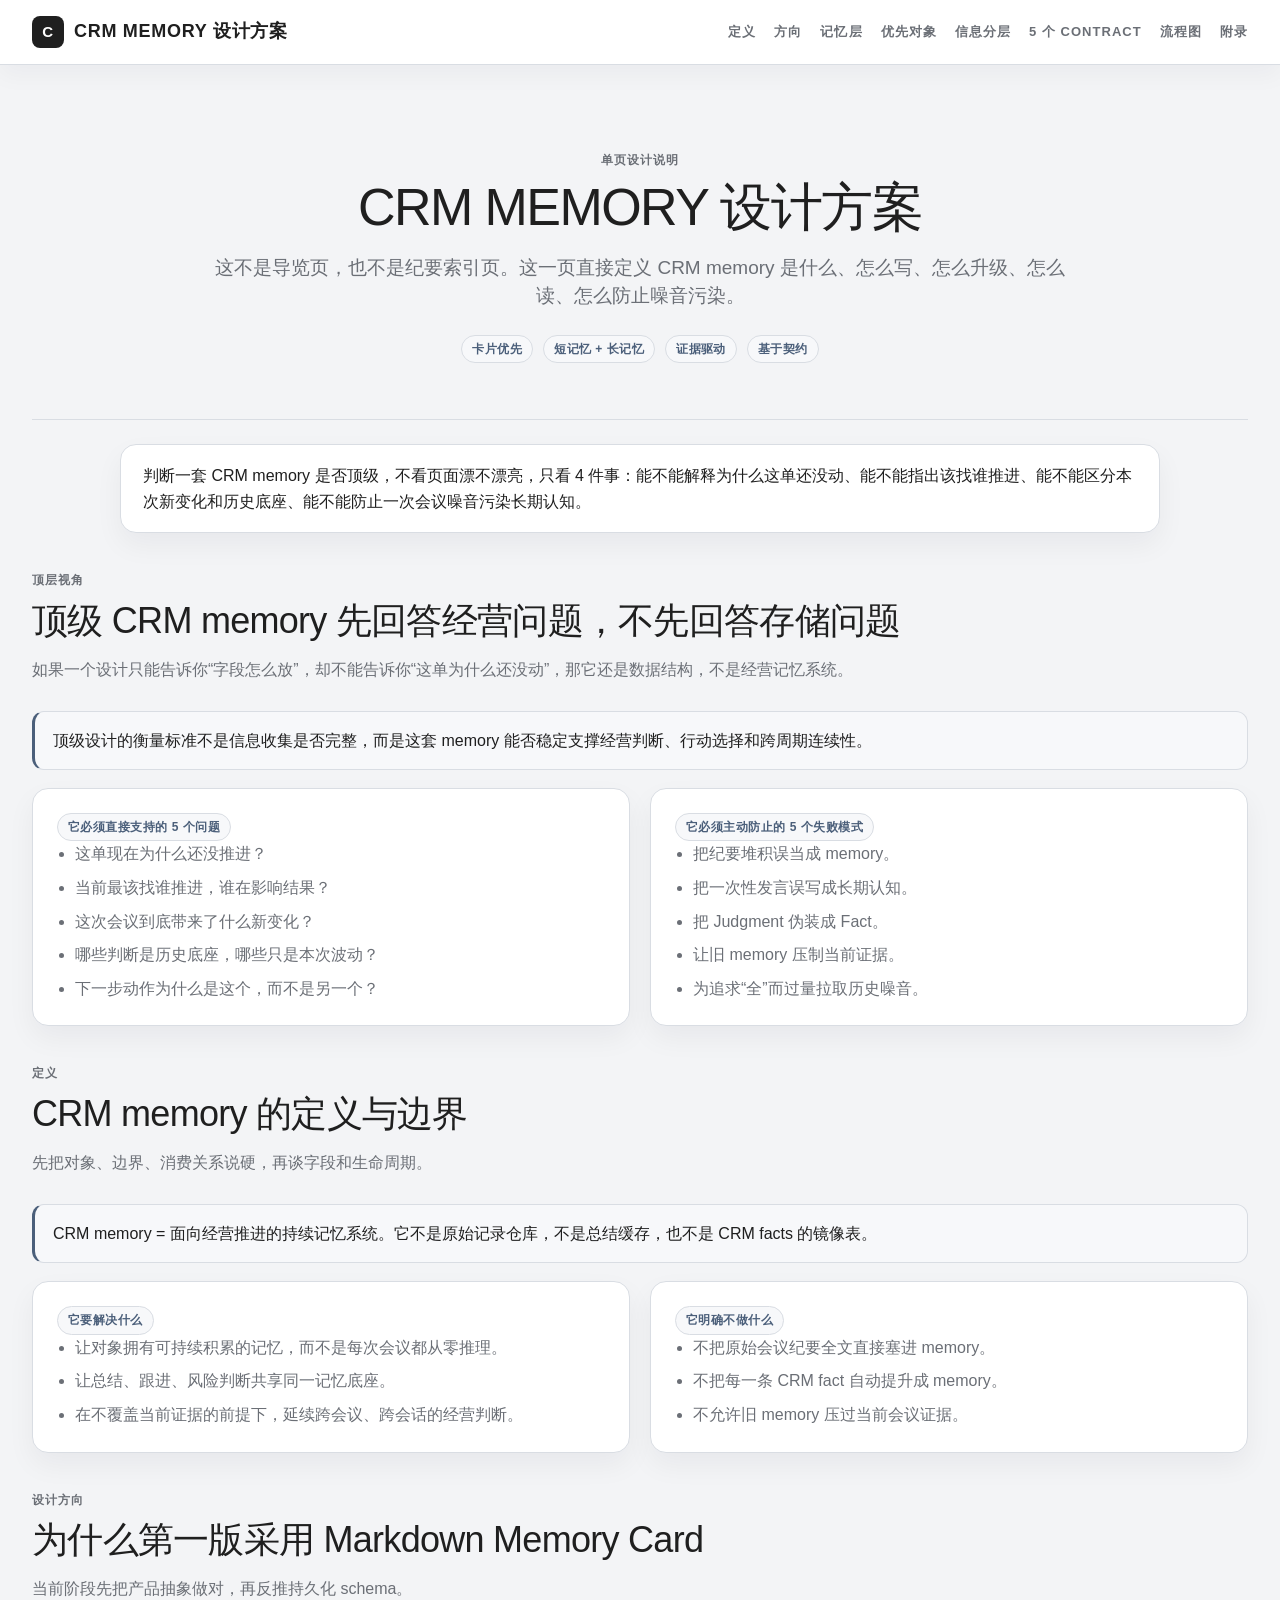
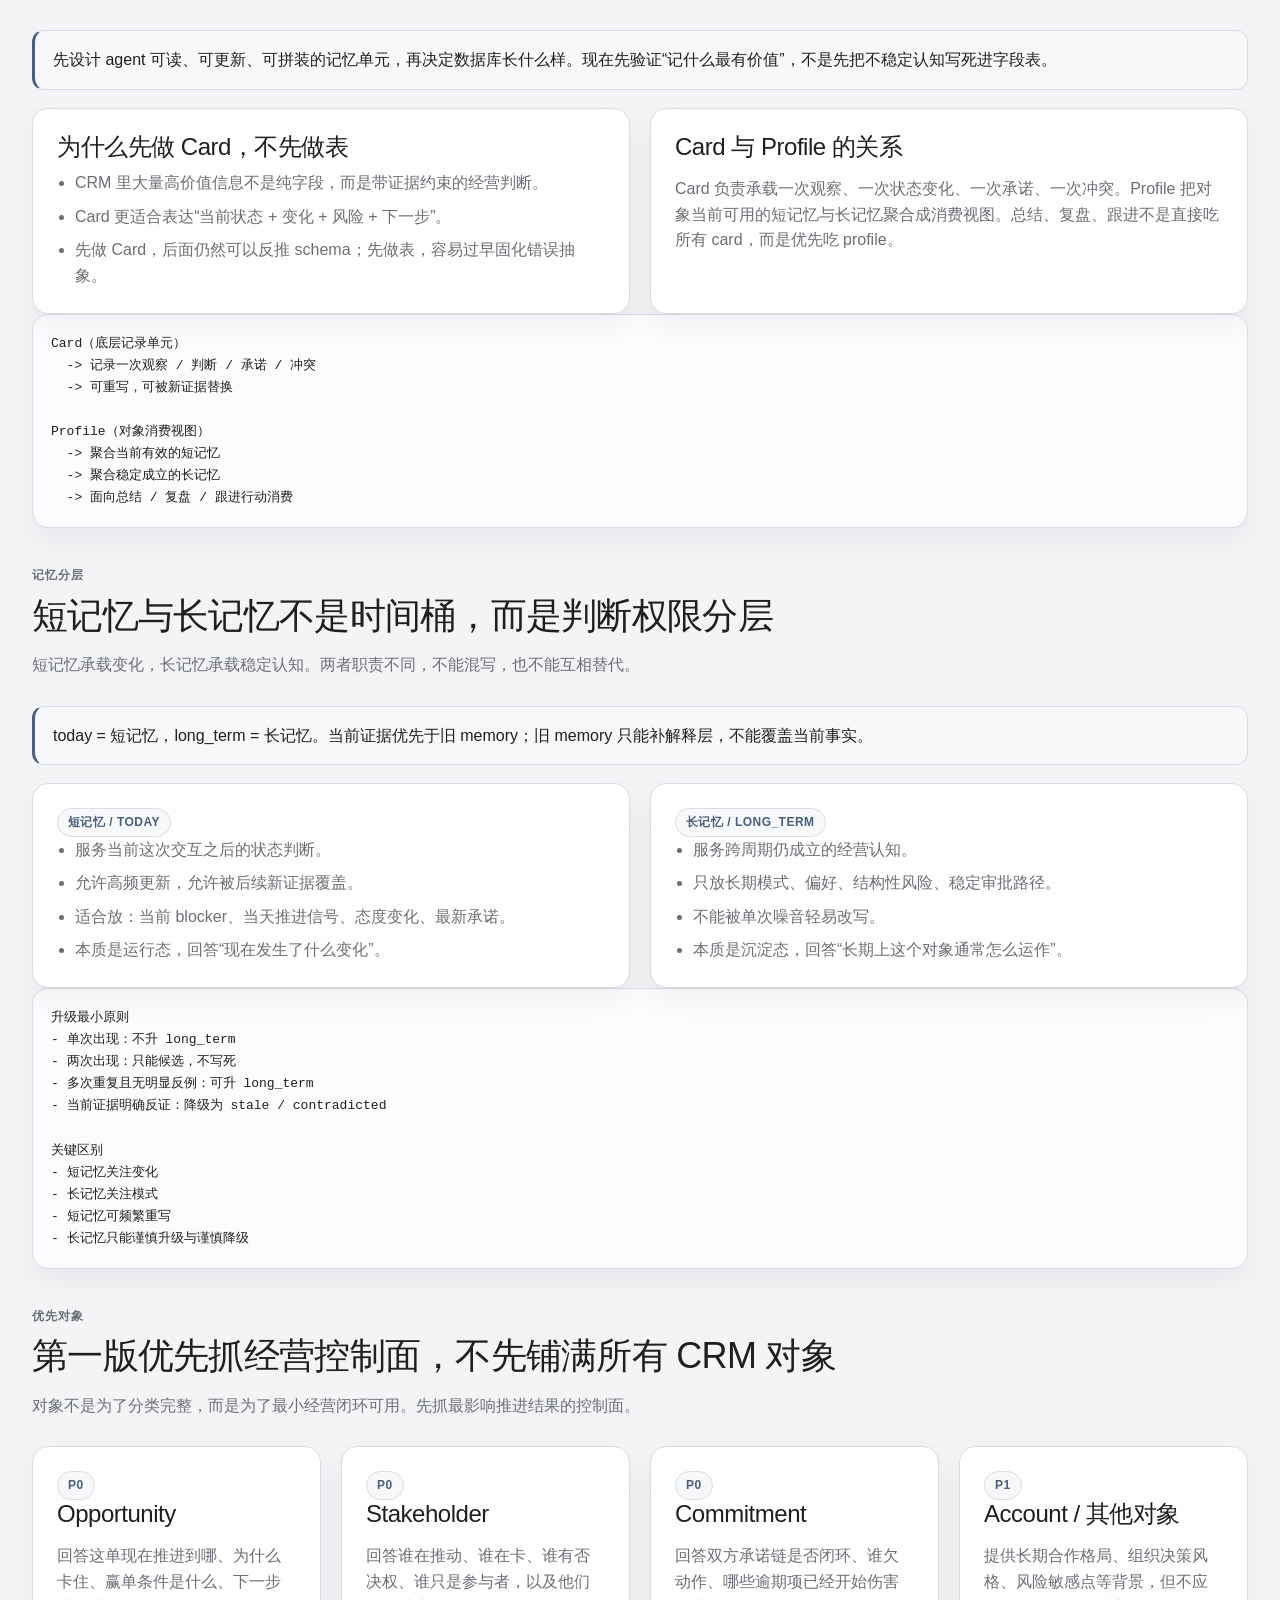
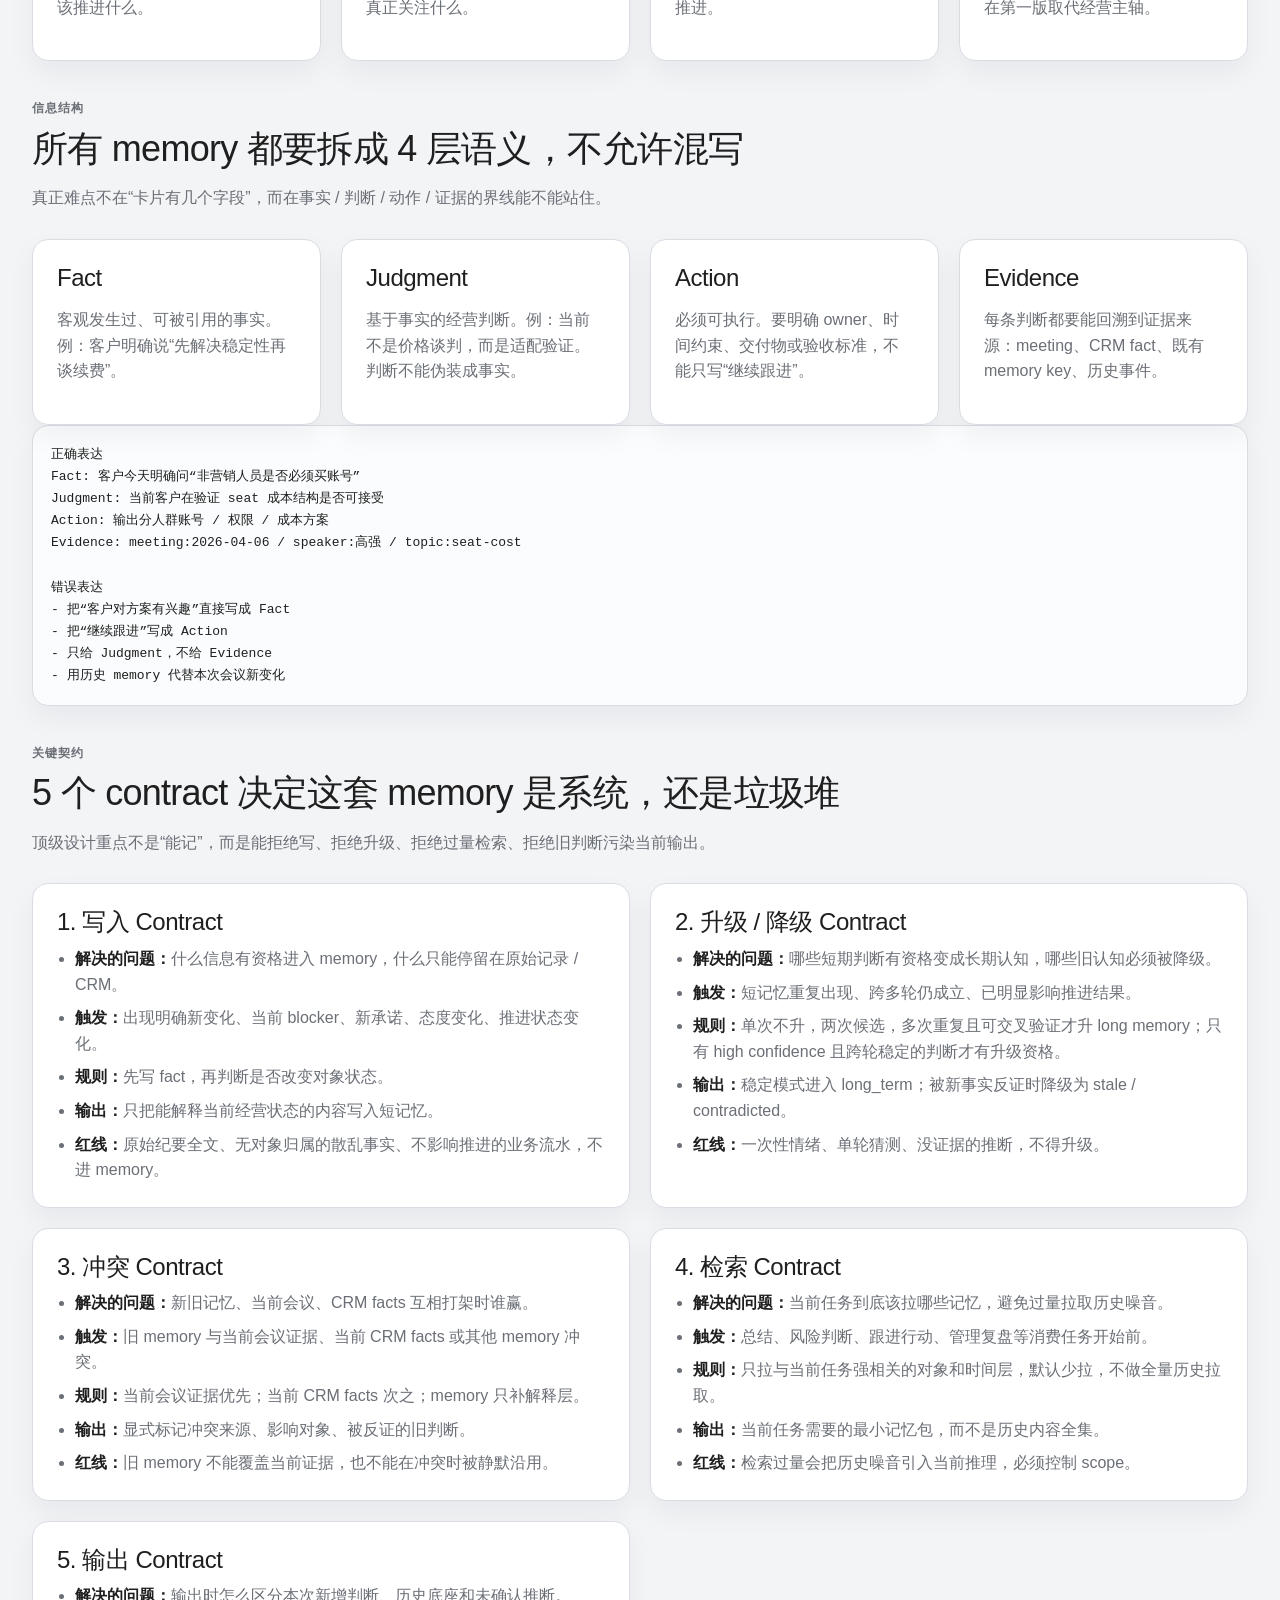
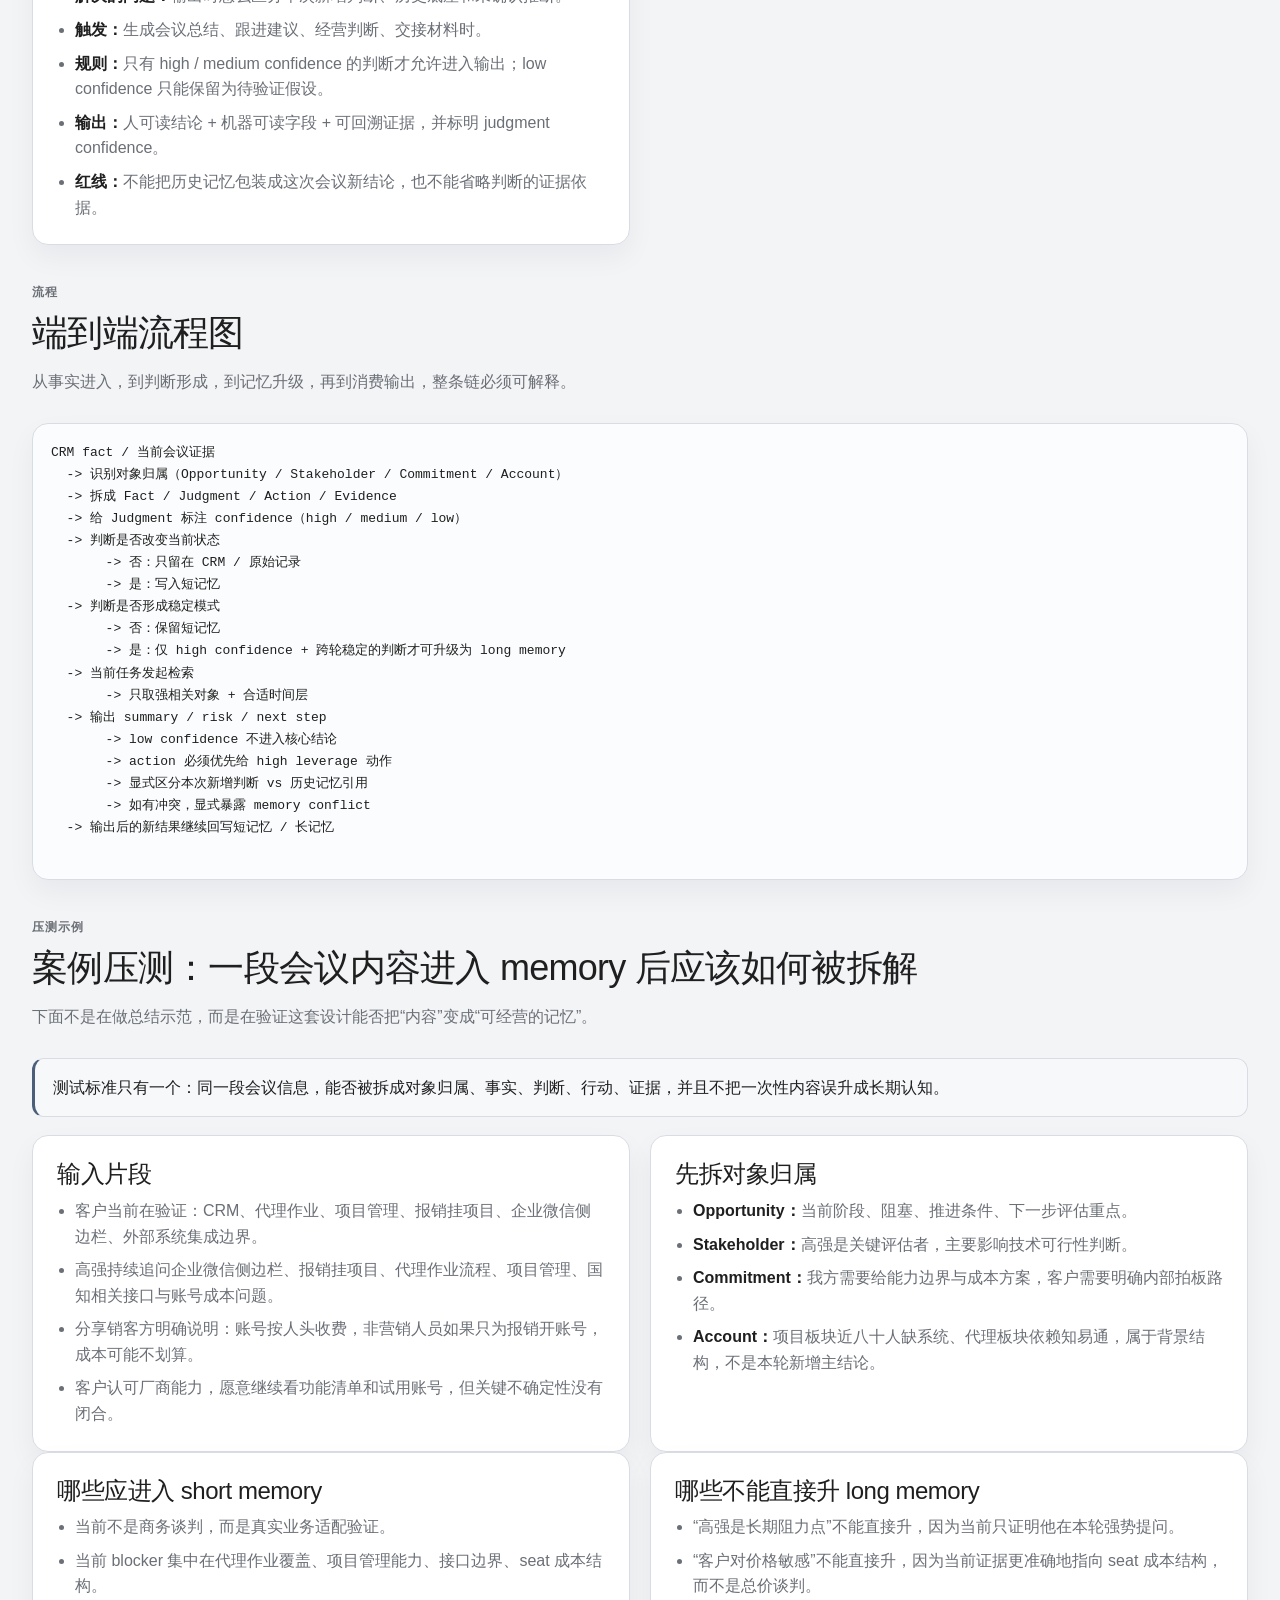
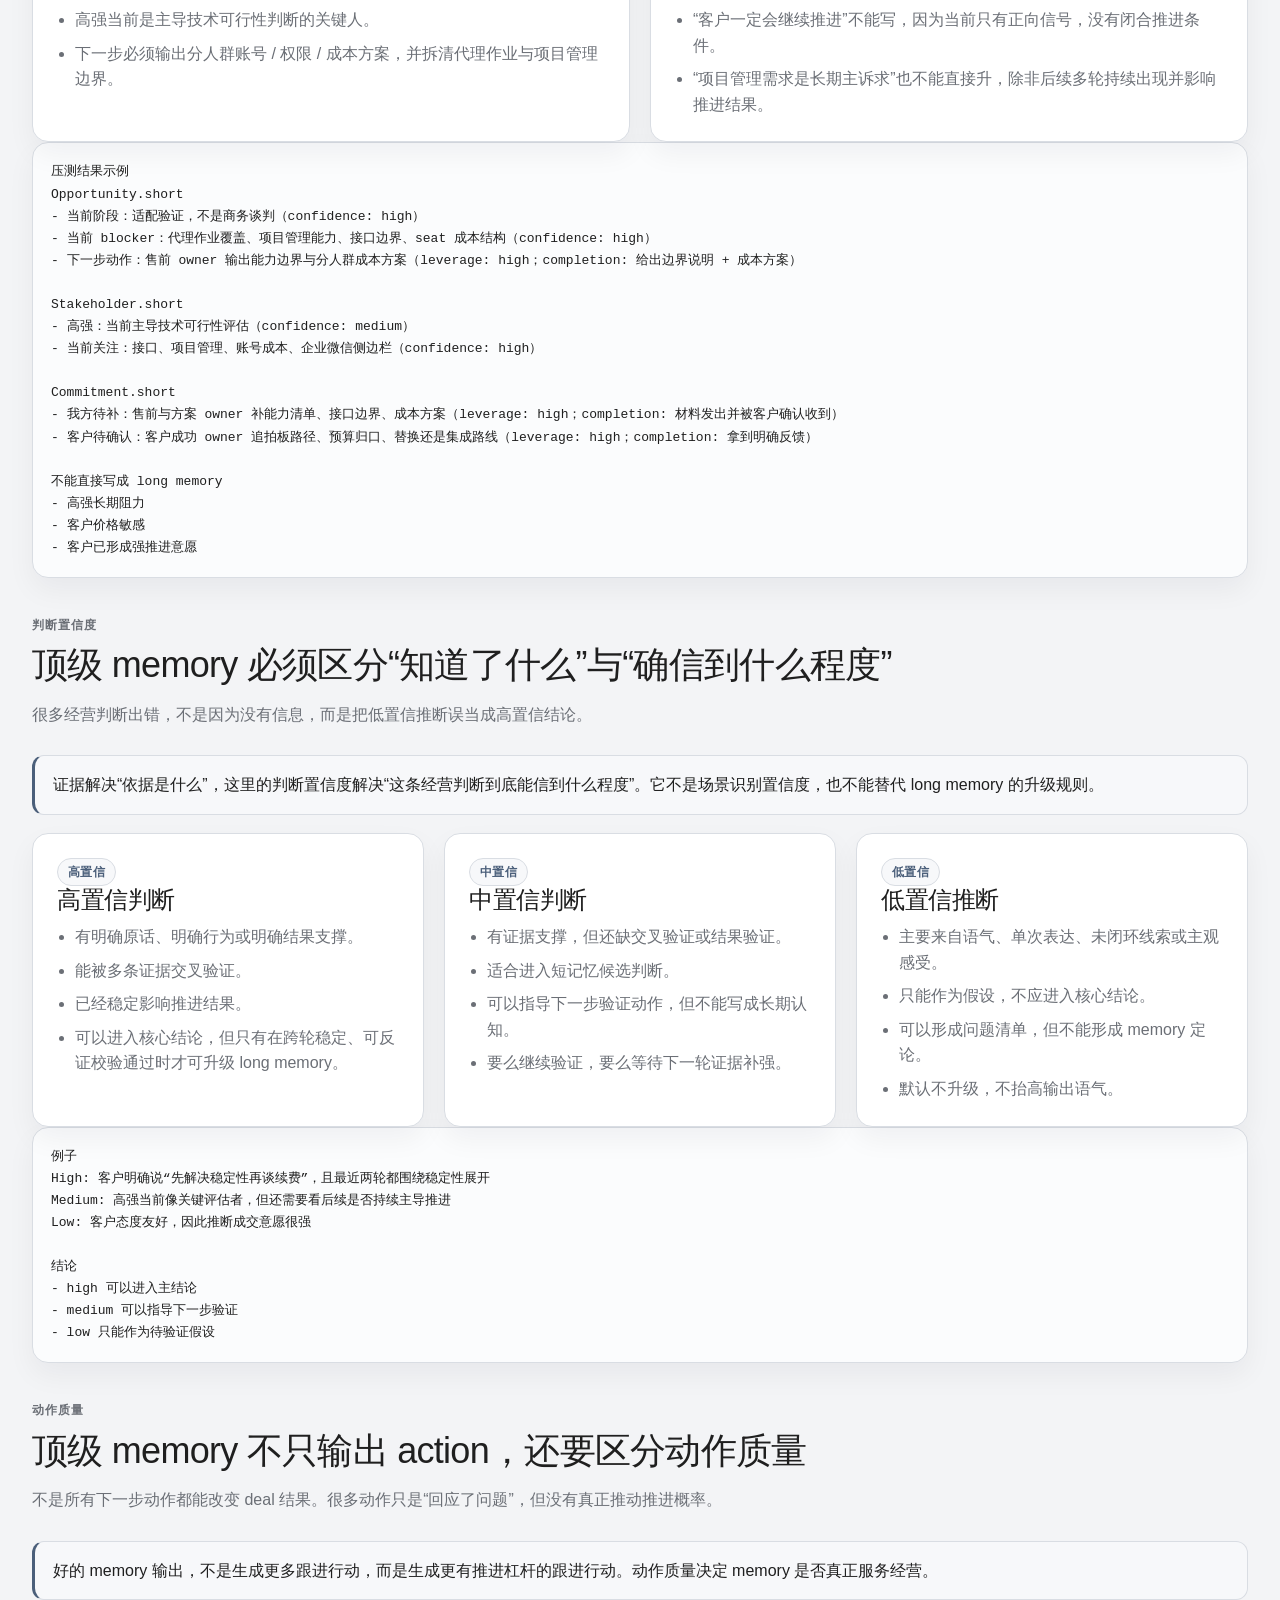
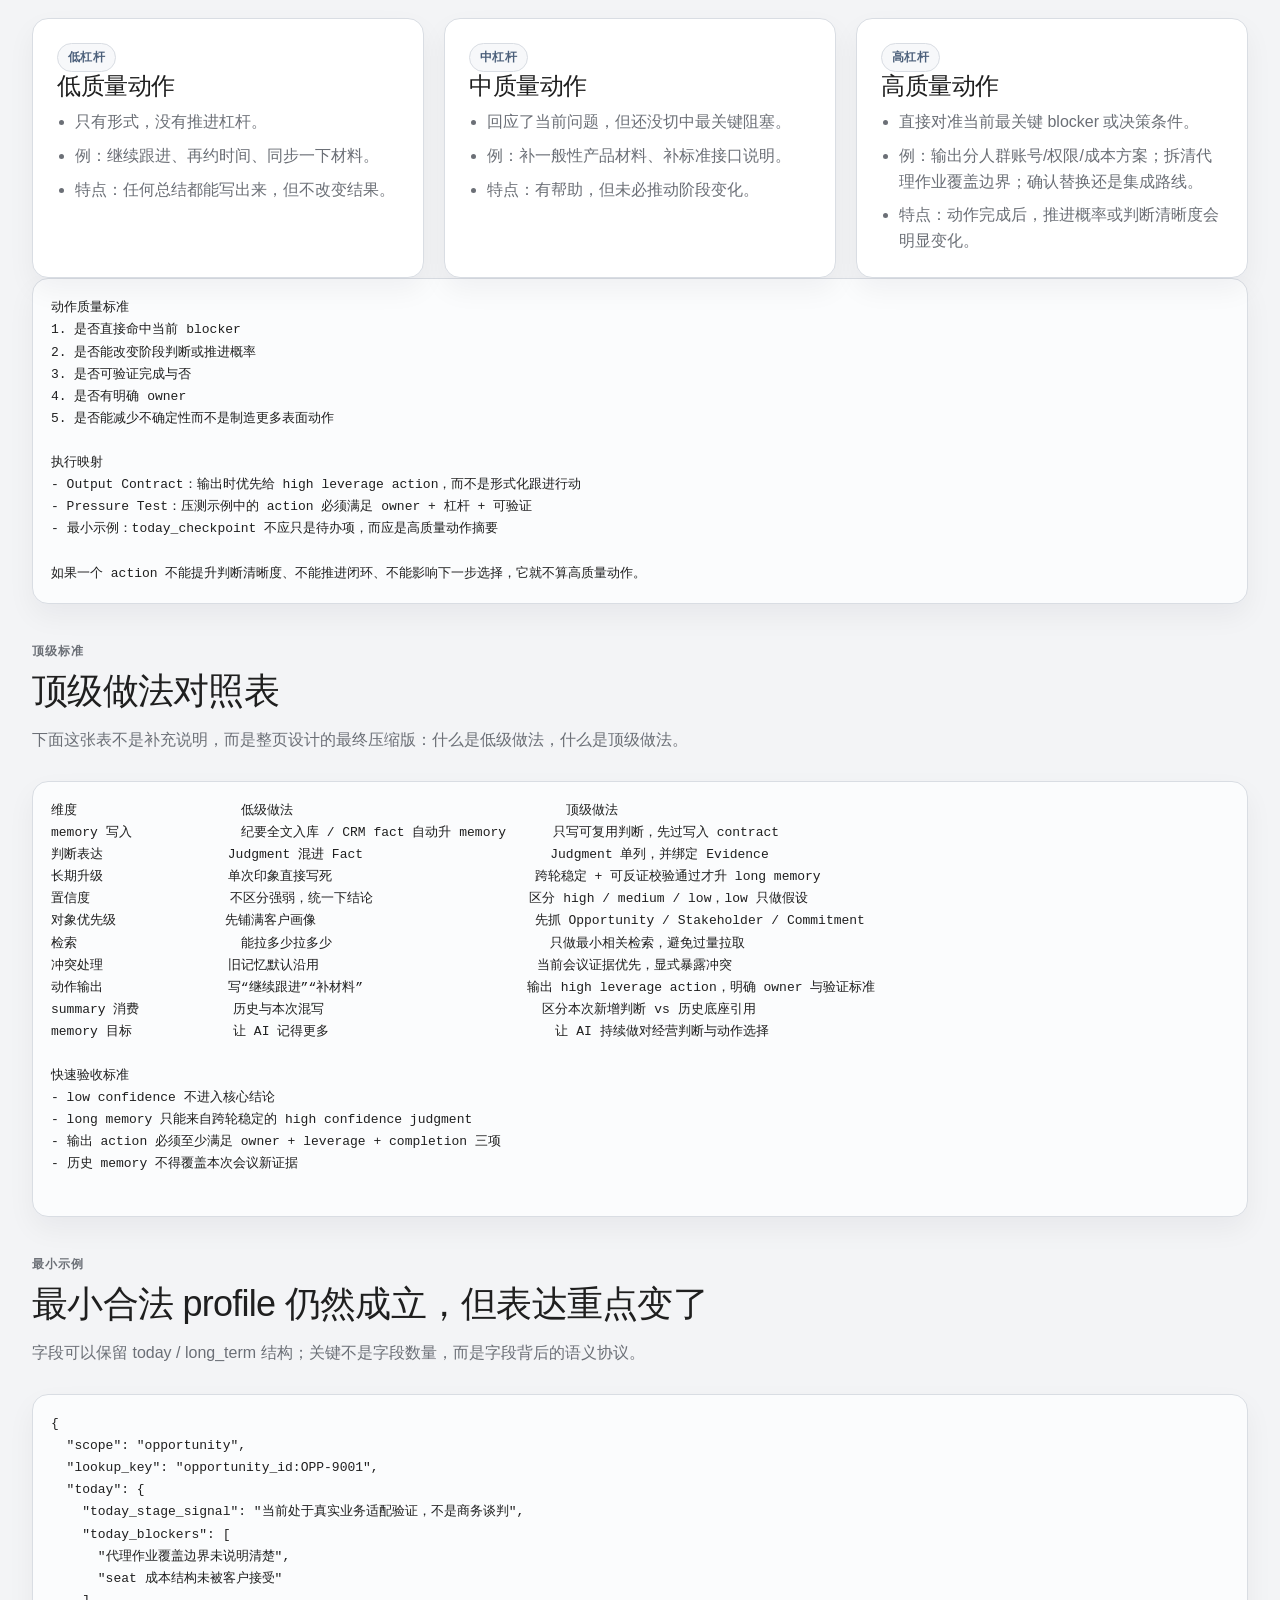
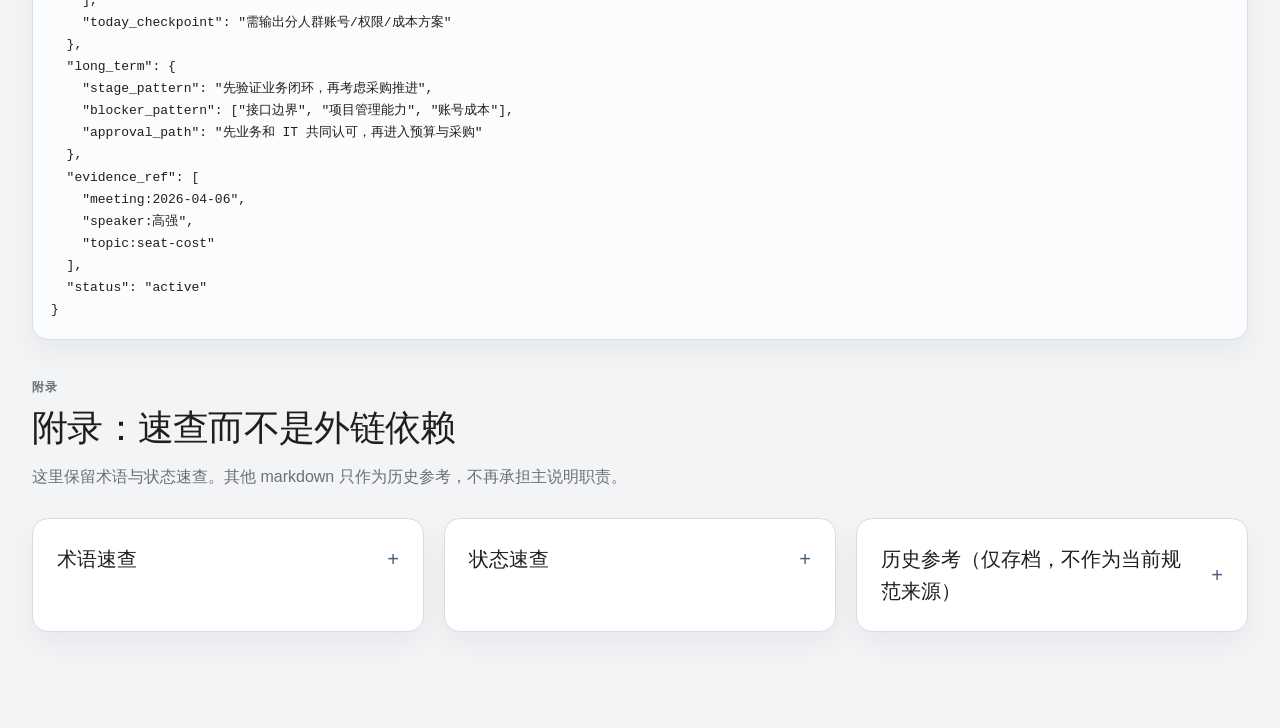
<file: memory/crm-meeting-summary/index.html>
<!DOCTYPE html>
<html lang="zh-CN">
<head>
  <meta charset="UTF-8" />
  <meta name="viewport" content="width=device-width, initial-scale=1.0" />
  <title>CRM Memory 设计方案</title>
  <link rel="icon" href="data:image/svg+xml,%3Csvg xmlns='http://www.w3.org/2000/svg' viewBox='0 0 64 64'%3E%3Crect width='64' height='64' rx='10' fill='%231a1a1a'/%3E%3Ctext x='32' y='41' text-anchor='middle' font-size='30' font-family='Arial,sans-serif' fill='%23ffffff'%3EC%3C/text%3E%3C/svg%3E" />
  <style>
    :root {
      --color-bg: #f3f4f6;
      --color-surface: #ffffff;
      --color-surface-soft: #f7f8fa;
      --color-text: #1f1f1f;
      --color-muted: #6b6f76;
      --color-border: #d9dde3;
      --color-accent: #4b5f7a;
      --color-focus: #23476b;
      --color-focus-ring: rgba(35, 71, 107, 0.18);
      --font-sans: Arial, system-ui, -apple-system, "Segoe UI", Roboto, Helvetica, sans-serif;
      --font-mono: SFMono-Regular, Menlo, Monaco, Consolas, "Liberation Mono", "Courier New", monospace;
      --radius-md: 16px;
      --space-3: 16px;
      --space-4: 24px;
      --space-5: 32px;
      --space-6: 40px;
      --border: 1px solid var(--color-border);
      --shadow-card: 0 12px 28px rgba(17, 24, 39, 0.05);
      --container-width: 1320px;
    }

    * { box-sizing: border-box; }

    html {
      scroll-behavior: smooth;
    }

    @media (prefers-reduced-motion: reduce) {
      html {
        scroll-behavior: auto;
      }
    }

    body {
      margin: 0;
      background: var(--color-bg);
      color: var(--color-text);
      font-family: var(--font-sans);
      font-size: 16px;
      line-height: 1.6;
      -webkit-font-smoothing: antialiased;
    }

    a { color: inherit; }

    .nav {
      position: sticky;
      top: 0;
      z-index: 20;
      display: flex;
      align-items: center;
      justify-content: space-between;
      gap: var(--space-4);
      padding: var(--space-3) var(--space-5);
      background: rgba(255, 255, 255, 0.96);
      border-bottom: var(--border);
      backdrop-filter: blur(10px);
      box-shadow: 0 10px 24px rgba(17, 24, 39, 0.04);
    }

    .nav-brand {
      display: flex;
      align-items: center;
      gap: 10px;
      min-width: 0;
      font-size: 18px;
      line-height: 1.2;
      font-weight: 700;
      letter-spacing: 0.04em;
      text-transform: uppercase;
    }

    .nav-mark {
      display: inline-flex;
      align-items: center;
      justify-content: center;
      width: 32px;
      height: 32px;
      border-radius: 8px;
      background: var(--color-text);
      color: #fff;
      font-size: 15px;
      font-weight: 700;
      flex: none;
    }

    .nav-links {
      display: flex;
      flex-wrap: wrap;
      gap: 18px;
      color: var(--color-muted);
      font-size: 13px;
      line-height: 1.2;
      font-weight: 700;
      letter-spacing: 0.08em;
      text-transform: uppercase;
    }

    .nav-links a {
      text-decoration: none;
      border-radius: 6px;
    }

    .plain-list a {
      color: var(--color-accent);
      text-decoration: underline;
      text-underline-offset: 3px;
    }

    .nav-links a:hover,
    .nav-links a:focus-visible {
      color: var(--color-accent);
    }

    .nav-links a:focus-visible {
      outline: 2px solid var(--color-focus);
      outline-offset: 3px;
      box-shadow: 0 0 0 4px var(--color-focus-ring);
    }

    .page {
      max-width: var(--container-width);
      margin: 0 auto;
      padding: 0 var(--space-5) 96px;
    }

    .hero {
      position: relative;
      padding: 88px 0 56px;
      border-bottom: var(--border);
    }

    .hero-inner {
      max-width: 1040px;
      margin: 0 auto;
      text-align: center;
    }

    .eyebrow,
    .section-label {
      margin-bottom: 12px;
      color: var(--color-muted);
      font-size: 12px;
      line-height: 1.2;
      font-weight: 700;
      letter-spacing: 0.08em;
      text-transform: uppercase;
    }

    h1, h2, h3 { margin: 0; }

    h1 {
      font-size: 52px;
      font-weight: 400;
      line-height: 1.08;
      letter-spacing: -0.03em;
      text-transform: uppercase;
      margin-bottom: 18px;
    }

    h2 {
      font-size: 36px;
      font-weight: 400;
      line-height: 1.15;
      letter-spacing: -0.02em;
      margin-bottom: 12px;
    }

    h3 {
      font-size: 24px;
      font-weight: 400;
      line-height: 1.15;
      letter-spacing: -0.02em;
      margin-bottom: 10px;
    }

    .hero p,
    .section-head p,
    .card p,
    details p,
    details li {
      color: var(--color-muted);
    }

    .hero p {
      max-width: 860px;
      margin: 0 auto 24px;
      font-size: 19px;
      line-height: 1.5;
    }

    .tag-row {
      display: flex;
      flex-wrap: wrap;
      justify-content: center;
      gap: 10px;
    }

    .tag,
    .card-label {
      display: inline-flex;
      align-items: center;
      width: fit-content;
      padding: 6px 10px;
      border-radius: 999px;
      background: var(--color-surface-soft);
      border: var(--border);
      color: var(--color-accent);
      font-size: 12px;
      line-height: 1.2;
      font-weight: 700;
      letter-spacing: 0.04em;
      text-transform: uppercase;
    }

    .hero-note,
    .card,
    .mono,
    details {
      background: var(--color-surface);
      border: var(--border);
      border-radius: var(--radius-md);
      box-shadow: var(--shadow-card);
    }

    .hero-note {
      max-width: 1040px;
      margin: 24px auto 0;
      padding: 18px 22px;
      color: var(--color-text);
      line-height: 1.6;
    }

    .section {
      padding-top: var(--space-6);
      scroll-margin-top: 96px;
    }

    .section-head {
      margin-bottom: 28px;
    }

    .grid {
      display: grid;
      gap: 20px;
    }

    .grid-2 { grid-template-columns: repeat(2, minmax(0, 1fr)); }
    .grid-3 { grid-template-columns: repeat(3, minmax(0, 1fr)); }
    .grid-4 { grid-template-columns: repeat(4, minmax(0, 1fr)); }

    .card,
    details {
      padding: 24px;
    }

    .card strong,
    details strong {
      color: var(--color-text);
    }

    .mono {
      padding: 18px;
      overflow-x: auto;
      white-space: pre-wrap;
      font-family: var(--font-mono);
      font-size: 13px;
      line-height: 1.7;
      color: var(--color-text);
      background: #fbfcfd;
    }

    .mini-list,
    .plain-list {
      margin: 0;
      padding-left: 18px;
      color: var(--color-muted);
    }

    .mini-list li + li,
    .plain-list li + li {
      margin-top: 8px;
    }

    .section-kicker {
      margin-bottom: 18px;
      padding: 16px 18px;
      border: var(--border);
      border-left: 3px solid var(--color-accent);
      border-radius: 12px;
      background: var(--color-surface-soft);
      color: var(--color-text);
      line-height: 1.6;
    }

    details summary {
      cursor: pointer;
      display: flex;
      align-items: center;
      justify-content: space-between;
      gap: 12px;
      font-size: 20px;
      color: var(--color-text);
      list-style: none;
    }

    details summary::after {
      content: "+";
      font-size: 20px;
      color: var(--color-accent);
      line-height: 1;
    }

    details[open] summary::after {
      content: "−";
    }

    details summary::-webkit-details-marker {
      display: none;
    }

    details[open] summary {
      margin-bottom: 12px;
    }

    @media (max-width: 1100px) {
      .grid-4 { grid-template-columns: repeat(2, minmax(0, 1fr)); }
      .grid-3 { grid-template-columns: 1fr; }
    }

    @media (max-width: 820px) {
      .nav {
        padding: 14px 18px;
        flex-direction: column;
        align-items: flex-start;
      }

      .page { padding: 0 18px 72px; }
      .hero { padding: 72px 0 48px; }
      h1 { font-size: 40px; }
      h2 { font-size: 30px; }
      .hero p { font-size: 18px; }
      .grid-2,
      .grid-4 { grid-template-columns: 1fr; }
    }
  </style>
</head>
<body>
  <div class="nav">
    <div class="nav-brand">
      <span class="nav-mark">C</span>
      <span>CRM Memory 设计方案</span>
    </div>
    <div class="nav-links">
      <a href="#definition">定义</a>
      <a href="#direction">方向</a>
      <a href="#layers">记忆层</a>
      <a href="#objects">优先对象</a>
      <a href="#structure">信息分层</a>
      <a href="#contracts">5 个 Contract</a>
      <a href="#flow">流程图</a>
      <a href="#appendix">附录</a>
    </div>
  </div>

  <main class="page">
    <section class="hero" id="definition">
      <div class="hero-inner">
        <div class="eyebrow">单页设计说明</div>
        <h1>CRM Memory 设计方案</h1>
        <p>这不是导览页，也不是纪要索引页。这一页直接定义 CRM memory 是什么、怎么写、怎么升级、怎么读、怎么防止噪音污染。</p>
        <div class="tag-row">
          <span class="tag">卡片优先</span>
          <span class="tag">短记忆 + 长记忆</span>
          <span class="tag">证据驱动</span>
          <span class="tag">基于契约</span>
        </div>
      </div>
    </section>

    <div class="hero-note">判断一套 CRM memory 是否顶级，不看页面漂不漂亮，只看 4 件事：能不能解释为什么这单还没动、能不能指出该找谁推进、能不能区分本次新变化和历史底座、能不能防止一次会议噪音污染长期认知。</div>

    <section class="section">
      <div class="section-head">
        <div class="section-label">顶层视角</div>
        <h2>顶级 CRM memory 先回答经营问题，不先回答存储问题</h2>
        <p>如果一个设计只能告诉你“字段怎么放”，却不能告诉你“这单为什么还没动”，那它还是数据结构，不是经营记忆系统。</p>
      </div>
      <div class="section-kicker">顶级设计的衡量标准不是信息收集是否完整，而是这套 memory 能否稳定支撑经营判断、行动选择和跨周期连续性。</div>
      <div class="grid grid-2">
        <article class="card">
          <span class="card-label">它必须直接支持的 5 个问题</span>
          <ul class="mini-list">
            <li>这单现在为什么还没推进？</li>
            <li>当前最该找谁推进，谁在影响结果？</li>
            <li>这次会议到底带来了什么新变化？</li>
            <li>哪些判断是历史底座，哪些只是本次波动？</li>
            <li>下一步动作为什么是这个，而不是另一个？</li>
          </ul>
        </article>
        <article class="card">
          <span class="card-label">它必须主动防止的 5 个失败模式</span>
          <ul class="mini-list">
            <li>把纪要堆积误当成 memory。</li>
            <li>把一次性发言误写成长期认知。</li>
            <li>把 Judgment 伪装成 Fact。</li>
            <li>让旧 memory 压制当前证据。</li>
            <li>为追求“全”而过量拉取历史噪音。</li>
          </ul>
        </article>
      </div>
    </section>

    <section class="section">
      <div class="section-head">
        <div class="section-label">定义</div>
        <h2>CRM memory 的定义与边界</h2>
        <p>先把对象、边界、消费关系说硬，再谈字段和生命周期。</p>
      </div>
      <div class="section-kicker">CRM memory = 面向经营推进的持续记忆系统。它不是原始记录仓库，不是总结缓存，也不是 CRM facts 的镜像表。</div>
      <div class="grid grid-2">
        <article class="card">
          <span class="card-label">它要解决什么</span>
          <ul class="mini-list">
            <li>让对象拥有可持续积累的记忆，而不是每次会议都从零推理。</li>
            <li>让总结、跟进、风险判断共享同一记忆底座。</li>
            <li>在不覆盖当前证据的前提下，延续跨会议、跨会话的经营判断。</li>
          </ul>
        </article>
        <article class="card">
          <span class="card-label">它明确不做什么</span>
          <ul class="mini-list">
            <li>不把原始会议纪要全文直接塞进 memory。</li>
            <li>不把每一条 CRM fact 自动提升成 memory。</li>
            <li>不允许旧 memory 压过当前会议证据。</li>
          </ul>
        </article>
      </div>
    </section>

    <section class="section" id="direction">
      <div class="section-head">
        <div class="section-label">设计方向</div>
        <h2>为什么第一版采用 Markdown Memory Card</h2>
        <p>当前阶段先把产品抽象做对，再反推持久化 schema。</p>
      </div>
      <div class="section-kicker">先设计 agent 可读、可更新、可拼装的记忆单元，再决定数据库长什么样。现在先验证“记什么最有价值”，不是先把不稳定认知写死进字段表。</div>
      <div class="grid grid-2">
        <article class="card">
          <h3>为什么先做 Card，不先做表</h3>
          <ul class="mini-list">
            <li>CRM 里大量高价值信息不是纯字段，而是带证据约束的经营判断。</li>
            <li>Card 更适合表达“当前状态 + 变化 + 风险 + 下一步”。</li>
            <li>先做 Card，后面仍然可以反推 schema；先做表，容易过早固化错误抽象。</li>
          </ul>
        </article>
        <article class="card">
          <h3>Card 与 Profile 的关系</h3>
          <p>Card 负责承载一次观察、一次状态变化、一次承诺、一次冲突。Profile 把对象当前可用的短记忆与长记忆聚合成消费视图。总结、复盘、跟进不是直接吃所有 card，而是优先吃 profile。</p>
        </article>
      </div>
      <div class="mono">Card（底层记录单元）
  -> 记录一次观察 / 判断 / 承诺 / 冲突
  -> 可重写，可被新证据替换

Profile（对象消费视图）
  -> 聚合当前有效的短记忆
  -> 聚合稳定成立的长记忆
  -> 面向总结 / 复盘 / 跟进行动消费</div>
    </section>

    <section class="section" id="layers">
      <div class="section-head">
        <div class="section-label">记忆分层</div>
        <h2>短记忆与长记忆不是时间桶，而是判断权限分层</h2>
        <p>短记忆承载变化，长记忆承载稳定认知。两者职责不同，不能混写，也不能互相替代。</p>
      </div>
      <div class="section-kicker">today = 短记忆，long_term = 长记忆。当前证据优先于旧 memory；旧 memory 只能补解释层，不能覆盖当前事实。</div>
      <div class="grid grid-2">
        <article class="card">
          <span class="card-label">短记忆 / today</span>
          <ul class="mini-list">
            <li>服务当前这次交互之后的状态判断。</li>
            <li>允许高频更新，允许被后续新证据覆盖。</li>
            <li>适合放：当前 blocker、当天推进信号、态度变化、最新承诺。</li>
            <li>本质是运行态，回答“现在发生了什么变化”。</li>
          </ul>
        </article>
        <article class="card">
          <span class="card-label">长记忆 / long_term</span>
          <ul class="mini-list">
            <li>服务跨周期仍成立的经营认知。</li>
            <li>只放长期模式、偏好、结构性风险、稳定审批路径。</li>
            <li>不能被单次噪音轻易改写。</li>
            <li>本质是沉淀态，回答“长期上这个对象通常怎么运作”。</li>
          </ul>
        </article>
      </div>
      <div class="mono">升级最小原则
- 单次出现：不升 long_term
- 两次出现：只能候选，不写死
- 多次重复且无明显反例：可升 long_term
- 当前证据明确反证：降级为 stale / contradicted

关键区别
- 短记忆关注变化
- 长记忆关注模式
- 短记忆可频繁重写
- 长记忆只能谨慎升级与谨慎降级</div>
    </section>

    <section class="section" id="objects">
      <div class="section-head">
        <div class="section-label">优先对象</div>
        <h2>第一版优先抓经营控制面，不先铺满所有 CRM 对象</h2>
        <p>对象不是为了分类完整，而是为了最小经营闭环可用。先抓最影响推进结果的控制面。</p>
      </div>
      <div class="grid grid-4">
        <article class="card">
          <span class="card-label">P0</span>
          <h3>Opportunity</h3>
          <p>回答这单现在推进到哪、为什么卡住、赢单条件是什么、下一步该推进什么。</p>
        </article>
        <article class="card">
          <span class="card-label">P0</span>
          <h3>Stakeholder</h3>
          <p>回答谁在推动、谁在卡、谁有否决权、谁只是参与者，以及他们真正关注什么。</p>
        </article>
        <article class="card">
          <span class="card-label">P0</span>
          <h3>Commitment</h3>
          <p>回答双方承诺链是否闭环、谁欠动作、哪些逾期项已经开始伤害推进。</p>
        </article>
        <article class="card">
          <span class="card-label">P1</span>
          <h3>Account / 其他对象</h3>
          <p>提供长期合作格局、组织决策风格、风险敏感点等背景，但不应在第一版取代经营主轴。</p>
        </article>
      </div>
    </section>

    <section class="section" id="structure">
      <div class="section-head">
        <div class="section-label">信息结构</div>
        <h2>所有 memory 都要拆成 4 层语义，不允许混写</h2>
        <p>真正难点不在“卡片有几个字段”，而在事实 / 判断 / 动作 / 证据的界线能不能站住。</p>
      </div>
      <div class="grid grid-4">
        <article class="card">
          <h3>Fact</h3>
          <p>客观发生过、可被引用的事实。例：客户明确说“先解决稳定性再谈续费”。</p>
        </article>
        <article class="card">
          <h3>Judgment</h3>
          <p>基于事实的经营判断。例：当前不是价格谈判，而是适配验证。判断不能伪装成事实。</p>
        </article>
        <article class="card">
          <h3>Action</h3>
          <p>必须可执行。要明确 owner、时间约束、交付物或验收标准，不能只写“继续跟进”。</p>
        </article>
        <article class="card">
          <h3>Evidence</h3>
          <p>每条判断都要能回溯到证据来源：meeting、CRM fact、既有 memory key、历史事件。</p>
        </article>
      </div>
      <div class="mono">正确表达
Fact: 客户今天明确问“非营销人员是否必须买账号”
Judgment: 当前客户在验证 seat 成本结构是否可接受
Action: 输出分人群账号 / 权限 / 成本方案
Evidence: meeting:2026-04-06 / speaker:高强 / topic:seat-cost

错误表达
- 把“客户对方案有兴趣”直接写成 Fact
- 把“继续跟进”写成 Action
- 只给 Judgment，不给 Evidence
- 用历史 memory 代替本次会议新变化</div>
    </section>

    <section class="section" id="contracts">
      <div class="section-head">
        <div class="section-label">关键契约</div>
        <h2>5 个 contract 决定这套 memory 是系统，还是垃圾堆</h2>
        <p>顶级设计重点不是“能记”，而是能拒绝写、拒绝升级、拒绝过量检索、拒绝旧判断污染当前输出。</p>
      </div>
      <div class="grid grid-2">
        <article class="card">
          <h3>1. 写入 Contract</h3>
          <ul class="mini-list">
            <li><strong>解决的问题：</strong>什么信息有资格进入 memory，什么只能停留在原始记录 / CRM。</li>
            <li><strong>触发：</strong>出现明确新变化、当前 blocker、新承诺、态度变化、推进状态变化。</li>
            <li><strong>规则：</strong>先写 fact，再判断是否改变对象状态。</li>
            <li><strong>输出：</strong>只把能解释当前经营状态的内容写入短记忆。</li>
            <li><strong>红线：</strong>原始纪要全文、无对象归属的散乱事实、不影响推进的业务流水，不进 memory。</li>
          </ul>
        </article>
        <article class="card">
          <h3>2. 升级 / 降级 Contract</h3>
          <ul class="mini-list">
            <li><strong>解决的问题：</strong>哪些短期判断有资格变成长期认知，哪些旧认知必须被降级。</li>
            <li><strong>触发：</strong>短记忆重复出现、跨多轮仍成立、已明显影响推进结果。</li>
            <li><strong>规则：</strong>单次不升，两次候选，多次重复且可交叉验证才升 long memory；只有 high confidence 且跨轮稳定的判断才有升级资格。</li>
            <li><strong>输出：</strong>稳定模式进入 long_term；被新事实反证时降级为 stale / contradicted。</li>
            <li><strong>红线：</strong>一次性情绪、单轮猜测、没证据的推断，不得升级。</li>
          </ul>
        </article>
        <article class="card">
          <h3>3. 冲突 Contract</h3>
          <ul class="mini-list">
            <li><strong>解决的问题：</strong>新旧记忆、当前会议、CRM facts 互相打架时谁赢。</li>
            <li><strong>触发：</strong>旧 memory 与当前会议证据、当前 CRM facts 或其他 memory 冲突。</li>
            <li><strong>规则：</strong>当前会议证据优先；当前 CRM facts 次之；memory 只补解释层。</li>
            <li><strong>输出：</strong>显式标记冲突来源、影响对象、被反证的旧判断。</li>
            <li><strong>红线：</strong>旧 memory 不能覆盖当前证据，也不能在冲突时被静默沿用。</li>
          </ul>
        </article>
        <article class="card">
          <h3>4. 检索 Contract</h3>
          <ul class="mini-list">
            <li><strong>解决的问题：</strong>当前任务到底该拉哪些记忆，避免过量拉取历史噪音。</li>
            <li><strong>触发：</strong>总结、风险判断、跟进行动、管理复盘等消费任务开始前。</li>
            <li><strong>规则：</strong>只拉与当前任务强相关的对象和时间层，默认少拉，不做全量历史拉取。</li>
            <li><strong>输出：</strong>当前任务需要的最小记忆包，而不是历史内容全集。</li>
            <li><strong>红线：</strong>检索过量会把历史噪音引入当前推理，必须控制 scope。</li>
          </ul>
        </article>
        <article class="card">
          <h3>5. 输出 Contract</h3>
          <ul class="mini-list">
            <li><strong>解决的问题：</strong>输出时怎么区分本次新增判断、历史底座和未确认推断。</li>
            <li><strong>触发：</strong>生成会议总结、跟进建议、经营判断、交接材料时。</li>
            <li><strong>规则：</strong>只有 high / medium confidence 的判断才允许进入输出；low confidence 只能保留为待验证假设。</li>
            <li><strong>输出：</strong>人可读结论 + 机器可读字段 + 可回溯证据，并标明 judgment confidence。</li>
            <li><strong>红线：</strong>不能把历史记忆包装成这次会议新结论，也不能省略判断的证据依据。</li>
          </ul>
        </article>
      </div>
    </section>

    <section class="section" id="flow">
      <div class="section-head">
        <div class="section-label">流程</div>
        <h2>端到端流程图</h2>
        <p>从事实进入，到判断形成，到记忆升级，再到消费输出，整条链必须可解释。</p>
      </div>
      <div class="mono">CRM fact / 当前会议证据
  -> 识别对象归属（Opportunity / Stakeholder / Commitment / Account）
  -> 拆成 Fact / Judgment / Action / Evidence
  -> 给 Judgment 标注 confidence（high / medium / low）
  -> 判断是否改变当前状态
       -> 否：只留在 CRM / 原始记录
       -> 是：写入短记忆
  -> 判断是否形成稳定模式
       -> 否：保留短记忆
       -> 是：仅 high confidence + 跨轮稳定的判断才可升级为 long memory
  -> 当前任务发起检索
       -> 只取强相关对象 + 合适时间层
  -> 输出 summary / risk / next step
       -> low confidence 不进入核心结论
       -> action 必须优先给 high leverage 动作
       -> 显式区分本次新增判断 vs 历史记忆引用
       -> 如有冲突，显式暴露 memory conflict
  -> 输出后的新结果继续回写短记忆 / 长记忆
    </section>

    <section class="section">
      <div class="section-head">
        <div class="section-label">压测示例</div>
        <h2>案例压测：一段会议内容进入 memory 后应该如何被拆解</h2>
        <p>下面不是在做总结示范，而是在验证这套设计能否把“内容”变成“可经营的记忆”。</p>
      </div>
      <div class="section-kicker">测试标准只有一个：同一段会议信息，能否被拆成对象归属、事实、判断、行动、证据，并且不把一次性内容误升成长期认知。</div>
      <div class="grid grid-2">
        <article class="card">
          <h3>输入片段</h3>
          <ul class="mini-list">
            <li>客户当前在验证：CRM、代理作业、项目管理、报销挂项目、企业微信侧边栏、外部系统集成边界。</li>
            <li>高强持续追问企业微信侧边栏、报销挂项目、代理作业流程、项目管理、国知相关接口与账号成本问题。</li>
            <li>分享销客方明确说明：账号按人头收费，非营销人员如果只为报销开账号，成本可能不划算。</li>
            <li>客户认可厂商能力，愿意继续看功能清单和试用账号，但关键不确定性没有闭合。</li>
          </ul>
        </article>
        <article class="card">
          <h3>先拆对象归属</h3>
          <ul class="mini-list">
            <li><strong>Opportunity：</strong>当前阶段、阻塞、推进条件、下一步评估重点。</li>
            <li><strong>Stakeholder：</strong>高强是关键评估者，主要影响技术可行性判断。</li>
            <li><strong>Commitment：</strong>我方需要给能力边界与成本方案，客户需要明确内部拍板路径。</li>
            <li><strong>Account：</strong>项目板块近八十人缺系统、代理板块依赖知易通，属于背景结构，不是本轮新增主结论。</li>
          </ul>
        </article>
      </div>
      <div class="grid grid-2">
        <article class="card">
          <h3>哪些应进入 short memory</h3>
          <ul class="mini-list">
            <li>当前不是商务谈判，而是真实业务适配验证。</li>
            <li>当前 blocker 集中在代理作业覆盖、项目管理能力、接口边界、seat 成本结构。</li>
            <li>高强当前是主导技术可行性判断的关键人。</li>
            <li>下一步必须输出分人群账号 / 权限 / 成本方案，并拆清代理作业与项目管理边界。</li>
          </ul>
        </article>
        <article class="card">
          <h3>哪些不能直接升 long memory</h3>
          <ul class="mini-list">
            <li>“高强是长期阻力点”不能直接升，因为当前只证明他在本轮强势提问。</li>
            <li>“客户对价格敏感”不能直接升，因为当前证据更准确地指向 seat 成本结构，而不是总价谈判。</li>
            <li>“客户一定会继续推进”不能写，因为当前只有正向信号，没有闭合推进条件。</li>
            <li>“项目管理需求是长期主诉求”也不能直接升，除非后续多轮持续出现并影响推进结果。</li>
          </ul>
        </article>
      </div>
      <div class="mono">压测结果示例
Opportunity.short
- 当前阶段：适配验证，不是商务谈判（confidence: high）
- 当前 blocker：代理作业覆盖、项目管理能力、接口边界、seat 成本结构（confidence: high）
- 下一步动作：售前 owner 输出能力边界与分人群成本方案（leverage: high；completion: 给出边界说明 + 成本方案）

Stakeholder.short
- 高强：当前主导技术可行性评估（confidence: medium）
- 当前关注：接口、项目管理、账号成本、企业微信侧边栏（confidence: high）

Commitment.short
- 我方待补：售前与方案 owner 补能力清单、接口边界、成本方案（leverage: high；completion: 材料发出并被客户确认收到）
- 客户待确认：客户成功 owner 追拍板路径、预算归口、替换还是集成路线（leverage: high；completion: 拿到明确反馈）

不能直接写成 long memory
- 高强长期阻力
- 客户价格敏感
- 客户已形成强推进意愿</div>
    </section>

    <section class="section">
      <div class="section-head">
        <div class="section-label">判断置信度</div>
        <h2>顶级 memory 必须区分“知道了什么”与“确信到什么程度”</h2>
        <p>很多经营判断出错，不是因为没有信息，而是把低置信推断误当成高置信结论。</p>
      </div>
      <div class="section-kicker">证据解决“依据是什么”，这里的判断置信度解决“这条经营判断到底能信到什么程度”。它不是场景识别置信度，也不能替代 long memory 的升级规则。</div>
      <div class="grid grid-3">
        <article class="card">
          <span class="card-label">高置信</span>
          <h3>高置信判断</h3>
          <ul class="mini-list">
            <li>有明确原话、明确行为或明确结果支撑。</li>
            <li>能被多条证据交叉验证。</li>
            <li>已经稳定影响推进结果。</li>
            <li>可以进入核心结论，但只有在跨轮稳定、可反证校验通过时才可升级 long memory。</li>
          </ul>
        </article>
        <article class="card">
          <span class="card-label">中置信</span>
          <h3>中置信判断</h3>
          <ul class="mini-list">
            <li>有证据支撑，但还缺交叉验证或结果验证。</li>
            <li>适合进入短记忆候选判断。</li>
            <li>可以指导下一步验证动作，但不能写成长期认知。</li>
            <li>要么继续验证，要么等待下一轮证据补强。</li>
          </ul>
        </article>
        <article class="card">
          <span class="card-label">低置信</span>
          <h3>低置信推断</h3>
          <ul class="mini-list">
            <li>主要来自语气、单次表达、未闭环线索或主观感受。</li>
            <li>只能作为假设，不应进入核心结论。</li>
            <li>可以形成问题清单，但不能形成 memory 定论。</li>
            <li>默认不升级，不抬高输出语气。</li>
          </ul>
        </article>
      </div>
      <div class="mono">例子
High: 客户明确说“先解决稳定性再谈续费”，且最近两轮都围绕稳定性展开
Medium: 高强当前像关键评估者，但还需要看后续是否持续主导推进
Low: 客户态度友好，因此推断成交意愿很强

结论
- high 可以进入主结论
- medium 可以指导下一步验证
- low 只能作为待验证假设</div>
    </section>

    <section class="section">
      <div class="section-head">
        <div class="section-label">动作质量</div>
        <h2>顶级 memory 不只输出 action，还要区分动作质量</h2>
        <p>不是所有下一步动作都能改变 deal 结果。很多动作只是“回应了问题”，但没有真正推动推进概率。</p>
      </div>
      <div class="section-kicker">好的 memory 输出，不是生成更多跟进行动，而是生成更有推进杠杆的跟进行动。动作质量决定 memory 是否真正服务经营。</div>
      <div class="grid grid-3">
        <article class="card">
          <span class="card-label">低杠杆</span>
          <h3>低质量动作</h3>
          <ul class="mini-list">
            <li>只有形式，没有推进杠杆。</li>
            <li>例：继续跟进、再约时间、同步一下材料。</li>
            <li>特点：任何总结都能写出来，但不改变结果。</li>
          </ul>
        </article>
        <article class="card">
          <span class="card-label">中杠杆</span>
          <h3>中质量动作</h3>
          <ul class="mini-list">
            <li>回应了当前问题，但还没切中最关键阻塞。</li>
            <li>例：补一般性产品材料、补标准接口说明。</li>
            <li>特点：有帮助，但未必推动阶段变化。</li>
          </ul>
        </article>
        <article class="card">
          <span class="card-label">高杠杆</span>
          <h3>高质量动作</h3>
          <ul class="mini-list">
            <li>直接对准当前最关键 blocker 或决策条件。</li>
            <li>例：输出分人群账号/权限/成本方案；拆清代理作业覆盖边界；确认替换还是集成路线。</li>
            <li>特点：动作完成后，推进概率或判断清晰度会明显变化。</li>
          </ul>
        </article>
      </div>
      <div class="mono">动作质量标准
1. 是否直接命中当前 blocker
2. 是否能改变阶段判断或推进概率
3. 是否可验证完成与否
4. 是否有明确 owner
5. 是否能减少不确定性而不是制造更多表面动作

执行映射
- Output Contract：输出时优先给 high leverage action，而不是形式化跟进行动
- Pressure Test：压测示例中的 action 必须满足 owner + 杠杆 + 可验证
- 最小示例：today_checkpoint 不应只是待办项，而应是高质量动作摘要

如果一个 action 不能提升判断清晰度、不能推进闭环、不能影响下一步选择，它就不算高质量动作。</div>
    </section>

    <section class="section">
      <div class="section-head">
        <div class="section-label">顶级标准</div>
        <h2>顶级做法对照表</h2>
        <p>下面这张表不是补充说明，而是整页设计的最终压缩版：什么是低级做法，什么是顶级做法。</p>
      </div>
      <div class="mono">维度                     低级做法                                   顶级做法
memory 写入              纪要全文入库 / CRM fact 自动升 memory      只写可复用判断，先过写入 contract
判断表达                Judgment 混进 Fact                        Judgment 单列，并绑定 Evidence
长期升级                单次印象直接写死                          跨轮稳定 + 可反证校验通过才升 long memory
置信度                  不区分强弱，统一下结论                    区分 high / medium / low，low 只做假设
对象优先级              先铺满客户画像                            先抓 Opportunity / Stakeholder / Commitment
检索                     能拉多少拉多少                            只做最小相关检索，避免过量拉取
冲突处理                旧记忆默认沿用                            当前会议证据优先，显式暴露冲突
动作输出                写“继续跟进”“补材料”                     输出 high leverage action，明确 owner 与验证标准
summary 消费            历史与本次混写                            区分本次新增判断 vs 历史底座引用
memory 目标             让 AI 记得更多                             让 AI 持续做对经营判断与动作选择

快速验收标准
- low confidence 不进入核心结论
- long memory 只能来自跨轮稳定的 high confidence judgment
- 输出 action 必须至少满足 owner + leverage + completion 三项
- 历史 memory 不得覆盖本次会议新证据
    </section>

    <section class="section">
      <div class="section-head">
        <div class="section-label">最小示例</div>
        <h2>最小合法 profile 仍然成立，但表达重点变了</h2>
        <p>字段可以保留 today / long_term 结构；关键不是字段数量，而是字段背后的语义协议。</p>
      </div>
      <div class="mono">{
  "scope": "opportunity",
  "lookup_key": "opportunity_id:OPP-9001",
  "today": {
    "today_stage_signal": "当前处于真实业务适配验证，不是商务谈判",
    "today_blockers": [
      "代理作业覆盖边界未说明清楚",
      "seat 成本结构未被客户接受"
    ],
    "today_checkpoint": "需输出分人群账号/权限/成本方案"
  },
  "long_term": {
    "stage_pattern": "先验证业务闭环，再考虑采购推进",
    "blocker_pattern": ["接口边界", "项目管理能力", "账号成本"],
    "approval_path": "先业务和 IT 共同认可，再进入预算与采购"
  },
  "evidence_ref": [
    "meeting:2026-04-06",
    "speaker:高强",
    "topic:seat-cost"
  ],
  "status": "active"
}</div>
    </section>

    <section class="section" id="appendix">
      <div class="section-head">
        <div class="section-label">附录</div>
        <h2>附录：速查而不是外链依赖</h2>
        <p>这里保留术语与状态速查。其他 markdown 只作为历史参考，不再承担主说明职责。</p>
      </div>
      <div class="grid grid-3">
        <details>
          <summary>术语速查</summary>
          <ul class="plain-list">
            <li><strong>Card：</strong>底层记录单元，记录一次观察、判断、承诺或冲突。</li>
            <li><strong>Profile：</strong>对象消费视图，聚合短记忆 / 长记忆。</li>
            <li><strong>Short Memory：</strong>当前状态层，对应 today。</li>
            <li><strong>Long Memory：</strong>稳定模式层，对应 long_term。</li>
          </ul>
        </details>
        <details>
          <summary>状态速查</summary>
          <ul class="plain-list">
            <li><strong>active：</strong>当前仍有效，且近期有证据支撑。</li>
            <li><strong>stale：</strong>长期未确认，但没有被明确反证。</li>
            <li><strong>contradicted：</strong>被当前证据明确反证。</li>
            <li><strong>archived：</strong>已归档，不参与默认读取。</li>
          </ul>
        </details>
        <details>
          <summary>历史参考（仅存档，不作为当前规范来源）</summary>
          <ul class="plain-list">
            <li><a href="README.md">README.md</a>：早期目标、边界与阅读顺序存档。</li>
            <li><a href="schema.md">schema.md</a>：早期字段字典与对象级 profile 结构存档。</li>
            <li><a href="lifecycle.md">lifecycle.md</a>：早期升级路径与状态迁移细节存档。</li>
          </ul>
        </details>
      </div>
    </section>
  </main>
</body>
</html>
</file>
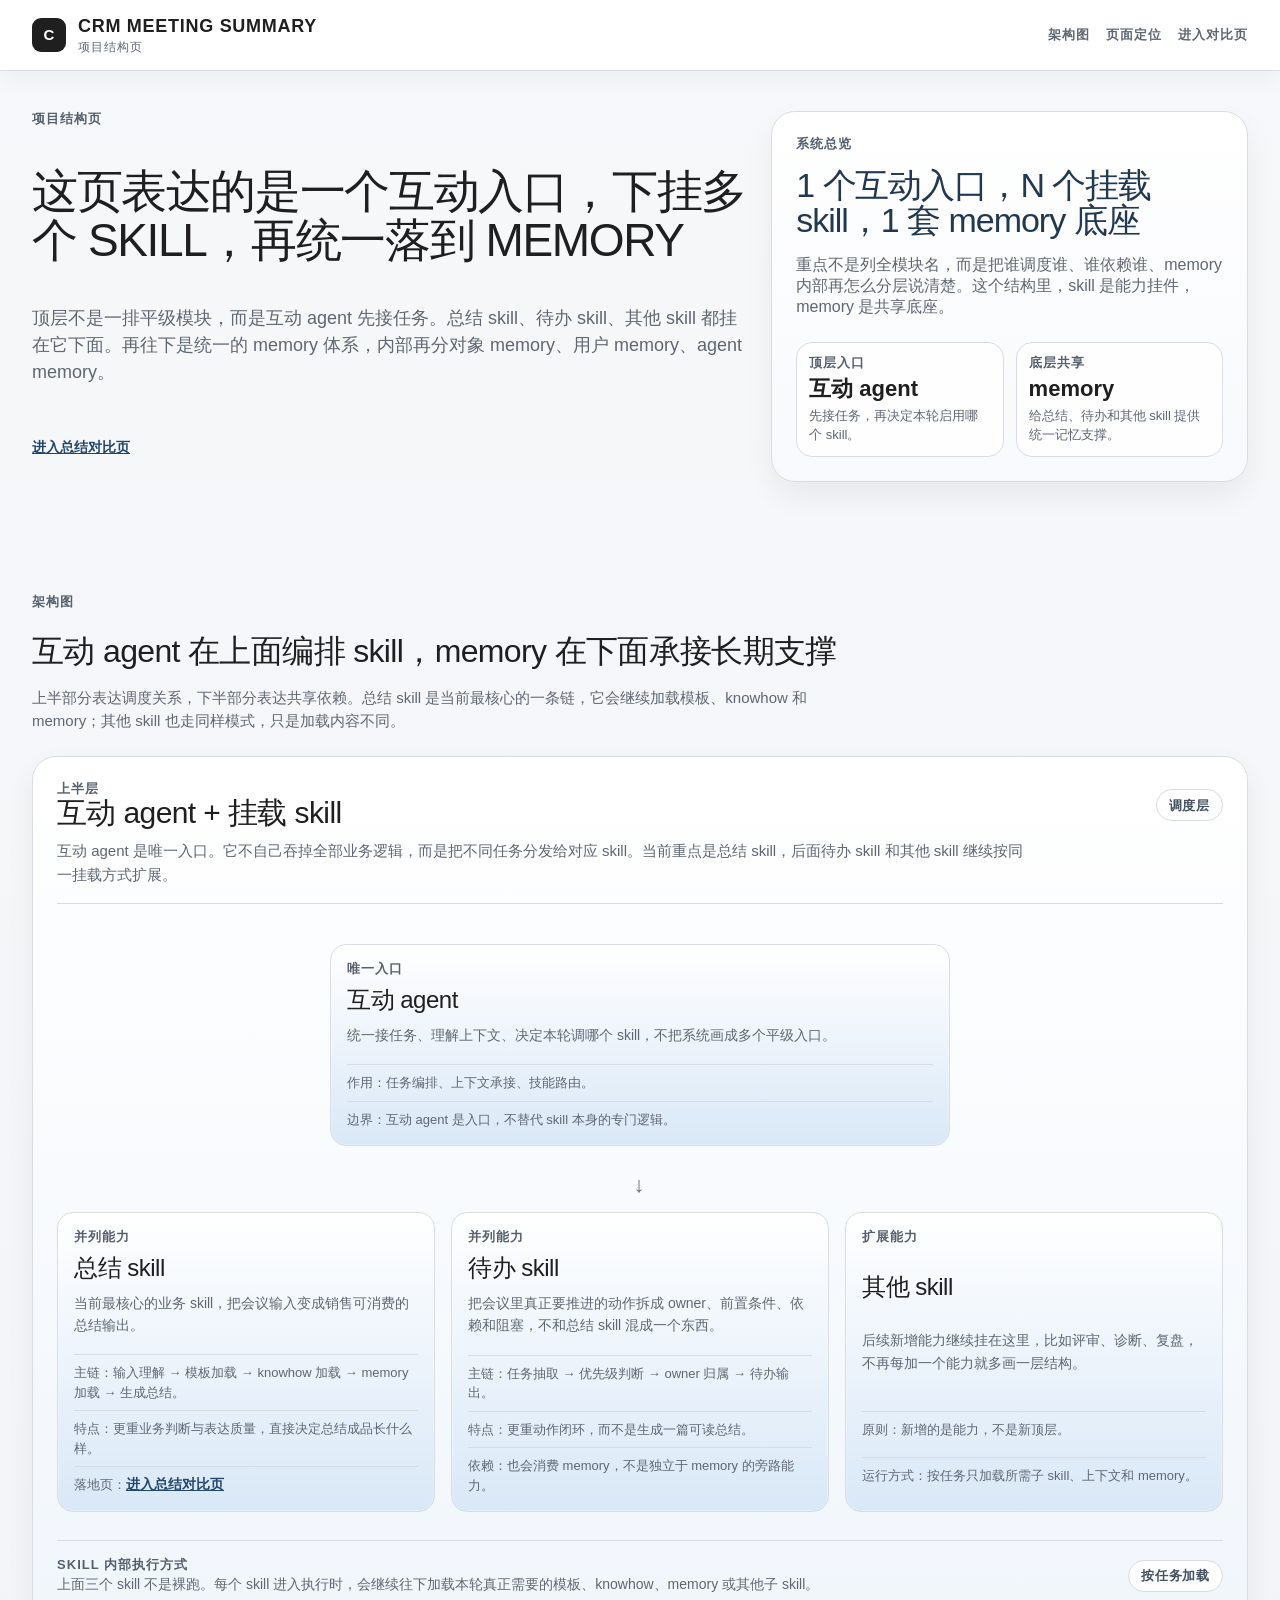
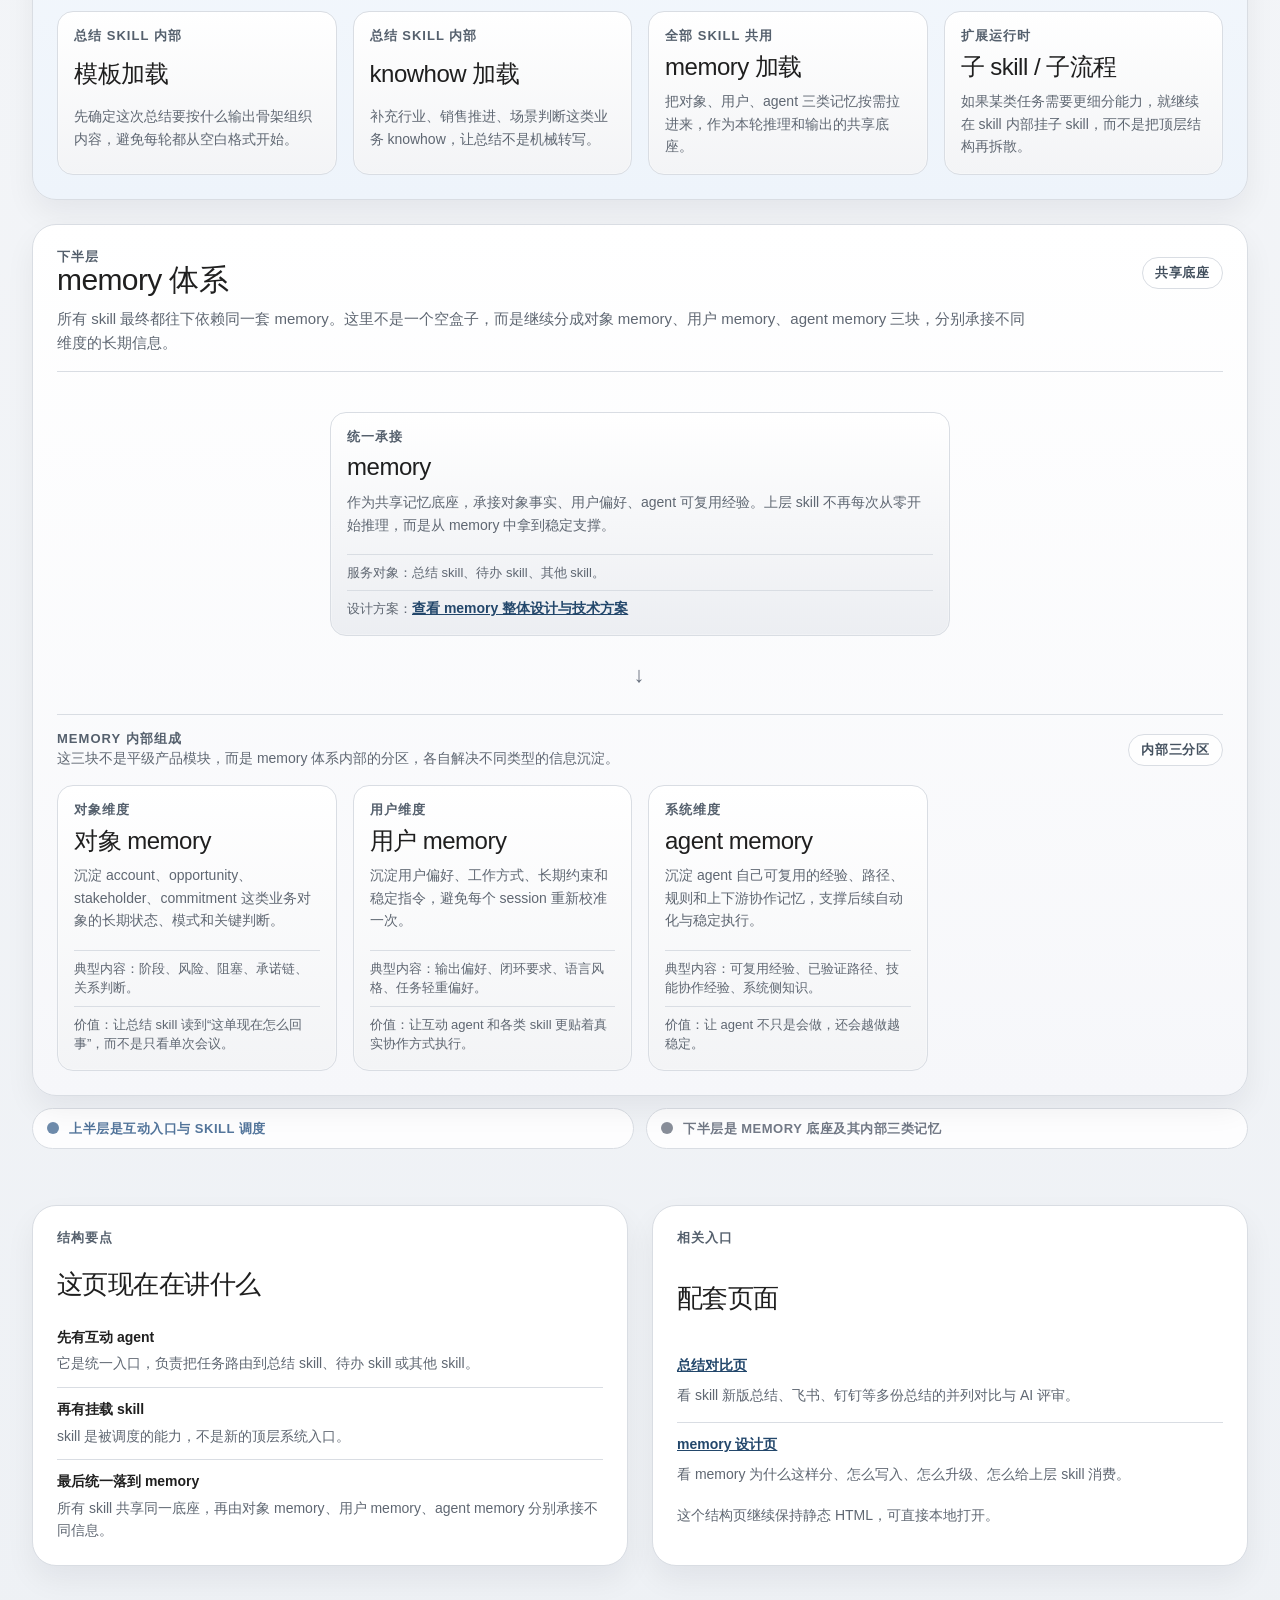
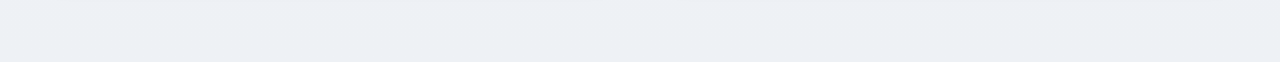
<file: tests/crm_meeting_summary/evals/index.html>
<!DOCTYPE html>
<html lang="zh-CN">
<head>
  <meta charset="UTF-8" />
  <meta name="viewport" content="width=device-width, initial-scale=1.0" />
  <title>CRM Meeting Summary 项目结构页</title>
  <link rel="icon" href="data:image/svg+xml,%3Csvg xmlns='http://www.w3.org/2000/svg' viewBox='0 0 64 64'%3E%3Crect width='64' height='64' rx='10' fill='%231a1a1a'/%3E%3Ctext x='32' y='41' text-anchor='middle' font-size='30' font-family='Arial,sans-serif' fill='%23ffffff'%3EC%3C/text%3E%3C/svg%3E" />
  <style>
    :root {
      --color-bg: #f3f4f6;
      --color-surface: #ffffff;
      --color-surface-soft: #f8f9fb;
      --color-text: #1f1f1f;
      --color-muted: #5f6772;
      --color-border: #d9dde3;
      --color-link: #23476b;
      --color-focus-ring: rgba(35, 71, 107, 0.18);
      --color-layer-1: #eef4fb;
      --color-layer-2: #f6f7fa;
      --color-node-1: #d9e8f7;
      --color-node-2: #eceef2;
      --color-node-2-sub: #f3f4f6;
      --radius-sm: 10px;
      --radius-md: 16px;
      --radius-lg: 24px;
      --space-1: 8px;
      --space-2: 12px;
      --space-3: 16px;
      --space-4: 24px;
      --space-5: 32px;
      --space-6: 40px;
      --space-7: 56px;
      --container-width: 1400px;
      --border: 1px solid var(--color-border);
      --shadow-card: 0 14px 30px rgba(17, 24, 39, 0.06);
      --font-sans: Arial, system-ui, -apple-system, "Segoe UI", Roboto, Helvetica, sans-serif;
    }

    * { box-sizing: border-box; }

    body {
      margin: 0;
      background: linear-gradient(180deg, #f7f8fa 0%, #eef1f5 100%);
      color: var(--color-text);
      font-family: var(--font-sans);
      -webkit-font-smoothing: antialiased;
    }

    a { color: inherit; }

    .nav {
      position: sticky;
      top: 0;
      z-index: 20;
      display: flex;
      align-items: center;
      justify-content: space-between;
      gap: var(--space-4);
      padding: var(--space-3) var(--space-5);
      background: rgba(255, 255, 255, 0.94);
      border-bottom: var(--border);
      backdrop-filter: blur(10px);
      box-shadow: 0 10px 24px rgba(17, 24, 39, 0.04);
    }

    .nav-brand {
      display: flex;
      align-items: center;
      gap: var(--space-2);
      min-width: 0;
    }

    .nav-mark {
      display: inline-flex;
      align-items: center;
      justify-content: center;
      width: 34px;
      height: 34px;
      border-radius: 9px;
      background: var(--color-text);
      color: #fff;
      font-size: 15px;
      font-weight: 700;
      flex: none;
    }

    .nav-title {
      font-size: 18px;
      line-height: 1.2;
      font-weight: 700;
      letter-spacing: 0.04em;
      text-transform: uppercase;
    }

    .nav-subtitle {
      margin-top: 2px;
      color: var(--color-muted);
      font-size: 12px;
      line-height: 1.2;
      letter-spacing: 0.08em;
      text-transform: uppercase;
    }

    .nav-links {
      display: flex;
      flex-wrap: wrap;
      justify-content: flex-end;
      gap: var(--space-3);
      font-size: 13px;
      line-height: 1.2;
      font-weight: 700;
      letter-spacing: 0.08em;
      text-transform: uppercase;
    }

    .nav-links a {
      color: var(--color-muted);
      text-decoration: none;
      border-radius: 6px;
    }

    .nav-links a:hover,
    .nav-links a:focus-visible,
    .cta-link:hover,
    .cta-link:focus-visible,
    .inline-link:hover,
    .inline-link:focus-visible {
      color: var(--color-link);
    }

    .nav-links a:focus-visible,
    .cta-link:focus-visible,
    .inline-link:focus-visible {
      outline: 2px solid var(--color-link);
      outline-offset: 3px;
      box-shadow: 0 0 0 4px var(--color-focus-ring);
    }

    .page {
      max-width: var(--container-width);
      margin: 0 auto;
      padding: var(--space-6) var(--space-5) 96px;
    }

    .hero {
      display: grid;
      grid-template-columns: minmax(0, 1.2fr) minmax(340px, 0.8fr);
      gap: var(--space-4);
      align-items: stretch;
      margin-bottom: var(--space-7);
    }

    .eyebrow,
    .section-label,
    .node-label,
    .summary-label,
    .legend-chip,
    .group-label {
      font-size: 13px;
      line-height: 1.2;
      font-weight: 700;
      letter-spacing: 0.08em;
      text-transform: uppercase;
    }

    .eyebrow,
    .section-label,
    .node-label,
    .summary-label,
    .group-label {
      color: #55606d;
    }

    h1, h2, h3, p, ul, li {
      margin: 0;
    }

    h1 {
      max-width: 860px;
      font-size: 46px;
      line-height: 1.06;
      font-weight: 400;
      letter-spacing: -0.03em;
      text-transform: uppercase;
    }

    .hero-copy,
    .hero-panel,
    .section-head,
    .diagram-stack,
    .diagram-layer,
    .diagram-lane,
    .node-grid,
    .legend,
    .summary-grid,
    .summary-card,
    .summary-list,
    .summary-item,
    .subsource-group,
    .subsource-grid {
      display: grid;
      gap: var(--space-3);
    }

    .hero-copy p,
    .hero-note,
    .section-head p,
    .node-copy,
    .node-meta,
    .summary-item,
    .support-text,
    .group-copy {
      color: var(--color-muted);
    }

    .hero-copy p {
      max-width: 760px;
      font-size: 18px;
      line-height: 1.5;
    }

    .cta-row {
      display: flex;
      flex-wrap: wrap;
      gap: var(--space-2);
      margin-top: var(--space-2);
    }

    .cta-link,
    .inline-link {
      width: fit-content;
      color: var(--color-link);
      font-size: 14px;
      line-height: 1.4;
      font-weight: 700;
      text-decoration: underline;
    }

    .hero-panel,
    .diagram-layer,
    .summary-card {
      background: var(--color-surface);
      border: var(--border);
      border-radius: var(--radius-lg);
      box-shadow: var(--shadow-card);
    }

    .hero-panel,
    .summary-card {
      padding: var(--space-4);
    }

    .hero-panel {
      align-content: start;
      background: linear-gradient(180deg, #ffffff 0%, #f7f9fc 100%);
    }

    .hero-value {
      font-size: 34px;
      line-height: 1.05;
      font-weight: 500;
      letter-spacing: -0.03em;
      color: #21384f;
    }

    .hero-metrics {
      display: grid;
      grid-template-columns: repeat(2, minmax(0, 1fr));
      gap: var(--space-2);
      margin-top: var(--space-1);
    }

    .metric-card {
      padding: var(--space-2);
      border-radius: var(--radius-md);
      border: var(--border);
      background: rgba(255, 255, 255, 0.88);
    }

    .metric-value {
      margin-top: 6px;
      font-size: 22px;
      line-height: 1.1;
      font-weight: 700;
      color: var(--color-text);
    }

    .metric-copy {
      margin-top: 6px;
      font-size: 13px;
      line-height: 1.45;
      color: var(--color-muted);
    }

    .section {
      padding-top: var(--space-7);
    }

    .section-head {
      margin-bottom: var(--space-4);
    }

    .section-head h2 {
      margin-top: var(--space-1);
      font-size: 32px;
      line-height: 1.12;
      font-weight: 400;
      letter-spacing: -0.02em;
    }

    .section-head p {
      max-width: 840px;
      font-size: 15px;
      line-height: 1.55;
    }

    .diagram-stack {
      gap: var(--space-4);
    }

    .diagram-layer {
      padding: var(--space-4);
      position: relative;
      overflow: hidden;
    }

    .diagram-layer.layer-1 { background: linear-gradient(180deg, #ffffff 0%, var(--color-layer-1) 100%); }
    .diagram-layer.layer-2 { background: linear-gradient(180deg, #ffffff 0%, var(--color-layer-2) 100%); }

    .diagram-layer::after {
      content: "";
      position: absolute;
      left: 50%;
      bottom: -30px;
      width: 2px;
      height: 30px;
      background: linear-gradient(180deg, rgba(95, 103, 114, 0.4) 0%, rgba(95, 103, 114, 0) 100%);
      transform: translateX(-50%);
    }

    .diagram-layer:last-child::after {
      display: none;
    }

    .diagram-head {
      display: grid;
      gap: 10px;
      margin-bottom: var(--space-4);
      padding-bottom: var(--space-3);
      border-bottom: var(--border);
    }

    .diagram-title-row {
      display: flex;
      flex-wrap: wrap;
      align-items: center;
      justify-content: space-between;
      gap: var(--space-3);
    }

    .diagram-title {
      font-size: 30px;
      line-height: 1.08;
      font-weight: 400;
      letter-spacing: -0.02em;
    }

    .diagram-badge {
      display: inline-flex;
      align-items: center;
      min-height: 32px;
      padding: 0 12px;
      border-radius: 999px;
      border: var(--border);
      background: rgba(255, 255, 255, 0.86);
      color: #44515f;
      font-size: 13px;
      line-height: 1.2;
      font-weight: 700;
      letter-spacing: 0.06em;
      text-transform: uppercase;
    }

    .diagram-copy {
      max-width: 980px;
      font-size: 15px;
      line-height: 1.6;
      color: var(--color-muted);
    }

    .diagram-lane {
      gap: var(--space-3);
    }

    .node-grid {
      grid-template-columns: repeat(4, minmax(0, 1fr));
      align-items: stretch;
    }

    .node-grid.three-col {
      grid-template-columns: repeat(3, minmax(0, 1fr));
    }

    .node-grid.one-col {
      grid-template-columns: minmax(0, 620px);
      justify-content: center;
    }

    .diagram-node {
      display: grid;
      gap: 10px;
      min-height: 100%;
      padding: var(--space-3);
      border-radius: var(--radius-md);
      border: var(--border);
      background: rgba(255, 255, 255, 0.86);
      box-shadow: inset 0 0 0 1px rgba(255,255,255,0.24);
    }

    .diagram-node.node-layer-1 { background: linear-gradient(180deg, #ffffff 0%, var(--color-node-1) 100%); }
    .diagram-node.node-layer-2 { background: linear-gradient(180deg, #ffffff 0%, var(--color-node-2) 100%); }
    .diagram-node.node-layer-2-sub { background: linear-gradient(180deg, #ffffff 0%, var(--color-node-2-sub) 100%); }

    .node-title {
      font-size: 24px;
      line-height: 1.12;
      font-weight: 400;
      letter-spacing: -0.02em;
    }

    .node-copy,
    .group-copy {
      font-size: 14px;
      line-height: 1.6;
    }

    .node-meta {
      display: grid;
      gap: 8px;
      margin-top: var(--space-1);
      font-size: 13px;
      line-height: 1.5;
    }

    .node-meta span {
      display: block;
      padding-top: 8px;
      border-top: var(--border);
    }

    .arrow-divider {
      display: flex;
      justify-content: center;
      align-items: center;
      margin-top: var(--space-2);
      color: #6a7280;
      font-size: 22px;
      line-height: 1;
      letter-spacing: 0.08em;
    }

    .subsource-group {
      margin-top: var(--space-2);
      padding-top: var(--space-3);
      border-top: var(--border);
      gap: var(--space-3);
    }

    .group-head {
      display: flex;
      flex-wrap: wrap;
      align-items: center;
      justify-content: space-between;
      gap: var(--space-2);
    }

    .subsource-grid {
      grid-template-columns: repeat(4, minmax(0, 1fr));
      gap: var(--space-3);
    }

    .legend {
      grid-template-columns: repeat(2, minmax(0, 1fr));
      gap: var(--space-2);
      margin-top: var(--space-2);
    }

    .legend-chip {
      display: flex;
      align-items: center;
      gap: 10px;
      padding: 12px 14px;
      border-radius: 999px;
      border: var(--border);
      background: rgba(255, 255, 255, 0.88);
      color: #44515f;
      letter-spacing: 0.04em;
    }

    .legend-chip::before {
      content: "";
      width: 12px;
      height: 12px;
      border-radius: 999px;
      background: currentColor;
      opacity: 0.85;
    }

    .legend-chip.layer-1 { color: #53759b; }
    .legend-chip.layer-2 { color: #727986; }

    .summary-grid {
      grid-template-columns: repeat(2, minmax(0, 1fr));
      gap: var(--space-4);
    }

    .summary-card h3 {
      margin-top: var(--space-1);
      font-size: 26px;
      line-height: 1.15;
      font-weight: 400;
      letter-spacing: -0.02em;
    }

    .summary-list {
      gap: var(--space-2);
      margin-top: var(--space-2);
    }

    .summary-item {
      display: grid;
      gap: 6px;
      padding-top: var(--space-2);
      border-top: var(--border);
      font-size: 14px;
      line-height: 1.55;
    }

    .summary-item:first-child {
      padding-top: 0;
      border-top: 0;
    }

    .summary-item strong {
      color: var(--color-text);
      font-size: 14px;
      line-height: 1.4;
    }

    .support-text {
      font-size: 14px;
      line-height: 1.55;
    }

    @media (max-width: 1220px) {
      .hero,
      .summary-grid,
      .node-grid,
      .node-grid.three-col,
      .subsource-grid,
      .legend {
        grid-template-columns: 1fr 1fr;
      }

      .hero {
        grid-template-columns: 1fr;
      }
    }

    @media (max-width: 860px) {
      .nav {
        flex-direction: column;
        align-items: flex-start;
        padding: var(--space-3) var(--space-4);
      }

      .nav-links {
        justify-content: flex-start;
      }

      .page {
        padding: var(--space-5) var(--space-4) 72px;
      }

      h1 {
        font-size: 34px;
      }

      .section-head h2,
      .diagram-title {
        font-size: 28px;
      }

      .hero-metrics,
      .node-grid,
      .node-grid.three-col,
      .subsource-grid,
      .legend,
      .summary-grid {
        grid-template-columns: 1fr;
      }

      .node-grid.one-col {
        grid-template-columns: 1fr;
      }
    }

    @media (max-width: 560px) {
      .page {
        padding: var(--space-4) var(--space-3) 56px;
      }

      .nav {
        padding: var(--space-3);
      }

      h1 {
        font-size: 28px;
      }

      .hero-panel,
      .diagram-layer,
      .summary-card {
        padding: var(--space-3);
      }
    }
  </style>
</head>
<body>
  <nav class="nav">
    <div class="nav-brand">
      <span class="nav-mark">C</span>
      <div>
        <div class="nav-title">CRM Meeting Summary</div>
        <div class="nav-subtitle">项目结构页</div>
      </div>
    </div>
    <div class="nav-links">
      <a href="#diagram">架构图</a>
      <a href="#positioning">页面定位</a>
      <a href="./test-result-dashboard.html">进入对比页</a>
    </div>
  </nav>

  <main class="page">
    <header class="hero">
      <section class="hero-copy">
        <div class="eyebrow">项目结构页</div>
        <h1>这页表达的是一个互动入口，下挂多个 skill，再统一落到 memory</h1>
        <p>顶层不是一排平级模块，而是互动 agent 先接任务。总结 skill、待办 skill、其他 skill 都挂在它下面。再往下是统一的 memory 体系，内部再分对象 memory、用户 memory、agent memory。</p>
        <div class="cta-row">
          <a class="cta-link" href="./test-result-dashboard.html">进入总结对比页</a>
        </div>
      </section>

      <aside class="hero-panel">
        <div class="summary-label">系统总览</div>
        <div class="hero-value">1 个互动入口，N 个挂载 skill，1 套 memory 底座</div>
        <p class="hero-note">重点不是列全模块名，而是把谁调度谁、谁依赖谁、memory 内部再怎么分层说清楚。这个结构里，skill 是能力挂件，memory 是共享底座。</p>
        <div class="hero-metrics">
          <article class="metric-card">
            <div class="summary-label">顶层入口</div>
            <div class="metric-value">互动 agent</div>
            <div class="metric-copy">先接任务，再决定本轮启用哪个 skill。</div>
          </article>
          <article class="metric-card">
            <div class="summary-label">底层共享</div>
            <div class="metric-value">memory</div>
            <div class="metric-copy">给总结、待办和其他 skill 提供统一记忆支撑。</div>
          </article>
        </div>
      </aside>
    </header>

    <section class="section" id="diagram">
      <div class="section-head">
        <div class="section-label">架构图</div>
        <h2>互动 agent 在上面编排 skill，memory 在下面承接长期支撑</h2>
        <p>上半部分表达调度关系，下半部分表达共享依赖。总结 skill 是当前最核心的一条链，它会继续加载模板、knowhow 和 memory；其他 skill 也走同样模式，只是加载内容不同。</p>
      </div>

      <div class="diagram-stack">
        <section class="diagram-layer layer-1">
          <div class="diagram-head">
            <div class="diagram-title-row">
              <div>
                <div class="section-label">上半层</div>
                <h3 class="diagram-title">互动 agent + 挂载 skill</h3>
              </div>
              <div class="diagram-badge">调度层</div>
            </div>
            <p class="diagram-copy">互动 agent 是唯一入口。它不自己吞掉全部业务逻辑，而是把不同任务分发给对应 skill。当前重点是总结 skill，后面待办 skill 和其他 skill 继续按同一挂载方式扩展。</p>
          </div>

          <div class="diagram-lane">
            <div class="node-grid one-col">
              <article class="diagram-node node-layer-1">
                <div class="node-label">唯一入口</div>
                <h3 class="node-title">互动 agent</h3>
                <p class="node-copy">统一接任务、理解上下文、决定本轮调哪个 skill，不把系统画成多个平级入口。</p>
                <div class="node-meta">
                  <span>作用：任务编排、上下文承接、技能路由。</span>
                  <span>边界：互动 agent 是入口，不替代 skill 本身的专门逻辑。</span>
                </div>
              </article>
            </div>

            <div class="arrow-divider">↓</div>

            <div class="node-grid three-col">
              <article class="diagram-node node-layer-1">
                <div class="node-label">并列能力</div>
                <h3 class="node-title">总结 skill</h3>
                <p class="node-copy">当前最核心的业务 skill，把会议输入变成销售可消费的总结输出。</p>
                <div class="node-meta">
                  <span>主链：输入理解 → 模板加载 → knowhow 加载 → memory 加载 → 生成总结。</span>
                  <span>特点：更重业务判断与表达质量，直接决定总结成品长什么样。</span>
                  <span>落地页：<a class="inline-link" href="./test-result-dashboard.html">进入总结对比页</a></span>
                </div>
              </article>

              <article class="diagram-node node-layer-1">
                <div class="node-label">并列能力</div>
                <h3 class="node-title">待办 skill</h3>
                <p class="node-copy">把会议里真正要推进的动作拆成 owner、前置条件、依赖和阻塞，不和总结 skill 混成一个东西。</p>
                <div class="node-meta">
                  <span>主链：任务抽取 → 优先级判断 → owner 归属 → 待办输出。</span>
                  <span>特点：更重动作闭环，而不是生成一篇可读总结。</span>
                  <span>依赖：也会消费 memory，不是独立于 memory 的旁路能力。</span>
                </div>
              </article>

              <article class="diagram-node node-layer-1">
                <div class="node-label">扩展能力</div>
                <h3 class="node-title">其他 skill</h3>
                <p class="node-copy">后续新增能力继续挂在这里，比如评审、诊断、复盘，不再每加一个能力就多画一层结构。</p>
                <div class="node-meta">
                  <span>原则：新增的是能力，不是新顶层。</span>
                  <span>运行方式：按任务只加载所需子 skill、上下文和 memory。</span>
                </div>
              </article>
            </div>

            <div class="subsource-group">
              <div class="group-head">
                <div>
                  <div class="group-label">skill 内部执行方式</div>
                  <p class="group-copy">上面三个 skill 不是裸跑。每个 skill 进入执行时，会继续往下加载本轮真正需要的模板、knowhow、memory 或其他子 skill。</p>
                </div>
                <div class="diagram-badge">按任务加载</div>
              </div>

              <div class="subsource-grid">
                <article class="diagram-node node-layer-2-sub">
                  <div class="node-label">总结 skill 内部</div>
                  <h3 class="node-title">模板加载</h3>
                  <p class="node-copy">先确定这次总结要按什么输出骨架组织内容，避免每轮都从空白格式开始。</p>
                </article>

                <article class="diagram-node node-layer-2-sub">
                  <div class="node-label">总结 skill 内部</div>
                  <h3 class="node-title">knowhow 加载</h3>
                  <p class="node-copy">补充行业、销售推进、场景判断这类业务 knowhow，让总结不是机械转写。</p>
                </article>

                <article class="diagram-node node-layer-2-sub">
                  <div class="node-label">全部 skill 共用</div>
                  <h3 class="node-title">memory 加载</h3>
                  <p class="node-copy">把对象、用户、agent 三类记忆按需拉进来，作为本轮推理和输出的共享底座。</p>
                </article>

                <article class="diagram-node node-layer-2-sub">
                  <div class="node-label">扩展运行时</div>
                  <h3 class="node-title">子 skill / 子流程</h3>
                  <p class="node-copy">如果某类任务需要更细分能力，就继续在 skill 内部挂子 skill，而不是把顶层结构再拆散。</p>
                </article>
              </div>
            </div>
          </div>
        </section>

        <section class="diagram-layer layer-2">
          <div class="diagram-head">
            <div class="diagram-title-row">
              <div>
                <div class="section-label">下半层</div>
                <h3 class="diagram-title">memory 体系</h3>
              </div>
              <div class="diagram-badge">共享底座</div>
            </div>
            <p class="diagram-copy">所有 skill 最终都往下依赖同一套 memory。这里不是一个空盒子，而是继续分成对象 memory、用户 memory、agent memory 三块，分别承接不同维度的长期信息。</p>
          </div>

          <div class="diagram-lane">
            <div class="node-grid one-col">
              <article class="diagram-node node-layer-2">
                <div class="node-label">统一承接</div>
                <h3 class="node-title">memory</h3>
                <p class="node-copy">作为共享记忆底座，承接对象事实、用户偏好、agent 可复用经验。上层 skill 不再每次从零开始推理，而是从 memory 中拿到稳定支撑。</p>
                <div class="node-meta">
                  <span>服务对象：总结 skill、待办 skill、其他 skill。</span>
                  <span>设计方案：<a class="inline-link" href="../../../memory/crm-meeting-summary/index.html">查看 memory 整体设计与技术方案</a></span>
                </div>
              </article>
            </div>

            <div class="arrow-divider">↓</div>

            <div class="subsource-group">
              <div class="group-head">
                <div>
                  <div class="group-label">memory 内部组成</div>
                  <p class="group-copy">这三块不是平级产品模块，而是 memory 体系内部的分区，各自解决不同类型的信息沉淀。</p>
                </div>
                <div class="diagram-badge">内部三分区</div>
              </div>

              <div class="subsource-grid">
                <article class="diagram-node node-layer-2-sub">
                  <div class="node-label">对象维度</div>
                  <h3 class="node-title">对象 memory</h3>
                  <p class="node-copy">沉淀 account、opportunity、stakeholder、commitment 这类业务对象的长期状态、模式和关键判断。</p>
                  <div class="node-meta">
                    <span>典型内容：阶段、风险、阻塞、承诺链、关系判断。</span>
                    <span>价值：让总结 skill 读到“这单现在怎么回事”，而不是只看单次会议。</span>
                  </div>
                </article>

                <article class="diagram-node node-layer-2-sub">
                  <div class="node-label">用户维度</div>
                  <h3 class="node-title">用户 memory</h3>
                  <p class="node-copy">沉淀用户偏好、工作方式、长期约束和稳定指令，避免每个 session 重新校准一次。</p>
                  <div class="node-meta">
                    <span>典型内容：输出偏好、闭环要求、语言风格、任务轻重偏好。</span>
                    <span>价值：让互动 agent 和各类 skill 更贴着真实协作方式执行。</span>
                  </div>
                </article>

                <article class="diagram-node node-layer-2-sub">
                  <div class="node-label">系统维度</div>
                  <h3 class="node-title">agent memory</h3>
                  <p class="node-copy">沉淀 agent 自己可复用的经验、路径、规则和上下游协作记忆，支撑后续自动化与稳定执行。</p>
                  <div class="node-meta">
                    <span>典型内容：可复用经验、已验证路径、技能协作经验、系统侧知识。</span>
                    <span>价值：让 agent 不只是会做，还会越做越稳定。</span>
                  </div>
                </article>
              </div>
            </div>
          </div>
        </section>
      </div>

      <div class="legend">
        <div class="legend-chip layer-1">上半层是互动入口与 skill 调度</div>
        <div class="legend-chip layer-2">下半层是 memory 底座及其内部三类记忆</div>
      </div>
    </section>

    <section class="section" id="positioning">
      <div class="summary-grid">
        <section class="summary-card">
          <div class="summary-label">结构要点</div>
          <h3>这页现在在讲什么</h3>
          <div class="summary-list">
            <div class="summary-item">
              <strong>先有互动 agent</strong>
              <span>它是统一入口，负责把任务路由到总结 skill、待办 skill 或其他 skill。</span>
            </div>
            <div class="summary-item">
              <strong>再有挂载 skill</strong>
              <span>skill 是被调度的能力，不是新的顶层系统入口。</span>
            </div>
            <div class="summary-item">
              <strong>最后统一落到 memory</strong>
              <span>所有 skill 共享同一底座，再由对象 memory、用户 memory、agent memory 分别承接不同信息。</span>
            </div>
          </div>
        </section>

        <aside class="summary-card">
          <div class="summary-label">相关入口</div>
          <h3>配套页面</h3>
          <div class="summary-list">
            <div class="summary-item">
              <strong><a class="inline-link" href="./test-result-dashboard.html">总结对比页</a></strong>
              <span>看 skill 新版总结、飞书、钉钉等多份总结的并列对比与 AI 评审。</span>
            </div>
            <div class="summary-item">
              <strong><a class="inline-link" href="../../../memory/crm-meeting-summary/index.html">memory 设计页</a></strong>
              <span>看 memory 为什么这样分、怎么写入、怎么升级、怎么给上层 skill 消费。</span>
            </div>
          </div>
          <p class="support-text">这个结构页继续保持静态 HTML，可直接本地打开。</p>
        </aside>
      </div>
    </section>
  </main>
</body>
</html>
</file>
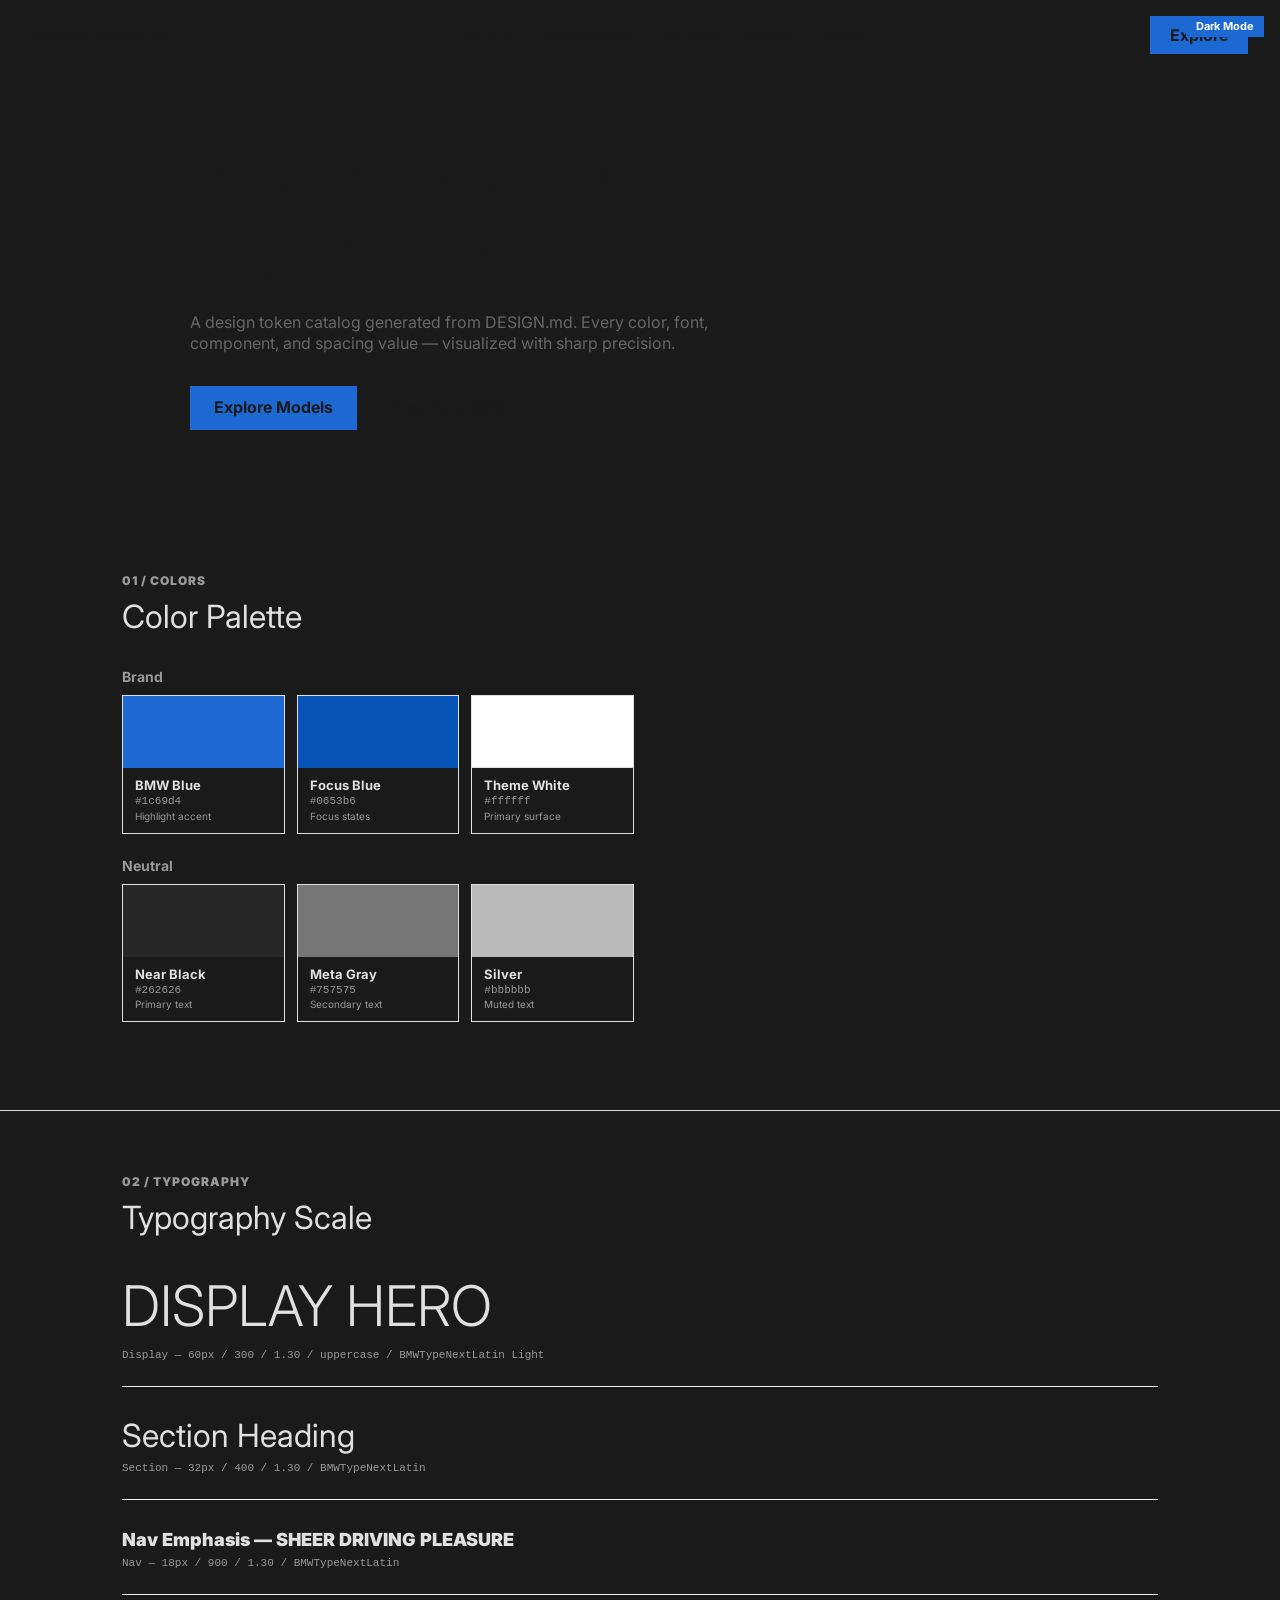
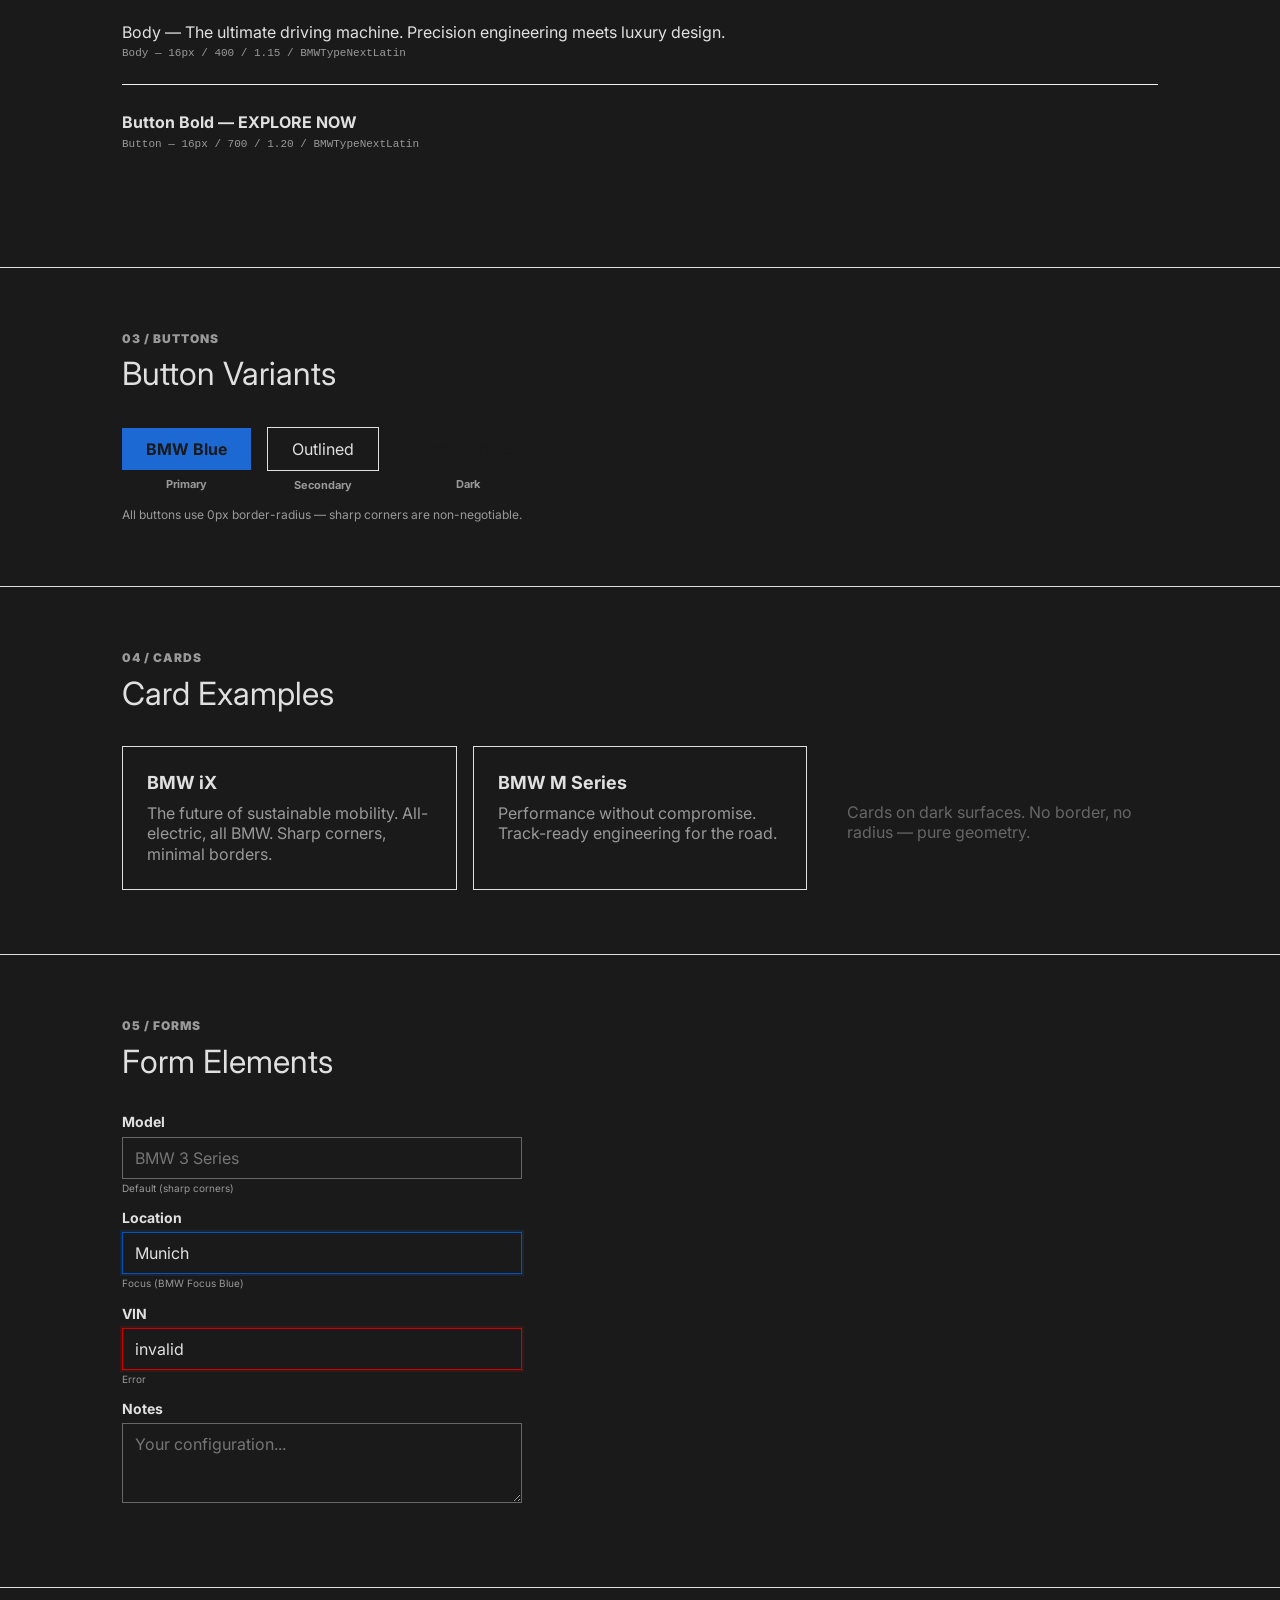
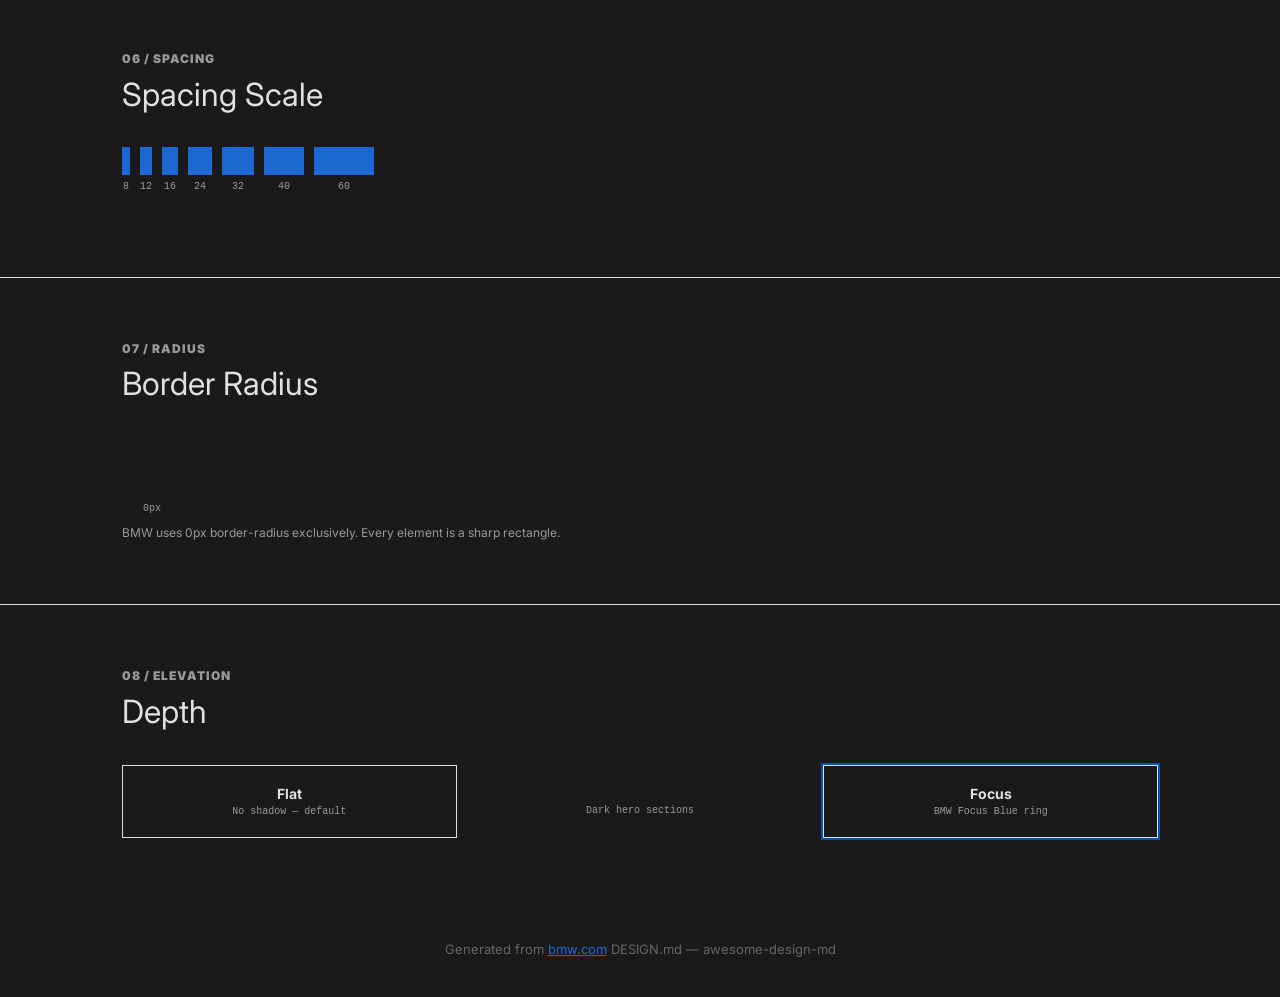
<file: design-md/bmw/preview-dark.html>
<!DOCTYPE html>
<html lang="en">
<head>
<meta charset="UTF-8">
<meta name="viewport" content="width=device-width, initial-scale=1.0">
<title>Design System Preview: BMW (Dark)</title>
<link rel="preconnect" href="https://fonts.googleapis.com">
<link rel="preconnect" href="https://fonts.gstatic.com" crossorigin>
<link href="https://fonts.googleapis.com/css2?family=Inter:wght@300;400;700;900&display=swap" rel="stylesheet">
<style>
  :root {
    --white: #1a1a1a; --black: #e0e0e0; --bmw-blue: #1c69d4; --focus-blue: #0653b6;
    --meta: #999999; --silver: #666666; --dark: #1a1a1a;
    --font: 'Inter', Helvetica, Arial, sans-serif;
  }
  * { margin:0; padding:0; box-sizing:border-box; }
  body { background:var(--white); color:var(--black); font-family:var(--font); font-size:16px; font-weight:400; line-height:1.15; -webkit-font-smoothing:antialiased; }

  .nav { position:sticky; top:0; z-index:100; display:flex; align-items:center; justify-content:space-between; padding:16px 32px; background:var(--dark); }
  .nav-brand { font-size:14px; font-weight:400; color:var(--white); text-decoration:none; }
  .nav-links { display:flex; gap:24px; list-style:none; }
  .nav-links a { font-size:16px; font-weight:900; color:var(--white); text-decoration:none; line-height:1.30; transition:opacity 0.15s; }
  .nav-links a:hover { opacity:0.8; }
  .nav-cta { display:inline-block; background:var(--bmw-blue); color:var(--white); padding:10px 20px; font-size:16px; font-weight:700; text-decoration:none; border-radius:0; }

  .hero { padding:80px 32px; background:var(--dark); text-align:left; color:var(--white); }
  .hero-inner { max-width:900px; margin:0 auto; }
  .hero h1 { font-size:56px; font-weight:300; line-height:1.30; text-transform:uppercase; margin-bottom:16px; }
  .hero p { font-size:16px; font-weight:400; line-height:1.30; color:var(--silver); max-width:550px; margin-bottom:32px; }
  .hero-buttons { display:flex; gap:12px; }
  .btn-blue { display:inline-block; background:var(--bmw-blue); color:var(--white); padding:12px 24px; font-family:var(--font); font-size:16px; font-weight:700; text-decoration:none; border:none; cursor:pointer; border-radius:0; }
  .btn-outline { display:inline-block; background:transparent; color:var(--white); padding:12px 24px; border:1px solid var(--white); font-family:var(--font); font-size:16px; font-weight:400; text-decoration:none; cursor:pointer; border-radius:0; }

  .section { padding:64px 32px; max-width:1100px; margin:0 auto; }
  .section-label { font-size:12px; font-weight:900; color:var(--meta); text-transform:uppercase; letter-spacing:1px; margin-bottom:8px; }
  .section-title { font-size:32px; font-weight:400; line-height:1.30; margin-bottom:32px; }
  .section-divider { border:none; border-top:1px solid #e0e0e0; margin:0; }

  .color-grid { display:grid; grid-template-columns:repeat(auto-fill, minmax(150px,1fr)); gap:12px; margin-bottom:24px; }
  .color-swatch { overflow:hidden; border:1px solid #e0e0e0; }
  .color-swatch-block { height:72px; width:100%; }
  .color-swatch-info { padding:10px 12px; }
  .color-swatch-name { font-size:13px; font-weight:700; margin-bottom:2px; }
  .color-swatch-hex { font-size:11px; color:var(--meta); font-family:monospace; }
  .color-swatch-role { font-size:10px; color:var(--meta); margin-top:3px; }
  .color-group-label { font-size:14px; font-weight:700; color:var(--meta); margin:24px 0 10px; }

  .type-sample { margin-bottom:28px; padding-bottom:24px; border-bottom:1px solid #f0f0f0; }
  .type-sample:last-child { border-bottom:none; }
  .type-meta { font-size:11px; color:var(--meta); margin-top:6px; font-family:monospace; }

  .button-row { display:flex; gap:16px; flex-wrap:wrap; align-items:center; }
  .button-item { text-align:center; }
  .button-label { font-size:11px; font-weight:700; color:var(--meta); margin-top:8px; }

  .card-grid { display:grid; grid-template-columns:repeat(auto-fit, minmax(300px,1fr)); gap:16px; }
  .card { background:var(--white); border:1px solid #e0e0e0; padding:24px; }
  .card h3 { font-size:18px; font-weight:700; margin-bottom:8px; line-height:1.30; }
  .card p { font-size:16px; color:var(--meta); line-height:1.30; }

  .form-group { margin-bottom:16px; max-width:400px; }
  .form-label { display:block; font-size:14px; font-weight:700; margin-bottom:6px; }
  .form-input { width:100%; background:var(--white); color:var(--black); border:1px solid var(--silver); padding:10px 12px; font-family:var(--font); font-size:16px; outline:none; border-radius:0; }
  .form-input:focus { border-color:var(--focus-blue); box-shadow:0 0 0 2px rgba(6,83,182,0.2); }
  .form-input--focus { border-color:var(--focus-blue); box-shadow:0 0 0 2px rgba(6,83,182,0.2); }
  .form-input--error { border-color:#c00; box-shadow:0 0 0 2px rgba(204,0,0,0.2); }
  .form-textarea { width:100%; min-height:80px; background:var(--white); color:var(--black); border:1px solid var(--silver); padding:10px 12px; font-family:var(--font); font-size:16px; resize:vertical; outline:none; border-radius:0; }
  .form-state-label { font-size:10px; color:var(--meta); margin-top:4px; }

  .spacing-row { display:flex; align-items:flex-end; gap:10px; flex-wrap:wrap; margin-bottom:20px; }
  .spacing-item { text-align:center; }
  .spacing-block { background:var(--bmw-blue); margin-bottom:6px; height:28px; }
  .spacing-value { font-size:10px; color:var(--meta); font-family:monospace; }

  .radius-row { display:flex; gap:14px; flex-wrap:wrap; align-items:center; }
  .radius-item { text-align:center; }
  .radius-box { width:60px; height:60px; background:var(--dark); margin-bottom:6px; }
  .radius-label { font-size:10px; color:var(--meta); font-family:monospace; }

  .elevation-grid { display:grid; grid-template-columns:repeat(auto-fit, minmax(200px,1fr)); gap:16px; }
  .elevation-card { background:var(--white); border:1px solid #e0e0e0; padding:20px; text-align:center; }
  .elevation-label { font-size:14px; font-weight:700; margin-bottom:4px; }
  .elevation-desc { font-size:10px; color:var(--meta); font-family:monospace; }

  .footer { padding:40px 32px; text-align:center; background:var(--dark); color:var(--silver); font-size:13px; }
  .footer a { color:var(--bmw-blue); text-decoration:underline; }

  @media (max-width:768px) { .hero h1 { font-size:36px; } .nav-links { display:none; } .section { padding:48px 20px; } .card-grid { grid-template-columns:1fr; } }
</style>
</head>
<body>

<nav class="nav">
  <a class="nav-brand" href="#">awesome-design-md</a>
  <ul class="nav-links">
    <li><a href="#colors">Colors</a></li>
    <li><a href="#typography">Typography</a></li>
    <li><a href="#buttons">Buttons</a></li>
    <li><a href="#cards">Cards</a></li>
    <li><a href="#forms">Forms</a></li>
  </ul>
  <a class="nav-cta" href="#">Explore</a>
</nav>
<div style="position:fixed;top:16px;right:16px;z-index:200;background:#1c69d4;color:#ffffff;font-size:11px;font-weight:700;padding:4px 10px;">Dark Mode</div>

<section class="hero"><div class="hero-inner">
  <h1>Design System<br>Inspired by BMW</h1>
  <p>A design token catalog generated from DESIGN.md. Every color, font, component, and spacing value — visualized with sharp precision.</p>
  <div class="hero-buttons"><a class="btn-blue" href="#">Explore Models</a><a class="btn-outline" href="#">Find Your BMW</a></div>
</div></section>

<section class="section" id="colors">
  <div class="section-label">01 / Colors</div><h2 class="section-title">Color Palette</h2>
  <div class="color-group-label">Brand</div>
  <div class="color-grid">
    <div class="color-swatch"><div class="color-swatch-block" style="background:#1c69d4"></div><div class="color-swatch-info"><div class="color-swatch-name">BMW Blue</div><div class="color-swatch-hex">#1c69d4</div><div class="color-swatch-role">Highlight accent</div></div></div>
    <div class="color-swatch"><div class="color-swatch-block" style="background:#0653b6"></div><div class="color-swatch-info"><div class="color-swatch-name">Focus Blue</div><div class="color-swatch-hex">#0653b6</div><div class="color-swatch-role">Focus states</div></div></div>
    <div class="color-swatch"><div class="color-swatch-block" style="background:#ffffff; border-bottom:1px solid #e0e0e0"></div><div class="color-swatch-info"><div class="color-swatch-name">Theme White</div><div class="color-swatch-hex">#ffffff</div><div class="color-swatch-role">Primary surface</div></div></div>
  </div>
  <div class="color-group-label">Neutral</div>
  <div class="color-grid">
    <div class="color-swatch"><div class="color-swatch-block" style="background:#262626"></div><div class="color-swatch-info"><div class="color-swatch-name">Near Black</div><div class="color-swatch-hex">#262626</div><div class="color-swatch-role">Primary text</div></div></div>
    <div class="color-swatch"><div class="color-swatch-block" style="background:#757575"></div><div class="color-swatch-info"><div class="color-swatch-name">Meta Gray</div><div class="color-swatch-hex">#757575</div><div class="color-swatch-role">Secondary text</div></div></div>
    <div class="color-swatch"><div class="color-swatch-block" style="background:#bbbbbb"></div><div class="color-swatch-info"><div class="color-swatch-name">Silver</div><div class="color-swatch-hex">#bbbbbb</div><div class="color-swatch-role">Muted text</div></div></div>
  </div>
</section>

<hr class="section-divider">

<section class="section" id="typography">
  <div class="section-label">02 / Typography</div><h2 class="section-title">Typography Scale</h2>
  <div class="type-sample"><div style="font-size:56px; font-weight:300; line-height:1.30; text-transform:uppercase;">DISPLAY HERO</div><div class="type-meta">Display — 60px / 300 / 1.30 / uppercase / BMWTypeNextLatin Light</div></div>
  <div class="type-sample"><div style="font-size:32px; font-weight:400; line-height:1.30;">Section Heading</div><div class="type-meta">Section — 32px / 400 / 1.30 / BMWTypeNextLatin</div></div>
  <div class="type-sample"><div style="font-size:18px; font-weight:900; line-height:1.30;">Nav Emphasis — SHEER DRIVING PLEASURE</div><div class="type-meta">Nav — 18px / 900 / 1.30 / BMWTypeNextLatin</div></div>
  <div class="type-sample"><div style="font-size:16px; font-weight:400; line-height:1.15;">Body — The ultimate driving machine. Precision engineering meets luxury design.</div><div class="type-meta">Body — 16px / 400 / 1.15 / BMWTypeNextLatin</div></div>
  <div class="type-sample"><div style="font-size:16px; font-weight:700; line-height:1.20;">Button Bold — EXPLORE NOW</div><div class="type-meta">Button — 16px / 700 / 1.20 / BMWTypeNextLatin</div></div>
</section>

<hr class="section-divider">

<section class="section" id="buttons">
  <div class="section-label">03 / Buttons</div><h2 class="section-title">Button Variants</h2>
  <div class="button-row">
    <div class="button-item"><a class="btn-blue" href="#">BMW Blue</a><div class="button-label">Primary</div></div>
    <div class="button-item"><a class="btn-outline" style="color:var(--black); border-color:var(--black);" href="#">Outlined</a><div class="button-label">Secondary</div></div>
    <div class="button-item"><span style="display:inline-block; background:var(--dark); color:var(--white); padding:12px 24px; font-size:16px; font-weight:400;">Dark Surface</span><div class="button-label">Dark</div></div>
  </div>
  <p style="font-size:12px; color:var(--meta); margin-top:16px;">All buttons use 0px border-radius — sharp corners are non-negotiable.</p>
</section>

<hr class="section-divider">

<section class="section" id="cards">
  <div class="section-label">04 / Cards</div><h2 class="section-title">Card Examples</h2>
  <div class="card-grid">
    <div class="card"><h3>BMW iX</h3><p>The future of sustainable mobility. All-electric, all BMW. Sharp corners, minimal borders.</p></div>
    <div class="card"><h3>BMW M Series</h3><p>Performance without compromise. Track-ready engineering for the road.</p></div>
    <div class="card" style="background:var(--dark); color:var(--white); border:none;"><h3 style="color:var(--white);">Dark Variant</h3><p style="color:var(--silver);">Cards on dark surfaces. No border, no radius — pure geometry.</p></div>
  </div>
</section>

<hr class="section-divider">

<section class="section" id="forms">
  <div class="section-label">05 / Forms</div><h2 class="section-title">Form Elements</h2>
  <div class="form-group"><label class="form-label">Model</label><input class="form-input" type="text" placeholder="BMW 3 Series"><div class="form-state-label">Default (sharp corners)</div></div>
  <div class="form-group"><label class="form-label">Location</label><input class="form-input form-input--focus" type="text" value="Munich"><div class="form-state-label">Focus (BMW Focus Blue)</div></div>
  <div class="form-group"><label class="form-label">VIN</label><input class="form-input form-input--error" type="text" value="invalid"><div class="form-state-label">Error</div></div>
  <div class="form-group"><label class="form-label">Notes</label><textarea class="form-textarea" placeholder="Your configuration..."></textarea></div>
</section>

<hr class="section-divider">

<section class="section">
  <div class="section-label">06 / Spacing</div><h2 class="section-title">Spacing Scale</h2>
  <div class="spacing-row">
    <div class="spacing-item"><div class="spacing-block" style="width:8px"></div><div class="spacing-value">8</div></div>
    <div class="spacing-item"><div class="spacing-block" style="width:12px"></div><div class="spacing-value">12</div></div>
    <div class="spacing-item"><div class="spacing-block" style="width:16px"></div><div class="spacing-value">16</div></div>
    <div class="spacing-item"><div class="spacing-block" style="width:24px"></div><div class="spacing-value">24</div></div>
    <div class="spacing-item"><div class="spacing-block" style="width:32px"></div><div class="spacing-value">32</div></div>
    <div class="spacing-item"><div class="spacing-block" style="width:40px"></div><div class="spacing-value">40</div></div>
    <div class="spacing-item"><div class="spacing-block" style="width:60px"></div><div class="spacing-value">60</div></div>
  </div>
</section>

<hr class="section-divider">

<section class="section">
  <div class="section-label">07 / Radius</div><h2 class="section-title">Border Radius</h2>
  <div class="radius-row">
    <div class="radius-item"><div class="radius-box" style="border-radius:0px"></div><div class="radius-label">0px</div></div>
  </div>
  <p style="font-size:12px; color:var(--meta); margin-top:12px;">BMW uses 0px border-radius exclusively. Every element is a sharp rectangle.</p>
</section>

<hr class="section-divider">

<section class="section">
  <div class="section-label">08 / Elevation</div><h2 class="section-title">Depth</h2>
  <div class="elevation-grid">
    <div class="elevation-card"><div class="elevation-label">Flat</div><div class="elevation-desc">No shadow — default</div></div>
    <div class="elevation-card" style="background:var(--dark); color:var(--white); border:none;"><div class="elevation-label">Photography</div><div class="elevation-desc">Dark hero sections</div></div>
    <div class="elevation-card" style="box-shadow:0 0 0 2px var(--focus-blue);"><div class="elevation-label">Focus</div><div class="elevation-desc">BMW Focus Blue ring</div></div>
  </div>
</section>

<footer class="footer">Generated from <a href="https://www.bmw.com/">bmw.com</a> DESIGN.md — awesome-design-md</footer>

</body>
</html>
</file>
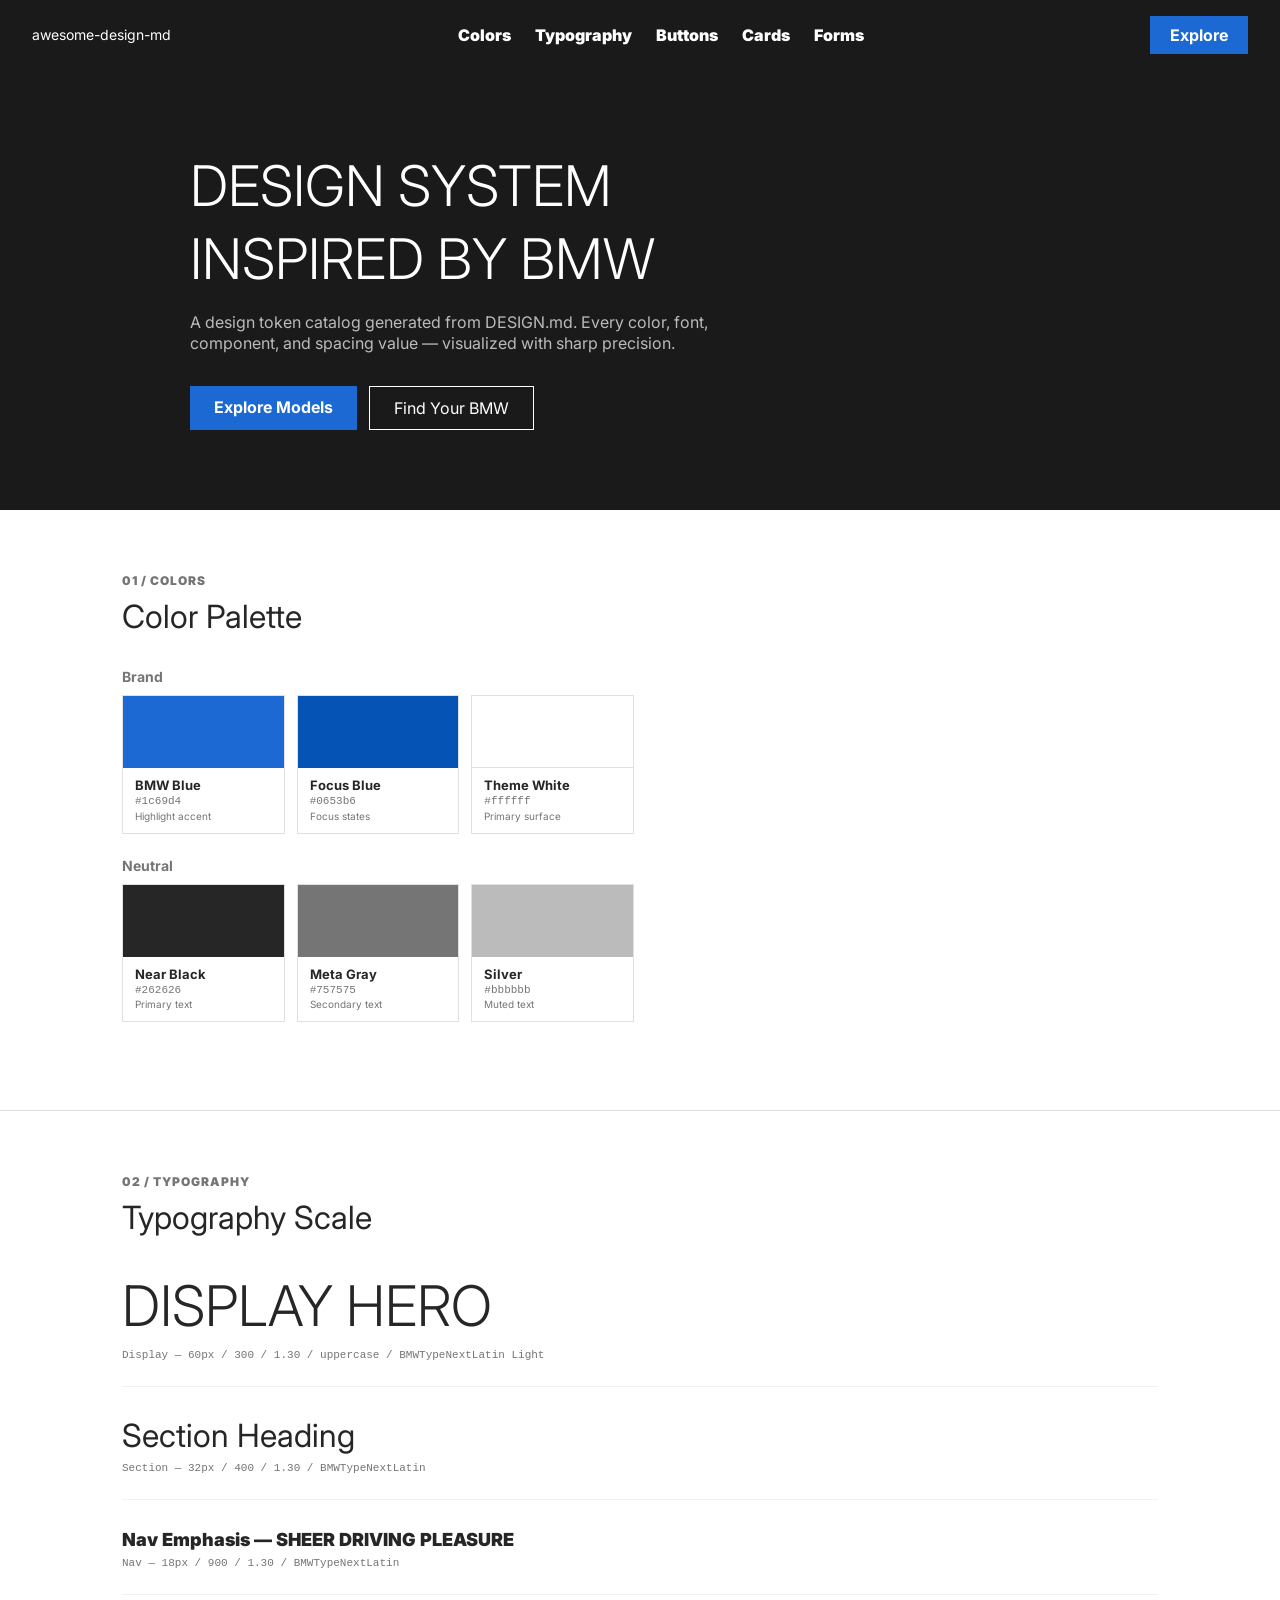
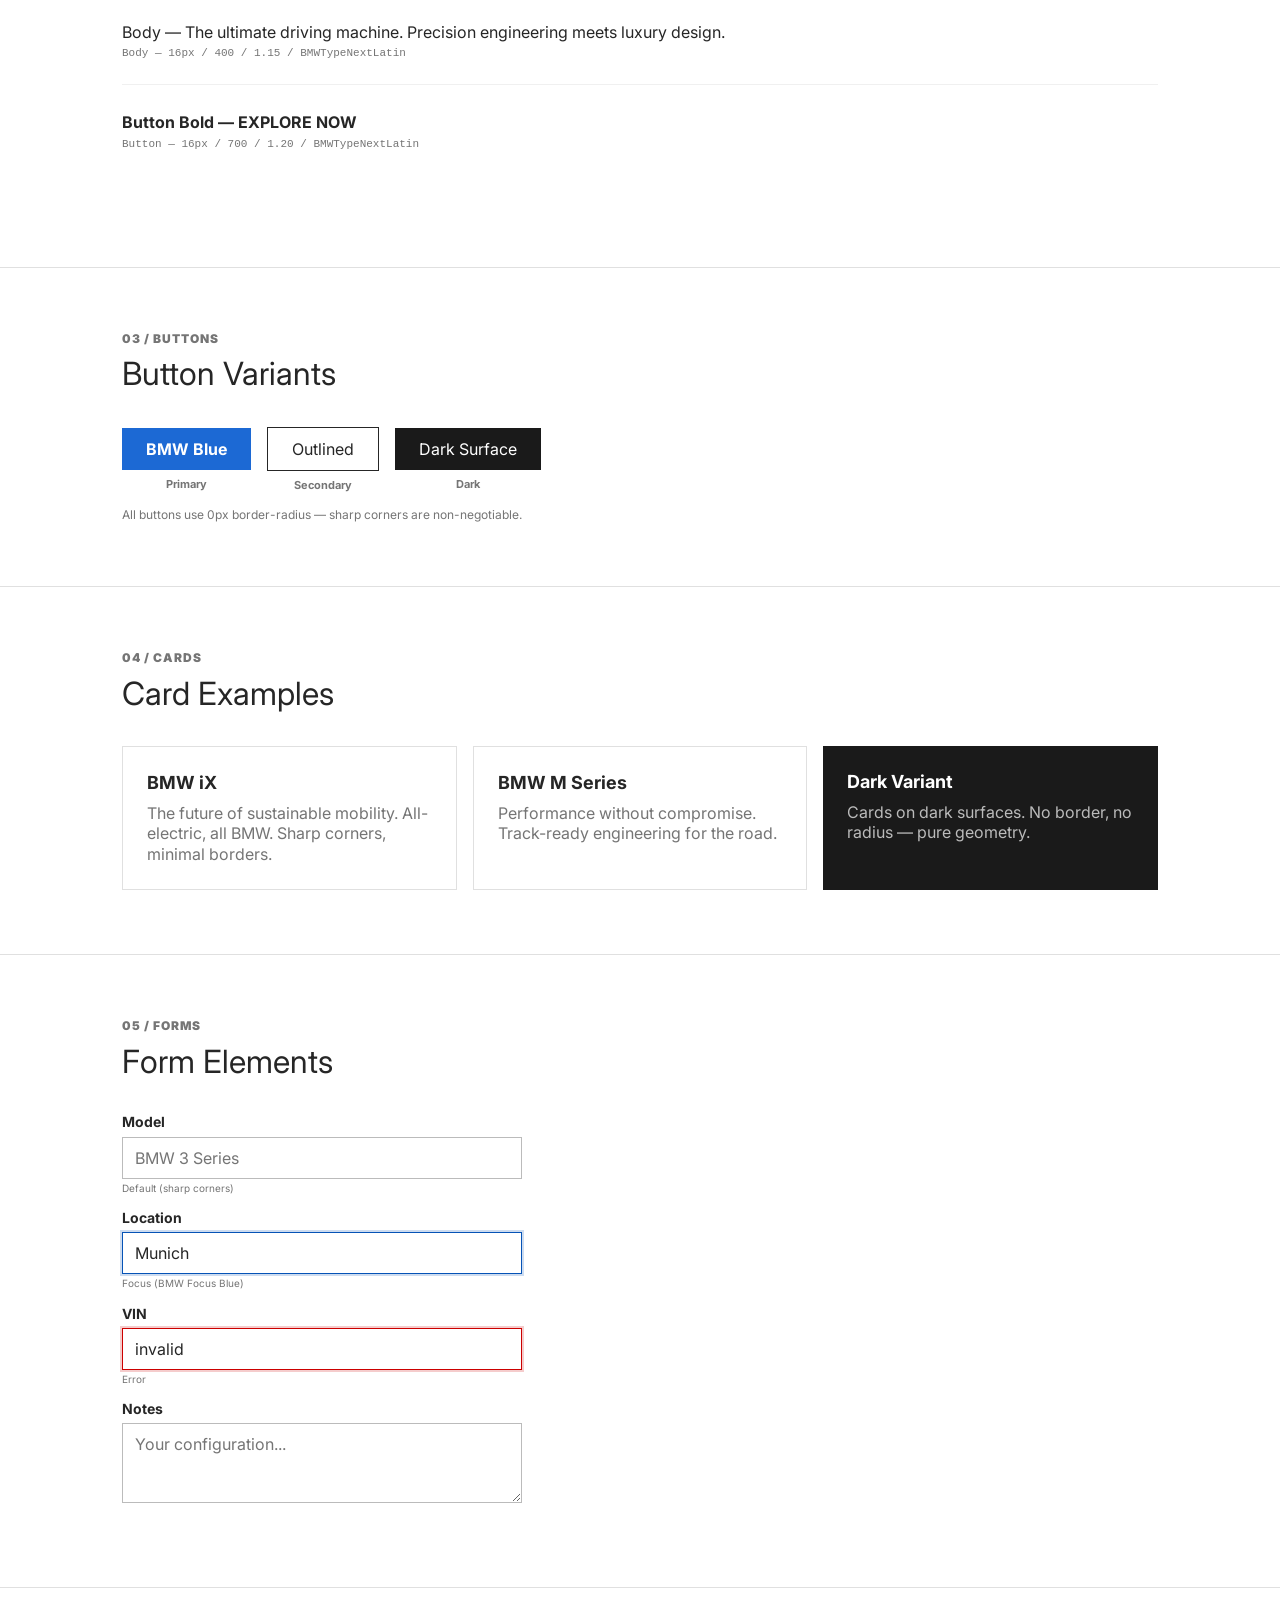
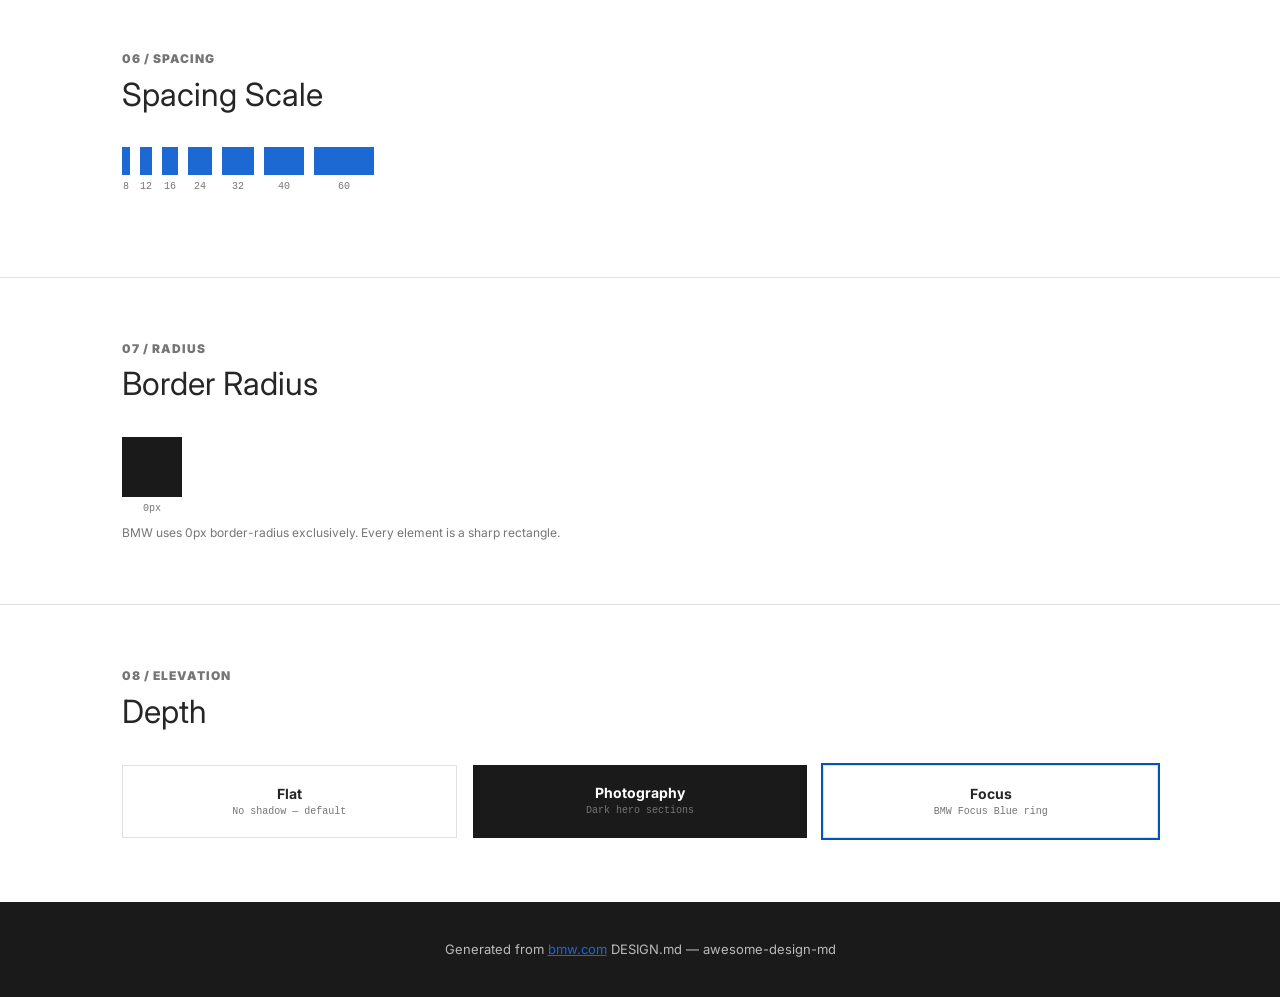
<file: design-md/bmw/preview.html>
<!DOCTYPE html>
<html lang="en">
<head>
<meta charset="UTF-8">
<meta name="viewport" content="width=device-width, initial-scale=1.0">
<title>Design System Preview: BMW (Light)</title>
<link rel="preconnect" href="https://fonts.googleapis.com">
<link rel="preconnect" href="https://fonts.gstatic.com" crossorigin>
<link href="https://fonts.googleapis.com/css2?family=Inter:wght@300;400;700;900&display=swap" rel="stylesheet">
<style>
  :root {
    --white: #ffffff; --black: #262626; --bmw-blue: #1c69d4; --focus-blue: #0653b6;
    --meta: #757575; --silver: #bbbbbb; --dark: #1a1a1a;
    --font: 'Inter', Helvetica, Arial, sans-serif;
  }
  * { margin:0; padding:0; box-sizing:border-box; }
  body { background:var(--white); color:var(--black); font-family:var(--font); font-size:16px; font-weight:400; line-height:1.15; -webkit-font-smoothing:antialiased; }

  .nav { position:sticky; top:0; z-index:100; display:flex; align-items:center; justify-content:space-between; padding:16px 32px; background:var(--dark); }
  .nav-brand { font-size:14px; font-weight:400; color:var(--white); text-decoration:none; }
  .nav-links { display:flex; gap:24px; list-style:none; }
  .nav-links a { font-size:16px; font-weight:900; color:var(--white); text-decoration:none; line-height:1.30; transition:opacity 0.15s; }
  .nav-links a:hover { opacity:0.8; }
  .nav-cta { display:inline-block; background:var(--bmw-blue); color:var(--white); padding:10px 20px; font-size:16px; font-weight:700; text-decoration:none; border-radius:0; }

  .hero { padding:80px 32px; background:var(--dark); text-align:left; color:var(--white); }
  .hero-inner { max-width:900px; margin:0 auto; }
  .hero h1 { font-size:56px; font-weight:300; line-height:1.30; text-transform:uppercase; margin-bottom:16px; }
  .hero p { font-size:16px; font-weight:400; line-height:1.30; color:var(--silver); max-width:550px; margin-bottom:32px; }
  .hero-buttons { display:flex; gap:12px; }
  .btn-blue { display:inline-block; background:var(--bmw-blue); color:var(--white); padding:12px 24px; font-family:var(--font); font-size:16px; font-weight:700; text-decoration:none; border:none; cursor:pointer; border-radius:0; }
  .btn-outline { display:inline-block; background:transparent; color:var(--white); padding:12px 24px; border:1px solid var(--white); font-family:var(--font); font-size:16px; font-weight:400; text-decoration:none; cursor:pointer; border-radius:0; }

  .section { padding:64px 32px; max-width:1100px; margin:0 auto; }
  .section-label { font-size:12px; font-weight:900; color:var(--meta); text-transform:uppercase; letter-spacing:1px; margin-bottom:8px; }
  .section-title { font-size:32px; font-weight:400; line-height:1.30; margin-bottom:32px; }
  .section-divider { border:none; border-top:1px solid #e0e0e0; margin:0; }

  .color-grid { display:grid; grid-template-columns:repeat(auto-fill, minmax(150px,1fr)); gap:12px; margin-bottom:24px; }
  .color-swatch { overflow:hidden; border:1px solid #e0e0e0; }
  .color-swatch-block { height:72px; width:100%; }
  .color-swatch-info { padding:10px 12px; }
  .color-swatch-name { font-size:13px; font-weight:700; margin-bottom:2px; }
  .color-swatch-hex { font-size:11px; color:var(--meta); font-family:monospace; }
  .color-swatch-role { font-size:10px; color:var(--meta); margin-top:3px; }
  .color-group-label { font-size:14px; font-weight:700; color:var(--meta); margin:24px 0 10px; }

  .type-sample { margin-bottom:28px; padding-bottom:24px; border-bottom:1px solid #f0f0f0; }
  .type-sample:last-child { border-bottom:none; }
  .type-meta { font-size:11px; color:var(--meta); margin-top:6px; font-family:monospace; }

  .button-row { display:flex; gap:16px; flex-wrap:wrap; align-items:center; }
  .button-item { text-align:center; }
  .button-label { font-size:11px; font-weight:700; color:var(--meta); margin-top:8px; }

  .card-grid { display:grid; grid-template-columns:repeat(auto-fit, minmax(300px,1fr)); gap:16px; }
  .card { background:var(--white); border:1px solid #e0e0e0; padding:24px; }
  .card h3 { font-size:18px; font-weight:700; margin-bottom:8px; line-height:1.30; }
  .card p { font-size:16px; color:var(--meta); line-height:1.30; }

  .form-group { margin-bottom:16px; max-width:400px; }
  .form-label { display:block; font-size:14px; font-weight:700; margin-bottom:6px; }
  .form-input { width:100%; background:var(--white); color:var(--black); border:1px solid var(--silver); padding:10px 12px; font-family:var(--font); font-size:16px; outline:none; border-radius:0; }
  .form-input:focus { border-color:var(--focus-blue); box-shadow:0 0 0 2px rgba(6,83,182,0.2); }
  .form-input--focus { border-color:var(--focus-blue); box-shadow:0 0 0 2px rgba(6,83,182,0.2); }
  .form-input--error { border-color:#c00; box-shadow:0 0 0 2px rgba(204,0,0,0.2); }
  .form-textarea { width:100%; min-height:80px; background:var(--white); color:var(--black); border:1px solid var(--silver); padding:10px 12px; font-family:var(--font); font-size:16px; resize:vertical; outline:none; border-radius:0; }
  .form-state-label { font-size:10px; color:var(--meta); margin-top:4px; }

  .spacing-row { display:flex; align-items:flex-end; gap:10px; flex-wrap:wrap; margin-bottom:20px; }
  .spacing-item { text-align:center; }
  .spacing-block { background:var(--bmw-blue); margin-bottom:6px; height:28px; }
  .spacing-value { font-size:10px; color:var(--meta); font-family:monospace; }

  .radius-row { display:flex; gap:14px; flex-wrap:wrap; align-items:center; }
  .radius-item { text-align:center; }
  .radius-box { width:60px; height:60px; background:var(--dark); margin-bottom:6px; }
  .radius-label { font-size:10px; color:var(--meta); font-family:monospace; }

  .elevation-grid { display:grid; grid-template-columns:repeat(auto-fit, minmax(200px,1fr)); gap:16px; }
  .elevation-card { background:var(--white); border:1px solid #e0e0e0; padding:20px; text-align:center; }
  .elevation-label { font-size:14px; font-weight:700; margin-bottom:4px; }
  .elevation-desc { font-size:10px; color:var(--meta); font-family:monospace; }

  .footer { padding:40px 32px; text-align:center; background:var(--dark); color:var(--silver); font-size:13px; }
  .footer a { color:var(--bmw-blue); text-decoration:underline; }

  @media (max-width:768px) { .hero h1 { font-size:36px; } .nav-links { display:none; } .section { padding:48px 20px; } .card-grid { grid-template-columns:1fr; } }
</style>
</head>
<body>

<nav class="nav">
  <a class="nav-brand" href="#">awesome-design-md</a>
  <ul class="nav-links">
    <li><a href="#colors">Colors</a></li>
    <li><a href="#typography">Typography</a></li>
    <li><a href="#buttons">Buttons</a></li>
    <li><a href="#cards">Cards</a></li>
    <li><a href="#forms">Forms</a></li>
  </ul>
  <a class="nav-cta" href="#">Explore</a>
</nav>

<section class="hero"><div class="hero-inner">
  <h1>Design System<br>Inspired by BMW</h1>
  <p>A design token catalog generated from DESIGN.md. Every color, font, component, and spacing value — visualized with sharp precision.</p>
  <div class="hero-buttons"><a class="btn-blue" href="#">Explore Models</a><a class="btn-outline" href="#">Find Your BMW</a></div>
</div></section>

<section class="section" id="colors">
  <div class="section-label">01 / Colors</div><h2 class="section-title">Color Palette</h2>
  <div class="color-group-label">Brand</div>
  <div class="color-grid">
    <div class="color-swatch"><div class="color-swatch-block" style="background:#1c69d4"></div><div class="color-swatch-info"><div class="color-swatch-name">BMW Blue</div><div class="color-swatch-hex">#1c69d4</div><div class="color-swatch-role">Highlight accent</div></div></div>
    <div class="color-swatch"><div class="color-swatch-block" style="background:#0653b6"></div><div class="color-swatch-info"><div class="color-swatch-name">Focus Blue</div><div class="color-swatch-hex">#0653b6</div><div class="color-swatch-role">Focus states</div></div></div>
    <div class="color-swatch"><div class="color-swatch-block" style="background:#ffffff; border-bottom:1px solid #e0e0e0"></div><div class="color-swatch-info"><div class="color-swatch-name">Theme White</div><div class="color-swatch-hex">#ffffff</div><div class="color-swatch-role">Primary surface</div></div></div>
  </div>
  <div class="color-group-label">Neutral</div>
  <div class="color-grid">
    <div class="color-swatch"><div class="color-swatch-block" style="background:#262626"></div><div class="color-swatch-info"><div class="color-swatch-name">Near Black</div><div class="color-swatch-hex">#262626</div><div class="color-swatch-role">Primary text</div></div></div>
    <div class="color-swatch"><div class="color-swatch-block" style="background:#757575"></div><div class="color-swatch-info"><div class="color-swatch-name">Meta Gray</div><div class="color-swatch-hex">#757575</div><div class="color-swatch-role">Secondary text</div></div></div>
    <div class="color-swatch"><div class="color-swatch-block" style="background:#bbbbbb"></div><div class="color-swatch-info"><div class="color-swatch-name">Silver</div><div class="color-swatch-hex">#bbbbbb</div><div class="color-swatch-role">Muted text</div></div></div>
  </div>
</section>

<hr class="section-divider">

<section class="section" id="typography">
  <div class="section-label">02 / Typography</div><h2 class="section-title">Typography Scale</h2>
  <div class="type-sample"><div style="font-size:56px; font-weight:300; line-height:1.30; text-transform:uppercase;">DISPLAY HERO</div><div class="type-meta">Display — 60px / 300 / 1.30 / uppercase / BMWTypeNextLatin Light</div></div>
  <div class="type-sample"><div style="font-size:32px; font-weight:400; line-height:1.30;">Section Heading</div><div class="type-meta">Section — 32px / 400 / 1.30 / BMWTypeNextLatin</div></div>
  <div class="type-sample"><div style="font-size:18px; font-weight:900; line-height:1.30;">Nav Emphasis — SHEER DRIVING PLEASURE</div><div class="type-meta">Nav — 18px / 900 / 1.30 / BMWTypeNextLatin</div></div>
  <div class="type-sample"><div style="font-size:16px; font-weight:400; line-height:1.15;">Body — The ultimate driving machine. Precision engineering meets luxury design.</div><div class="type-meta">Body — 16px / 400 / 1.15 / BMWTypeNextLatin</div></div>
  <div class="type-sample"><div style="font-size:16px; font-weight:700; line-height:1.20;">Button Bold — EXPLORE NOW</div><div class="type-meta">Button — 16px / 700 / 1.20 / BMWTypeNextLatin</div></div>
</section>

<hr class="section-divider">

<section class="section" id="buttons">
  <div class="section-label">03 / Buttons</div><h2 class="section-title">Button Variants</h2>
  <div class="button-row">
    <div class="button-item"><a class="btn-blue" href="#">BMW Blue</a><div class="button-label">Primary</div></div>
    <div class="button-item"><a class="btn-outline" style="color:var(--black); border-color:var(--black);" href="#">Outlined</a><div class="button-label">Secondary</div></div>
    <div class="button-item"><span style="display:inline-block; background:var(--dark); color:var(--white); padding:12px 24px; font-size:16px; font-weight:400;">Dark Surface</span><div class="button-label">Dark</div></div>
  </div>
  <p style="font-size:12px; color:var(--meta); margin-top:16px;">All buttons use 0px border-radius — sharp corners are non-negotiable.</p>
</section>

<hr class="section-divider">

<section class="section" id="cards">
  <div class="section-label">04 / Cards</div><h2 class="section-title">Card Examples</h2>
  <div class="card-grid">
    <div class="card"><h3>BMW iX</h3><p>The future of sustainable mobility. All-electric, all BMW. Sharp corners, minimal borders.</p></div>
    <div class="card"><h3>BMW M Series</h3><p>Performance without compromise. Track-ready engineering for the road.</p></div>
    <div class="card" style="background:var(--dark); color:var(--white); border:none;"><h3 style="color:var(--white);">Dark Variant</h3><p style="color:var(--silver);">Cards on dark surfaces. No border, no radius — pure geometry.</p></div>
  </div>
</section>

<hr class="section-divider">

<section class="section" id="forms">
  <div class="section-label">05 / Forms</div><h2 class="section-title">Form Elements</h2>
  <div class="form-group"><label class="form-label">Model</label><input class="form-input" type="text" placeholder="BMW 3 Series"><div class="form-state-label">Default (sharp corners)</div></div>
  <div class="form-group"><label class="form-label">Location</label><input class="form-input form-input--focus" type="text" value="Munich"><div class="form-state-label">Focus (BMW Focus Blue)</div></div>
  <div class="form-group"><label class="form-label">VIN</label><input class="form-input form-input--error" type="text" value="invalid"><div class="form-state-label">Error</div></div>
  <div class="form-group"><label class="form-label">Notes</label><textarea class="form-textarea" placeholder="Your configuration..."></textarea></div>
</section>

<hr class="section-divider">

<section class="section">
  <div class="section-label">06 / Spacing</div><h2 class="section-title">Spacing Scale</h2>
  <div class="spacing-row">
    <div class="spacing-item"><div class="spacing-block" style="width:8px"></div><div class="spacing-value">8</div></div>
    <div class="spacing-item"><div class="spacing-block" style="width:12px"></div><div class="spacing-value">12</div></div>
    <div class="spacing-item"><div class="spacing-block" style="width:16px"></div><div class="spacing-value">16</div></div>
    <div class="spacing-item"><div class="spacing-block" style="width:24px"></div><div class="spacing-value">24</div></div>
    <div class="spacing-item"><div class="spacing-block" style="width:32px"></div><div class="spacing-value">32</div></div>
    <div class="spacing-item"><div class="spacing-block" style="width:40px"></div><div class="spacing-value">40</div></div>
    <div class="spacing-item"><div class="spacing-block" style="width:60px"></div><div class="spacing-value">60</div></div>
  </div>
</section>

<hr class="section-divider">

<section class="section">
  <div class="section-label">07 / Radius</div><h2 class="section-title">Border Radius</h2>
  <div class="radius-row">
    <div class="radius-item"><div class="radius-box" style="border-radius:0px"></div><div class="radius-label">0px</div></div>
  </div>
  <p style="font-size:12px; color:var(--meta); margin-top:12px;">BMW uses 0px border-radius exclusively. Every element is a sharp rectangle.</p>
</section>

<hr class="section-divider">

<section class="section">
  <div class="section-label">08 / Elevation</div><h2 class="section-title">Depth</h2>
  <div class="elevation-grid">
    <div class="elevation-card"><div class="elevation-label">Flat</div><div class="elevation-desc">No shadow — default</div></div>
    <div class="elevation-card" style="background:var(--dark); color:var(--white); border:none;"><div class="elevation-label">Photography</div><div class="elevation-desc">Dark hero sections</div></div>
    <div class="elevation-card" style="box-shadow:0 0 0 2px var(--focus-blue);"><div class="elevation-label">Focus</div><div class="elevation-desc">BMW Focus Blue ring</div></div>
  </div>
</section>

<footer class="footer">Generated from <a href="https://www.bmw.com/">bmw.com</a> DESIGN.md — awesome-design-md</footer>

</body>
</html>
</file>
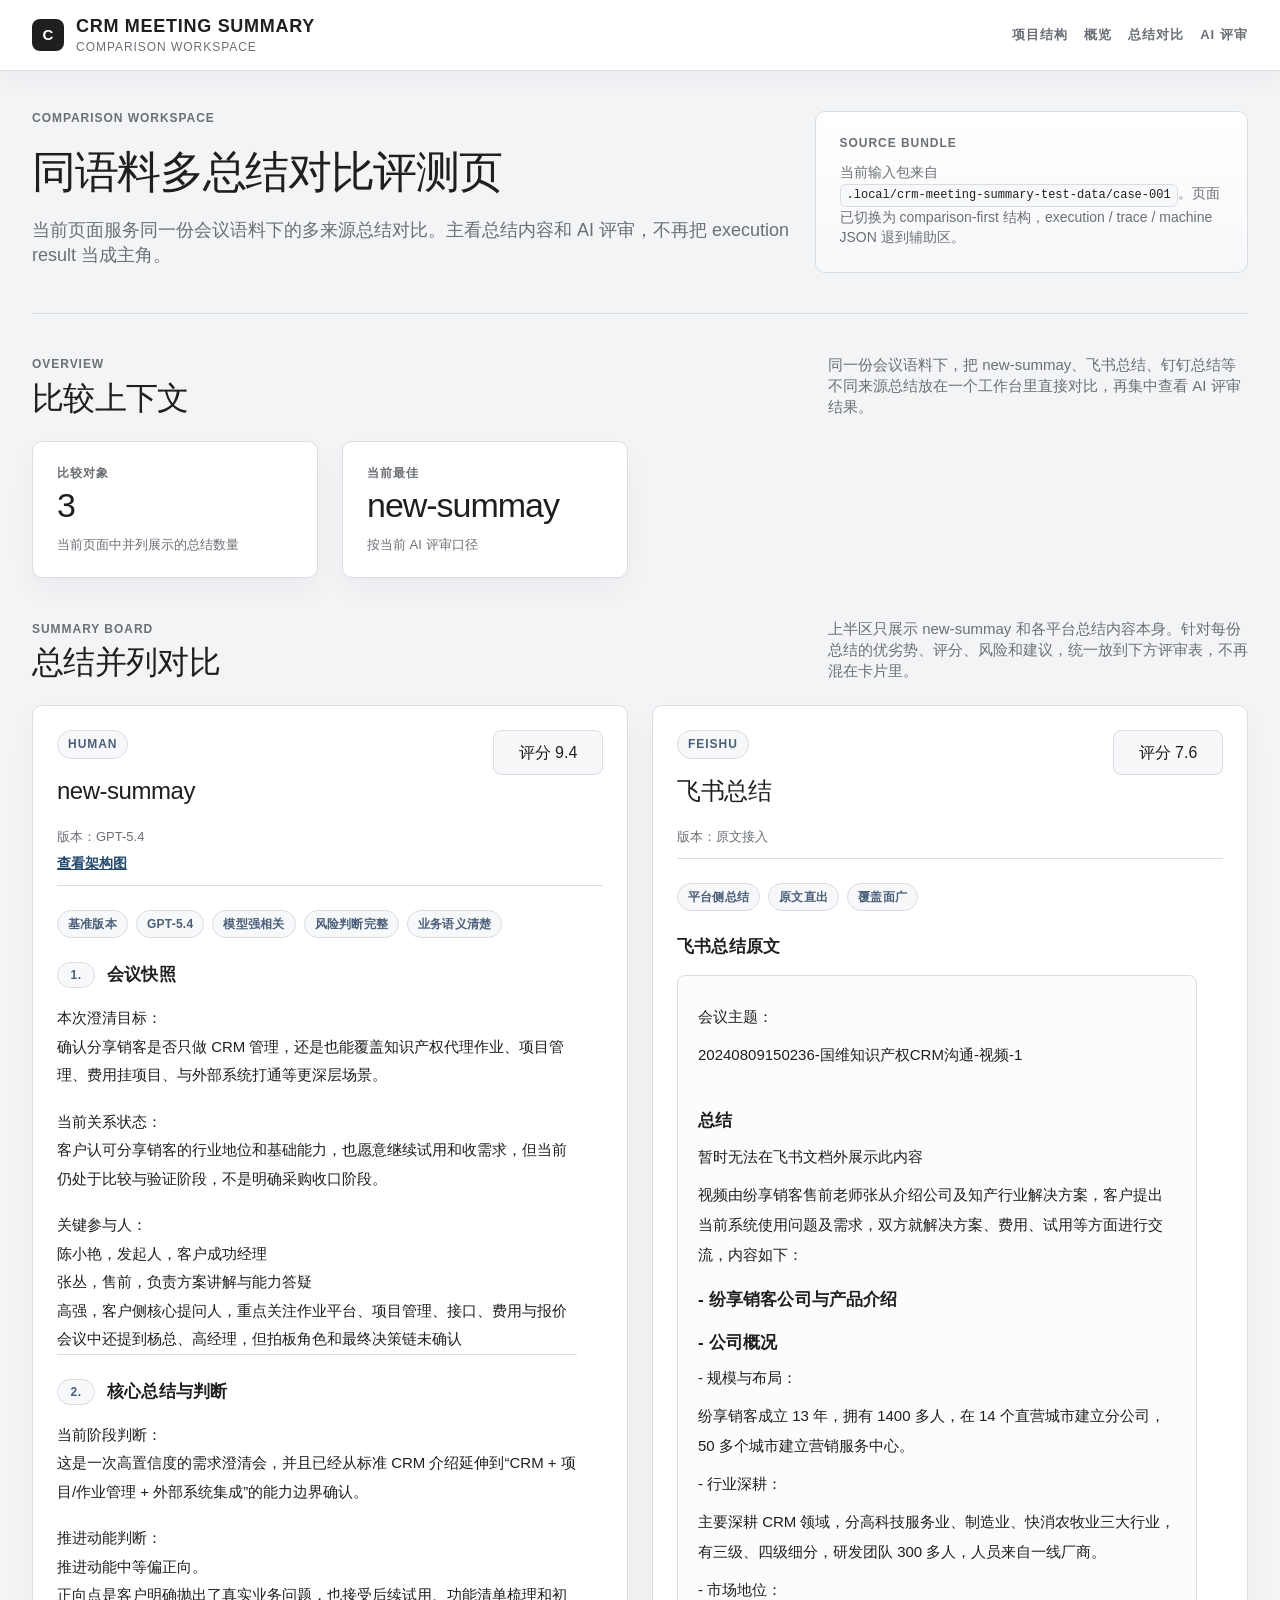
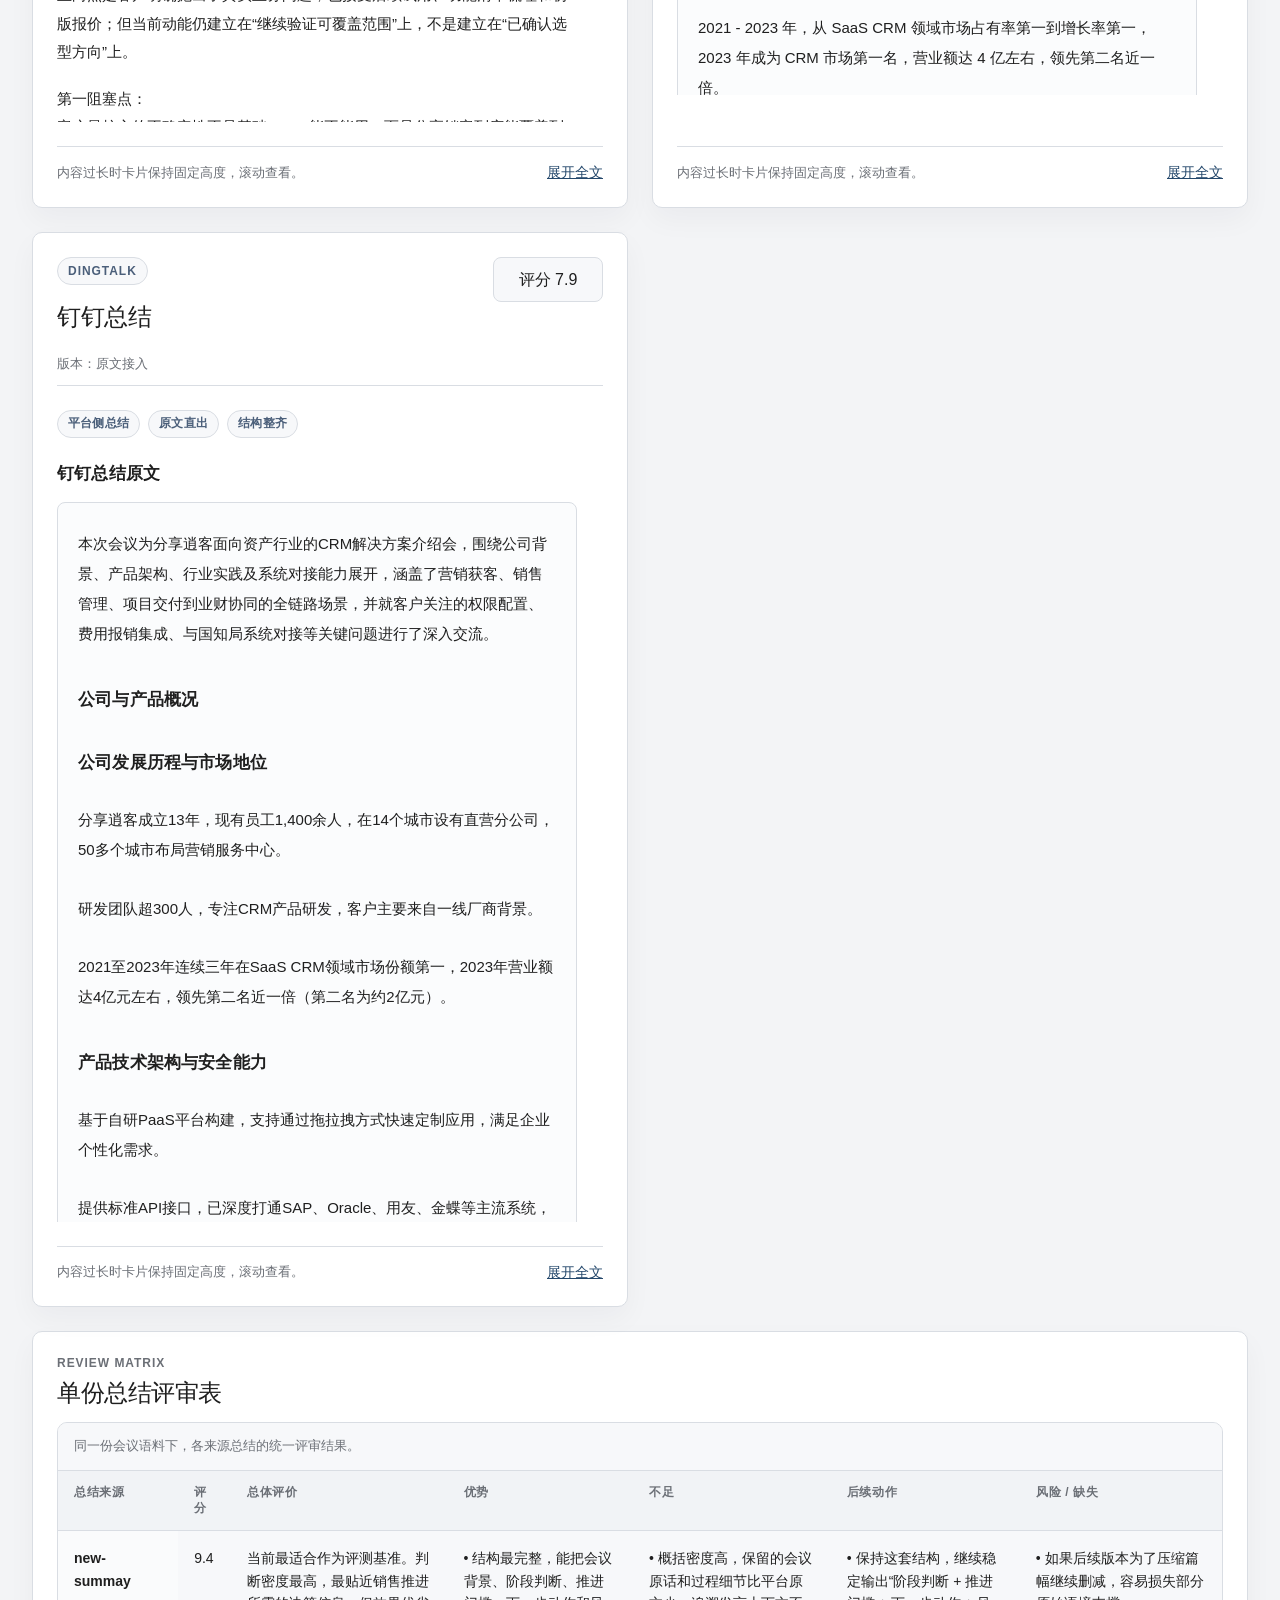
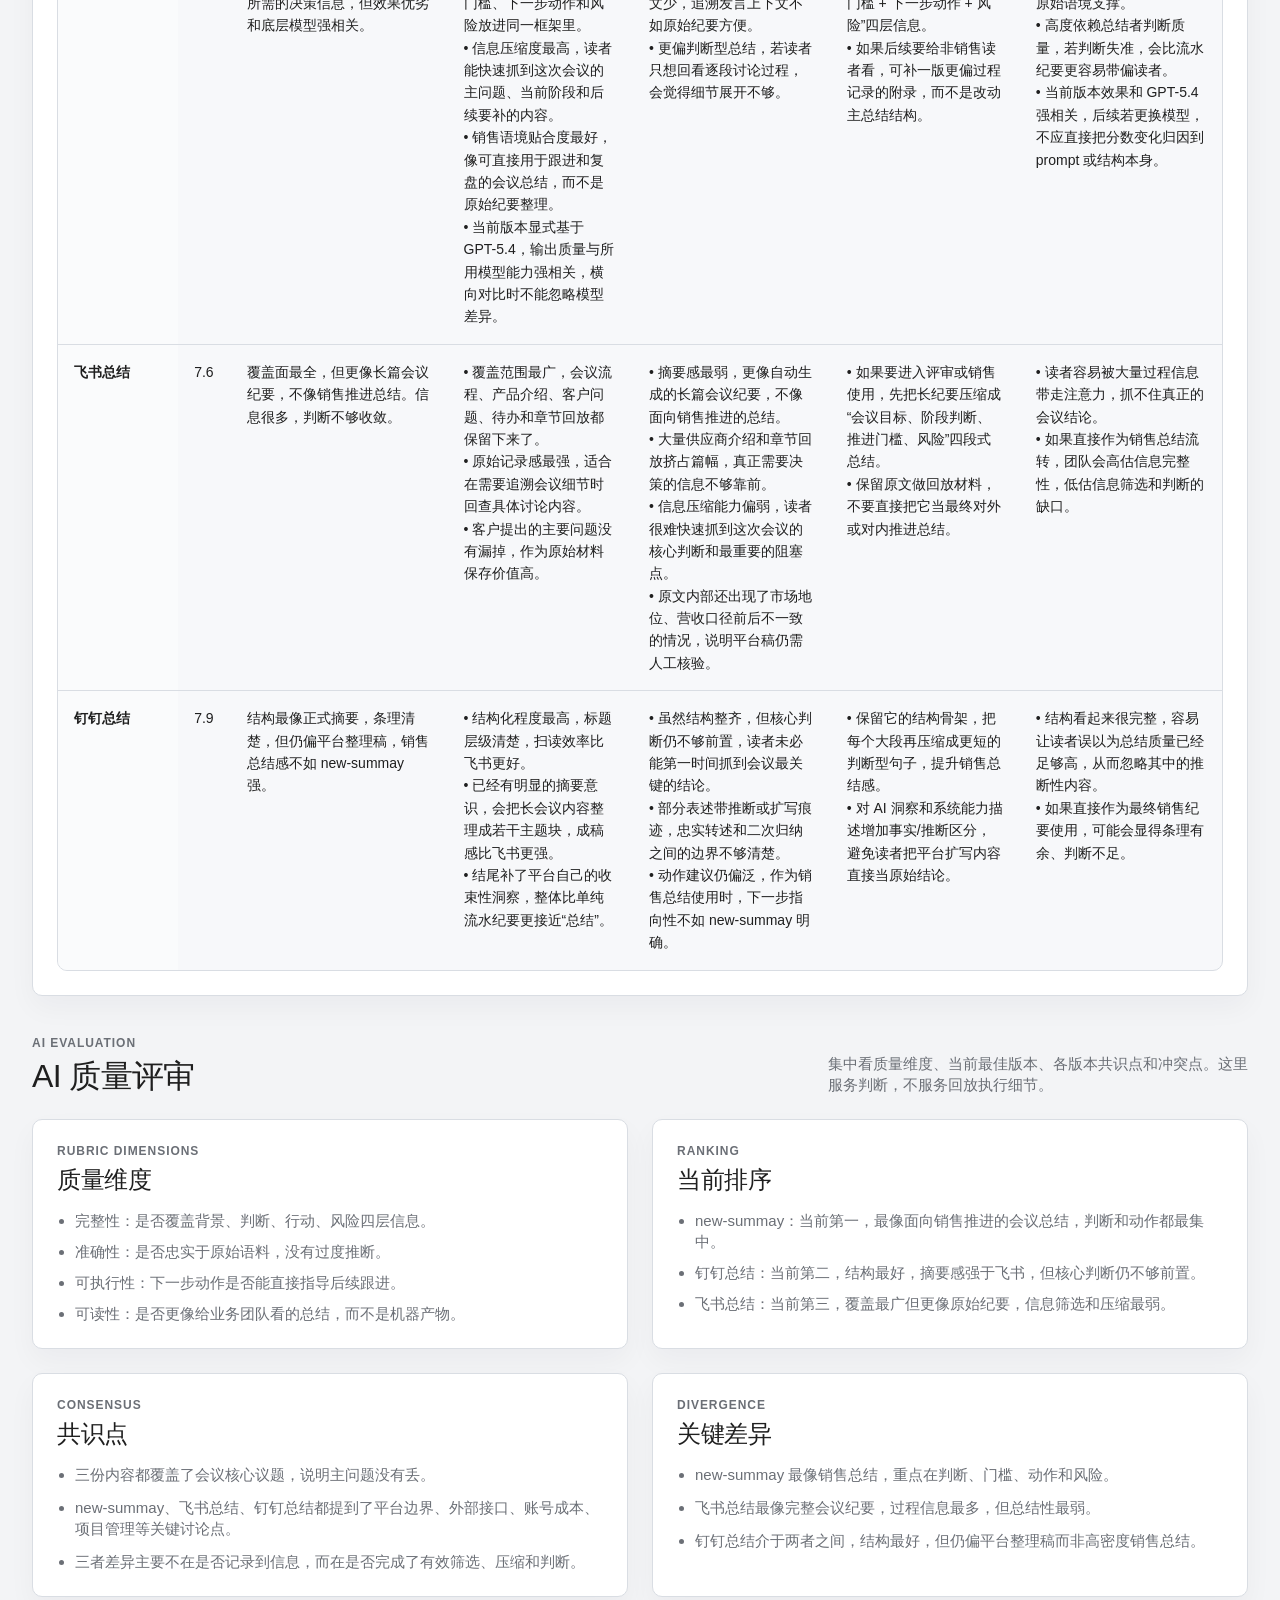
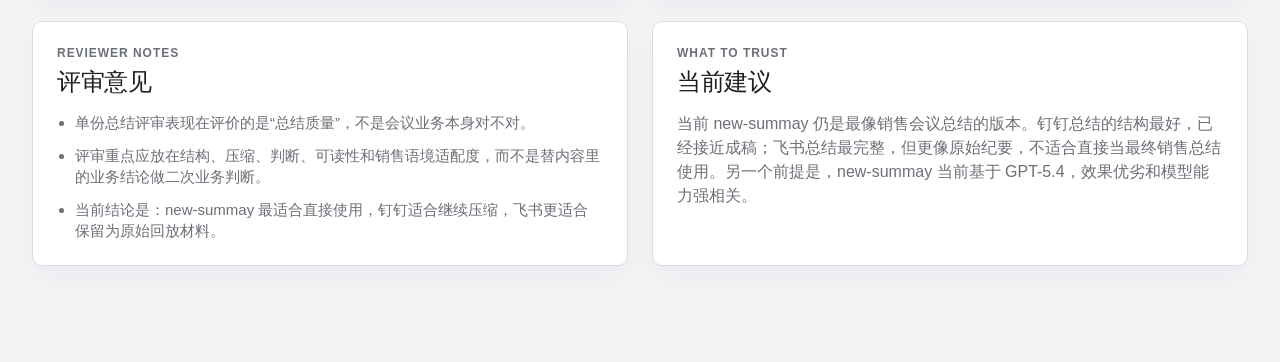
<file: tests/crm_meeting_summary/evals/test-result-dashboard.html>
<!DOCTYPE html>
<html lang="zh-CN">
<head>
  <meta charset="UTF-8" />
  <meta name="viewport" content="width=device-width, initial-scale=1.0" />
  <title>CRM Meeting Summary Comparison Workspace</title>
  <link rel="icon" href="data:image/svg+xml,%3Csvg xmlns='http://www.w3.org/2000/svg' viewBox='0 0 64 64'%3E%3Crect width='64' height='64' rx='10' fill='%231a1a1a'/%3E%3Ctext x='32' y='41' text-anchor='middle' font-size='30' font-family='Arial,sans-serif' fill='%23ffffff'%3EC%3C/text%3E%3C/svg%3E" />
  <link rel="stylesheet" href="./test-result-dashboard.css" />
</head>
<body>
  <nav class="nav">
    <div class="nav-brand">
      <span class="nav-mark">C</span>
      <div>
        <div class="nav-title">CRM Meeting Summary</div>
        <div class="nav-subtitle">Comparison Workspace</div>
      </div>
    </div>
    <div class="nav-links">
      <a href="./index.html">项目结构</a>
      <a href="#overview">概览</a>
      <a href="#summary-board">总结对比</a>
      <a href="#evaluation-board">AI 评审</a>
    </div>
  </nav>

  <main class="page">
    <header class="hero">
      <div class="hero-headline">
        <div class="eyebrow">Comparison Workspace</div>
        <h1>同语料多总结对比评测页</h1>
        <p id="hero-description"></p>
      </div>
      <div class="hero-panel">
        <div class="hero-panel-label">Source Bundle</div>
        <div class="hero-note" id="hero-note"></div>
      </div>
    </header>

    <section class="section" id="overview">
      <div class="section-head section-head-split">
        <div>
          <div class="section-label">Overview</div>
          <h2>比较上下文</h2>
        </div>
        <p>同一份会议语料下，把 new-summay、飞书总结、钉钉总结等不同来源总结放在一个工作台里直接对比，再集中查看 AI 评审结果。</p>
      </div>

      <div class="grid grid-4" id="overview-metrics"></div>
    </section>

    <section class="section" id="summary-board">
      <div class="section-head section-head-split">
        <div>
          <div class="section-label">Summary Board</div>
          <h2>总结并列对比</h2>
        </div>
        <p>上半区只展示 new-summay 和各平台总结内容本身。针对每份总结的优劣势、评分、风险和建议，统一放到下方评审表，不再混在卡片里。</p>
      </div>

      <div class="summary-grid" id="summary-cards"></div>

      <div class="section-grid-large">
        <section class="card card-section">
          <div class="card-kicker">Review Matrix</div>
          <h3>单份总结评审表</h3>
          <div class="review-table-wrap">
            <table class="review-table" id="summary-review-table">
              <caption>同一份会议语料下，各来源总结的统一评审结果。</caption>
              <thead>
                <tr>
                  <th scope="col">总结来源</th>
                  <th scope="col">评分</th>
                  <th scope="col">总体评价</th>
                  <th scope="col">优势</th>
                  <th scope="col">不足</th>
                  <th scope="col">后续动作</th>
                  <th scope="col">风险 / 缺失</th>
                </tr>
              </thead>
              <tbody id="summary-review-table-body"></tbody>
            </table>
          </div>
        </section>
      </div>
    </section>

    <section class="section" id="evaluation-board">
      <div class="section-head section-head-split">
        <div>
          <div class="section-label">AI Evaluation</div>
          <h2>AI 质量评审</h2>
        </div>
        <p>集中看质量维度、当前最佳版本、各版本共识点和冲突点。这里服务判断，不服务回放执行细节。</p>
      </div>

      <div class="grid grid-2">
        <section class="card card-section">
          <div class="card-kicker">Rubric Dimensions</div>
          <h3>质量维度</h3>
          <ul class="list list-compact" id="evaluation-dimensions-list"></ul>
        </section>
        <section class="card card-section">
          <div class="card-kicker">Ranking</div>
          <h3>当前排序</h3>
          <ul class="list list-compact" id="evaluation-ranking-list"></ul>
        </section>
      </div>

      <div class="grid grid-2 section-grid-large">
        <section class="card card-section">
          <div class="card-kicker">Consensus</div>
          <h3>共识点</h3>
          <ul class="list" id="consensus-list"></ul>
        </section>
        <section class="card card-section">
          <div class="card-kicker">Divergence</div>
          <h3>关键差异</h3>
          <ul class="list" id="divergence-list"></ul>
        </section>
      </div>

      <div class="grid grid-2 section-grid-large">
        <section class="card card-section">
          <div class="card-kicker">Reviewer Notes</div>
          <h3>评审意见</h3>
          <ul class="list" id="reviewer-notes-list"></ul>
        </section>
        <section class="card card-section">
          <div class="card-kicker">What To Trust</div>
          <h3>当前建议</h3>
          <p class="comparison-callout" id="evaluation-callout"></p>
        </section>
      </div>
    </section>
  </main>

  <script src="./test-result-dashboard.data.js"></script>
  <script src="./test-result-dashboard.js"></script>
</body>
</html>
</file>
<file: tests/crm_meeting_summary/evals/test-result-dashboard.css>
:root {
  --color-bg: #f3f4f6;
  --color-surface: #ffffff;
  --color-surface-alt: #f7f8fa;
  --color-text: #1f1f1f;
  --color-muted: #6b6f76;
  --color-subtle: #9aa0a8;
  --color-border: #d9dde3;
  --color-border-strong: #c6ccd4;
  --color-accent: #4b5f7a;
  --color-focus: #23476b;
  --color-focus-ring: rgba(35, 71, 107, 0.18);
  --color-success: #1f6f43;
  --color-warning: #916100;
  --color-danger: #9e2f2f;
  --font-sans: Arial, system-ui, -apple-system, "Segoe UI", Roboto, Helvetica, sans-serif;
  --font-mono: SFMono-Regular, Menlo, Monaco, Consolas, "Liberation Mono", "Courier New", monospace;
  --radius-sm: 8px;
  --radius-md: 10px;
  --space-1: 8px;
  --space-2: 12px;
  --space-3: 16px;
  --space-4: 24px;
  --space-5: 32px;
  --space-6: 40px;
  --space-7: 60px;
  --container-width: 1320px;
  --border: 1px solid var(--color-border);
}

* {
  box-sizing: border-box;
}

html {
  scroll-behavior: smooth;
}

@media (prefers-reduced-motion: reduce) {
  html {
    scroll-behavior: auto;
  }
}

body {
  margin: 0;
  background: var(--color-bg);
  color: var(--color-text);
  font-family: var(--font-sans);
  font-size: 16px;
  line-height: 1.3;
  -webkit-font-smoothing: antialiased;
}

a {
  color: inherit;
}

.nav-links a {
  text-decoration: none;
}
h1,
h2,
h3,
p,
ul,
dl,
dd,
dt {
  margin: 0;
}

.nav {
  position: sticky;
  top: 0;
  z-index: 20;
  display: flex;
  align-items: center;
  justify-content: space-between;
  gap: var(--space-4);
  padding: var(--space-3) var(--space-5);
  background: rgba(255, 255, 255, 0.96);
  border-bottom: var(--border);
  backdrop-filter: blur(10px);
  box-shadow: 0 10px 24px rgba(17, 24, 39, 0.04);
}

.nav-brand {
  display: flex;
  align-items: center;
  gap: var(--space-2);
  min-width: 0;
}

.nav-mark {
  display: inline-flex;
  align-items: center;
  justify-content: center;
  width: 32px;
  height: 32px;
  border-radius: var(--radius-sm);
  background: var(--color-text);
  color: var(--color-surface);
  font-size: 15px;
  font-weight: 700;
  flex: none;
}

.nav-title {
  font-size: 18px;
  font-weight: 700;
  line-height: 1.2;
  text-transform: uppercase;
  letter-spacing: 0.04em;
}

.nav-subtitle {
  margin-top: 2px;
  color: var(--color-muted);
  font-size: 12px;
  line-height: 1.2;
  text-transform: uppercase;
  letter-spacing: 0.08em;
}

.nav-links {
  display: flex;
  flex-wrap: wrap;
  justify-content: flex-end;
  gap: var(--space-3);
  font-size: 13px;
  font-weight: 700;
  line-height: 1.2;
  text-transform: uppercase;
  letter-spacing: 0.08em;
}

.nav-links a {
  color: var(--color-muted);
  border-radius: 6px;
}

.nav-links a:hover,
.nav-links a:focus-visible {
  color: var(--color-accent);
}

.nav-links a:focus-visible {
  outline: 2px solid var(--color-focus);
  outline-offset: 3px;
  box-shadow: 0 0 0 4px var(--color-focus-ring);
}

.page {
  max-width: var(--container-width);
  margin: 0 auto;
  padding: var(--space-6) var(--space-5) 96px;
}

.hero {
  display: grid;
  grid-template-columns: minmax(0, 1.4fr) minmax(320px, 0.8fr);
  gap: var(--space-4);
  align-items: stretch;
  padding: 0 0 var(--space-6);
  border-bottom: var(--border);
}

.hero-headline {
  display: grid;
  gap: var(--space-3);
}

.eyebrow,
.section-label,
.card-kicker,
.hero-panel-label,
.metric-label,
.meta-item dt,
.sub strong {
  font-size: 12px;
  line-height: 1.2;
  font-weight: 700;
  text-transform: uppercase;
  letter-spacing: 0.08em;
}

.eyebrow,
.section-label,
.card-kicker,
.hero-panel-label,
.metric-label,
.meta-item dt {
  color: var(--color-muted);
}

h1 {
  max-width: 900px;
  font-size: 44px;
  line-height: 1.12;
  font-weight: 400;
  letter-spacing: -0.03em;
  text-transform: uppercase;
}

.hero p,
.section-head p,
.hero-note,
.card p,
.list li,
.meta-item dd,
.sub p {
  color: var(--color-muted);
}

.hero p {
  max-width: 760px;
  font-size: 18px;
  line-height: 1.35;
}

.hero-panel {
  display: grid;
  gap: var(--space-2);
  padding: var(--space-4);
  background: linear-gradient(180deg, #ffffff 0%, #f7f8fa 100%);
  border: var(--border);
  border-radius: var(--radius-md);
}

.hero-note {
  font-size: 14px;
  line-height: 1.45;
}

.code-inline {
  display: inline-block;
  padding: 2px 6px;
  border: var(--border);
  border-radius: 6px;
  background: var(--color-surface-alt);
  color: var(--color-text);
  font-family: var(--font-mono);
  font-size: 12px;
}

.section {
  padding-top: var(--space-6);
}

.section-head {
  display: grid;
  gap: var(--space-2);
  margin-bottom: var(--space-4);
}

.section-head-split {
  grid-template-columns: minmax(0, 1fr) minmax(280px, 420px);
  align-items: end;
  gap: var(--space-4);
}

.section-head h2 {
  margin-top: var(--space-1);
  font-size: 32px;
  line-height: 1.15;
  font-weight: 400;
  letter-spacing: -0.02em;
}

.section-head p {
  font-size: 15px;
  line-height: 1.4;
}

.grid {
  display: grid;
  gap: var(--space-4);
}

.grid-2 {
  grid-template-columns: repeat(2, minmax(0, 1fr));
}

.grid-4 {
  grid-template-columns: repeat(4, minmax(0, 1fr));
}

.section-grid-large {
  margin-top: var(--space-4);
}

.panel-stack {
  display: grid;
  gap: var(--space-4);
}

.card {
  background: var(--color-surface);
  border: var(--border);
  border-radius: var(--radius-md);
  box-shadow: 0 12px 28px rgba(17, 24, 39, 0.04);
}

.card-section {
  padding: var(--space-4);
}

.metric-card {
  padding: var(--space-4);
}

.summary-grid {
  display: grid;
  grid-template-columns: repeat(2, minmax(0, 1fr));
  gap: var(--space-4);
  align-items: start;
}

.review-table-wrap {
  overflow-x: auto;
  border: var(--border);
  border-radius: var(--radius-md);
  background: var(--color-surface-alt);
}

.review-table {
  width: 100%;
  min-width: 1100px;
  border-collapse: collapse;
}

.review-table caption {
  padding: 14px 16px;
  border-bottom: var(--border);
  background: #f7f8fa;
  color: var(--color-muted);
  font-size: 13px;
  line-height: 1.45;
  text-align: left;
}

.review-table thead th {
  padding: 14px 16px;
  border-bottom: var(--border);
  background: #f1f3f6;
  color: var(--color-muted);
  font-size: 12px;
  line-height: 1.3;
  font-weight: 700;
  text-transform: uppercase;
  letter-spacing: 0.06em;
  text-align: left;
  vertical-align: top;
}

.review-table tbody th,
.review-table tbody td {
  padding: 16px;
  border-top: var(--border);
  color: var(--color-text);
  font-size: 14px;
  line-height: 1.6;
  text-align: left;
  vertical-align: top;
  white-space: pre-wrap;
}

.review-table tbody th {
  min-width: 120px;
  background: #fafbfc;
  font-weight: 700;
}

.review-table tbody tr:first-child th,
.review-table tbody tr:first-child td {
  border-top: 0;
}

.summary-card {
  display: grid;
  grid-template-rows: auto auto minmax(0, 1fr) auto;
  gap: var(--space-4);
  min-height: 100%;
}

.summary-card-header {
  display: flex;
  align-items: flex-start;
  justify-content: space-between;
  gap: var(--space-3);
  padding-bottom: var(--space-2);
  border-bottom: var(--border);
}

.summary-card-source {
  display: grid;
  gap: 8px;
  min-width: 0;
}

.summary-card-title {
  margin: 0;
  font-size: 30px;
  line-height: 1.08;
  font-weight: 500;
  letter-spacing: -0.03em;
}

.summary-card-version {
  color: var(--color-muted);
  font-size: 13px;
  line-height: 1.35;
}

.summary-card-source .card-kicker {
  display: inline-flex;
  width: fit-content;
  padding: 6px 10px;
  border: var(--border);
  border-radius: 999px;
  background: var(--color-surface-alt);
  color: var(--color-accent);
}

.summary-card-link {
  width: fit-content;
  color: var(--color-focus);
  font-size: 14px;
  font-weight: 700;
  line-height: 1.4;
  text-decoration: underline;
}

.summary-card-link:hover,
.summary-card-link:focus-visible {
  color: var(--color-accent);
}

.summary-card-link:focus-visible {
  outline: 2px solid var(--color-focus);
  outline-offset: 3px;
  box-shadow: 0 0 0 4px var(--color-focus-ring);
}

.summary-card-header .card-kicker {
  margin-bottom: 2px;
}

.summary-score {
  flex: none;
  min-width: 110px;
  padding: 12px 14px;
  border: var(--border);
  border-radius: var(--radius-sm);
  background: var(--color-surface-alt);
  color: var(--color-text);
  font-size: 16px;
  line-height: 1.2;
  text-align: center;
}

.summary-card .sub {
  gap: 16px;
  padding-top: 24px;
}

.summary-card .summary-section {
  gap: 16px;
}

.summary-section-heading {
  display: flex;
  align-items: center;
  gap: 12px;
}

.summary-section-index {
  display: inline-flex;
  align-items: center;
  justify-content: center;
  min-width: 38px;
  padding: 6px 10px;
  border-radius: 999px;
  background: var(--color-surface-alt);
  border: var(--border);
  color: var(--color-accent);
  font-size: 12px;
  line-height: 1;
  font-weight: 700;
  letter-spacing: 0.04em;
}

.summary-card .sub strong {
  color: var(--color-text);
  font-size: 17px;
  line-height: 1.45;
  font-weight: 800;
  letter-spacing: 0.01em;
}

.summary-card .sub p {
  max-width: none;
  color: var(--color-text);
  font-size: 15px;
  line-height: 1.9;
  white-space: pre-wrap;
}

.summary-rich-text {
  display: grid;
  gap: 18px;
}

.summary-rich-text p {
  margin: 0;
  max-width: none;
  color: var(--color-text);
  font-size: 16px;
  line-height: 2;
  white-space: normal;
}

.summary-body-limited {
  max-height: 760px;
  overflow: auto;
  padding-right: 16px;
  scrollbar-gutter: stable;
}

.summary-body-limited::-webkit-scrollbar {
  width: 10px;
}

.summary-body-limited::-webkit-scrollbar-track {
  background: transparent;
}

.summary-body-limited::-webkit-scrollbar-thumb {
  border: 2px solid transparent;
  border-radius: 999px;
  background: rgba(75, 95, 122, 0.28);
  background-clip: padding-box;
}

.summary-body-limited::-webkit-scrollbar-thumb:hover {
  background: rgba(75, 95, 122, 0.42);
  background-clip: padding-box;
}

.summary-body-expanded {
  max-height: none;
  overflow: visible;
  padding-right: 0;
}

.summary-card-footer {
  display: flex;
  align-items: center;
  justify-content: space-between;
  gap: var(--space-2);
  padding-top: var(--space-3);
  border-top: var(--border);
}

.summary-card-hint {
  color: var(--color-muted);
  font-size: 13px;
  line-height: 1.4;
}

.summary-raw-block {
  margin: 0;
  padding: 18px 20px;
  border: var(--border);
  border-radius: var(--radius-sm);
  background: #fbfcfd;
  color: var(--color-text);
}

.summary-raw-heading {
  margin-top: 18px;
  color: var(--color-text);
  font-size: 17px;
  line-height: 1.45;
  font-weight: 800;
  letter-spacing: 0.01em;
}

.summary-raw-heading:first-child {
  margin-top: 0;
}

.summary-raw-line {
  margin-top: 8px;
  color: var(--color-text);
  font-family: var(--font-sans);
  font-size: 15px;
  line-height: 2;
  white-space: pre-wrap;
  word-break: break-word;
  overflow-wrap: anywhere;
}

.summary-inline-toggle {
  padding: 0;
  border: 0;
  background: transparent;
  color: var(--color-focus);
  font: inherit;
  font-size: 14px;
  line-height: 1.4;
  text-decoration: underline;
  cursor: pointer;
}

.summary-inline-toggle:hover,
.summary-inline-toggle:focus-visible {
  color: var(--color-accent);
}

.summary-inline-toggle:focus-visible {
  outline: 2px solid var(--color-focus);
  outline-offset: 3px;
  box-shadow: 0 0 0 4px var(--color-focus-ring);
}

.tag-list {
  display: flex;
  flex-wrap: wrap;
  gap: var(--space-1);
  align-items: flex-start;
}

.tag-chip {
  display: inline-flex;
  align-items: center;
  flex: none;
  min-height: 28px;
  padding: 0 10px;
  border: var(--border);
  border-radius: 999px;
  background: var(--color-surface-alt);
  color: var(--color-accent);
  font-size: 12px;
  line-height: 1.2;
  font-weight: 700;
  letter-spacing: 0.02em;
}

.comparison-callout {
  max-width: 64ch;
  font-size: 16px;
  line-height: 1.5;
  color: var(--color-text);
}

.auxiliary-section .section-head p {
  max-width: 420px;
}

.auxiliary-card {
  background: linear-gradient(180deg, #ffffff 0%, #fbfbfc 100%);
}

.section-sublist {
  margin-top: var(--space-3);
}

.card h3 {
  margin-top: var(--space-1);
  margin-bottom: var(--space-3);
  font-size: 24px;
  line-height: 1.15;
  font-weight: 400;
  letter-spacing: -0.02em;
}

.metric-value {
  margin-top: var(--space-1);
  font-size: 34px;
  line-height: 1.05;
  font-weight: 400;
  letter-spacing: -0.03em;
}

.metric-help {
  margin-top: var(--space-2);
  color: var(--color-muted);
  font-size: 13px;
  line-height: 1.35;
}

.meta-grid {
  display: grid;
  gap: var(--space-3);
}

.meta-item {
  display: grid;
  gap: 6px;
  padding-top: var(--space-2);
  border-top: var(--border);
}

.meta-item:first-child {
  padding-top: 0;
  border-top: 0;
}

.meta-item dd {
  max-width: 62ch;
  font-size: 15px;
  line-height: 1.4;
}

.subgrid {
  display: grid;
  gap: var(--space-4);
}

.sub {
  display: grid;
  gap: var(--space-2);
  padding-top: var(--space-3);
  border-top: var(--border);
}

.sub:first-child {
  padding-top: 0;
  border-top: 0;
}

.sub strong {
  color: var(--color-text);
}

.sub p {
  max-width: 68ch;
  font-size: 15px;
  line-height: 1.45;
}

.sub-note {
  background: var(--color-surface-alt);
  border: var(--border);
  border-radius: var(--radius-sm);
  padding: var(--space-3);
}

.sub-note:first-child {
  border-top: var(--border);
}

.list {
  display: grid;
  gap: var(--space-2);
  padding-left: 18px;
}

.list li {
  max-width: 68ch;
  font-size: 15px;
  line-height: 1.4;
}

.list-compact {
  gap: 10px;
}

.mono {
  min-height: 160px;
  padding: var(--space-3);
  border: var(--border);
  border-radius: var(--radius-sm);
  background: var(--color-surface-alt);
  color: var(--color-text);
  font-family: var(--font-mono);
  font-size: 13px;
  line-height: 1.55;
  white-space: pre-wrap;
  word-break: break-word;
  overflow: auto;
}

.mono-large {
  min-height: 520px;
}

@media (max-width: 1180px) {
  .grid-4 {
    grid-template-columns: repeat(2, minmax(0, 1fr));
  }

  .summary-grid,
  .summary-detail-grid {
    grid-template-columns: 1fr;
  }

  .hero,
  .section-head-split {
    grid-template-columns: 1fr;
  }
}

@media (max-width: 820px) {
  .nav {
    flex-direction: column;
    align-items: flex-start;
    padding: var(--space-3) var(--space-4);
  }

  .nav-links {
    justify-content: flex-start;
  }

  .page {
    padding: var(--space-5) var(--space-4) 72px;
  }

  h1 {
    font-size: 34px;
  }

  .section-head h2 {
    font-size: 28px;
  }

  .grid-2,
  .grid-4,
  .summary-grid,
  .summary-detail-grid {
    grid-template-columns: 1fr;
  }

  .summary-card-header {
    flex-direction: column;
  }

  .summary-score {
    min-width: 0;
    width: 100%;
    text-align: left;
  }

  .review-table {
    min-width: 900px;
  }

  .metric-value {
    font-size: 30px;
  }

  .mono-large {
    min-height: 360px;
  }
}

@media (max-width: 560px) {
  .page {
    padding: var(--space-4) var(--space-3) 56px;
  }

  .nav {
    padding: var(--space-3);
  }

  h1 {
    font-size: 28px;
  }

  .card-section,
  .hero-panel {
    padding: var(--space-3);
  }
}
</file>
